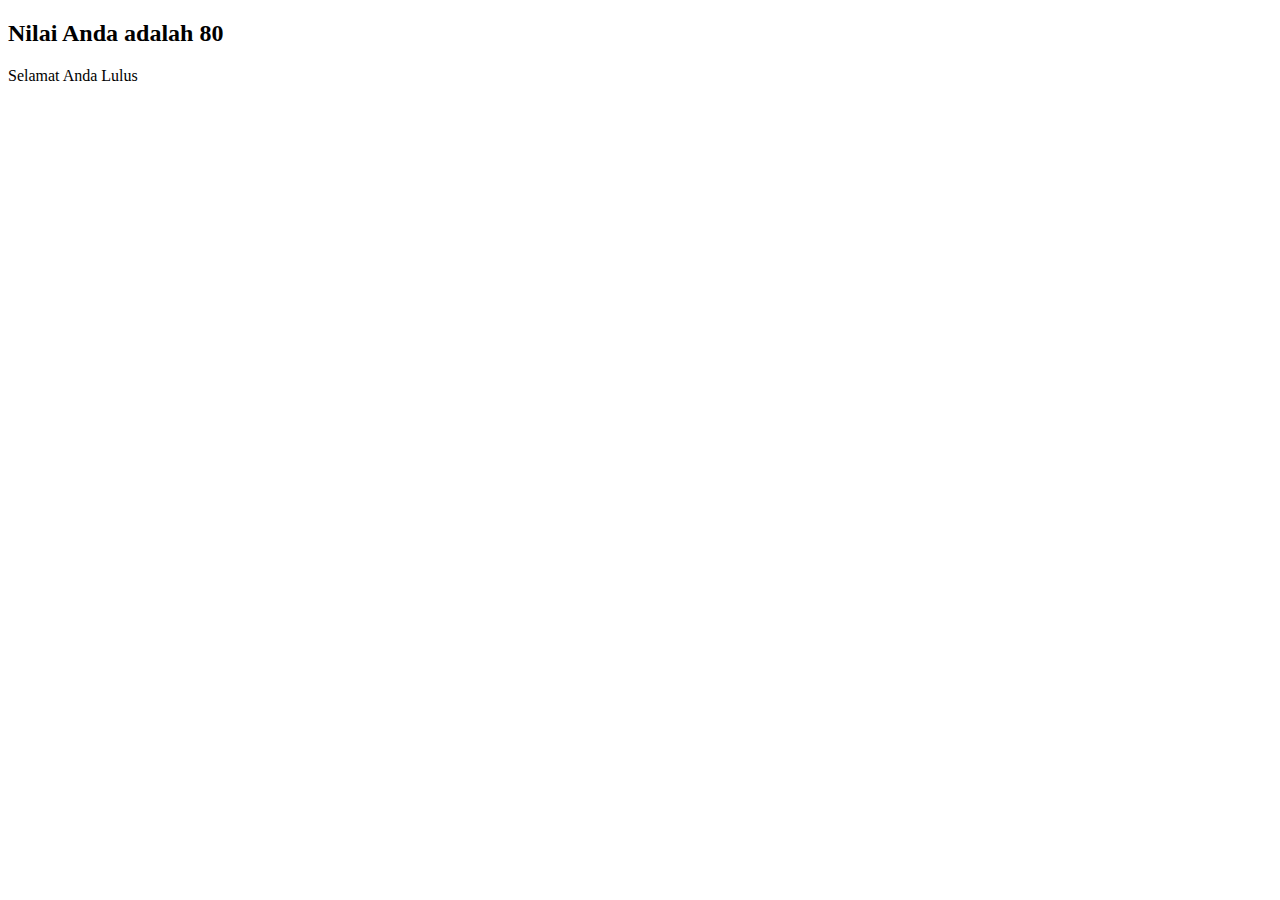
<file: condition/index.html>
<!DOCTYPE html>
<html lang="en">
<head>
    <meta charset="UTF-8">
    <meta name="viewport" content="width=device-width, initial-scale=1.0">
    <title>Condition</title>
</head>
<body>

    <h2 id="cond"></h2>

    <script>

        let nilai = 80;

        if (nilai = 80) {
            document.write("Selamat Anda Lulus");
        } else {
            document.write("Silahkan Coba Lagi");
        }
        document.getElementById("cond").innerHTML = "Nilai Anda adalah " + nilai;

    </script>
    
</body>
</html>
</file>
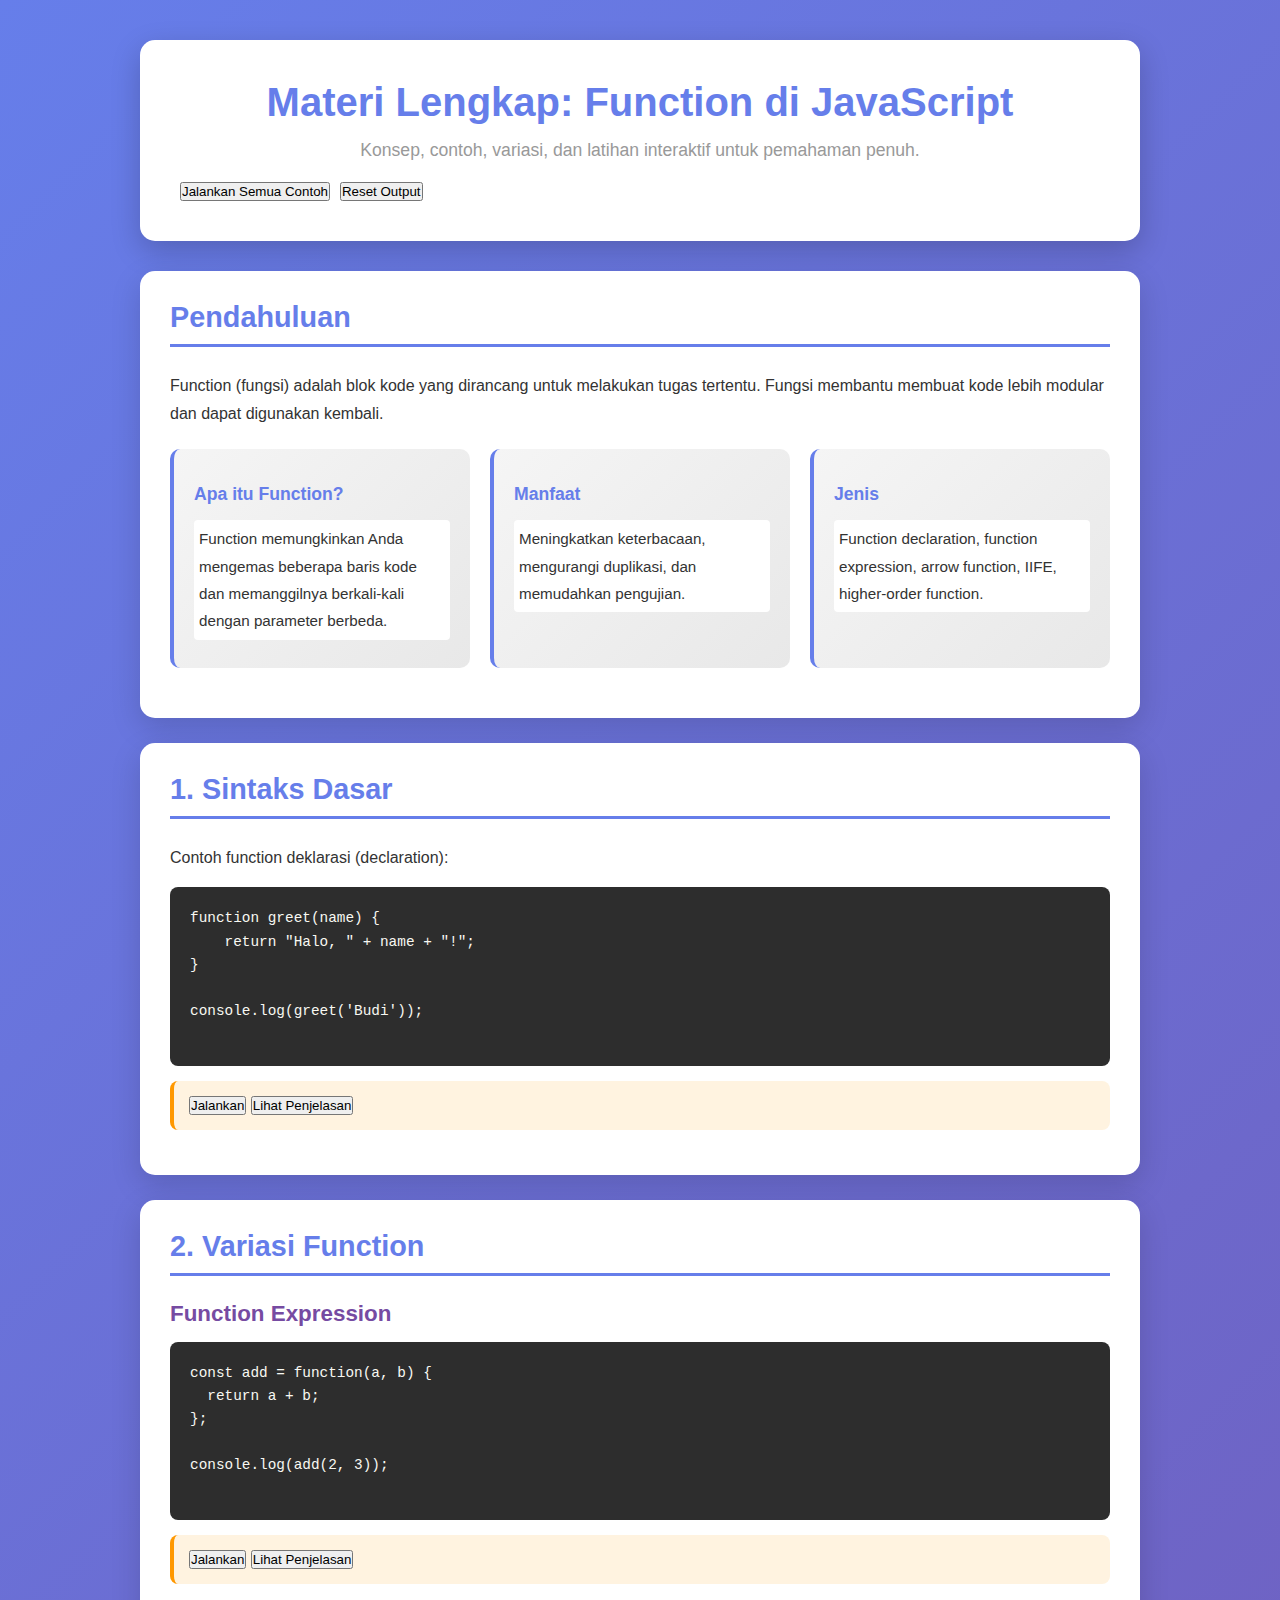
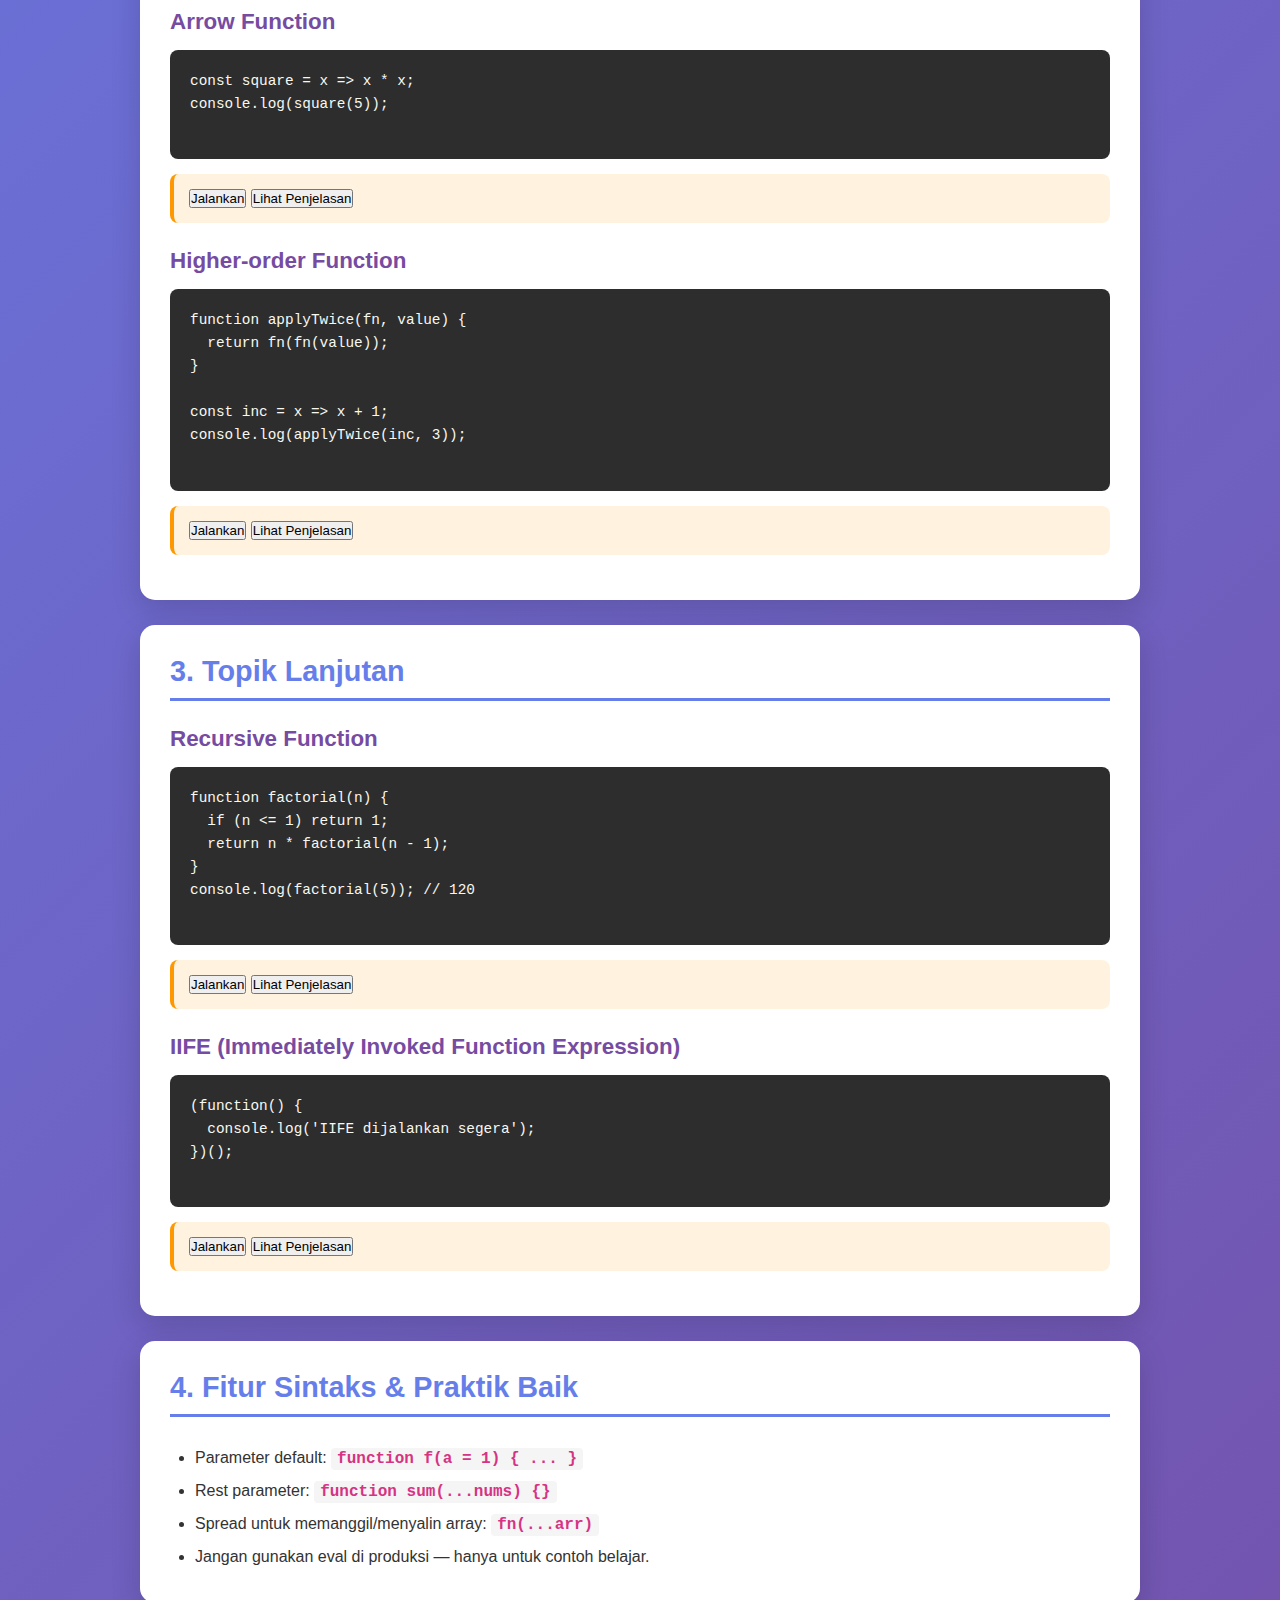
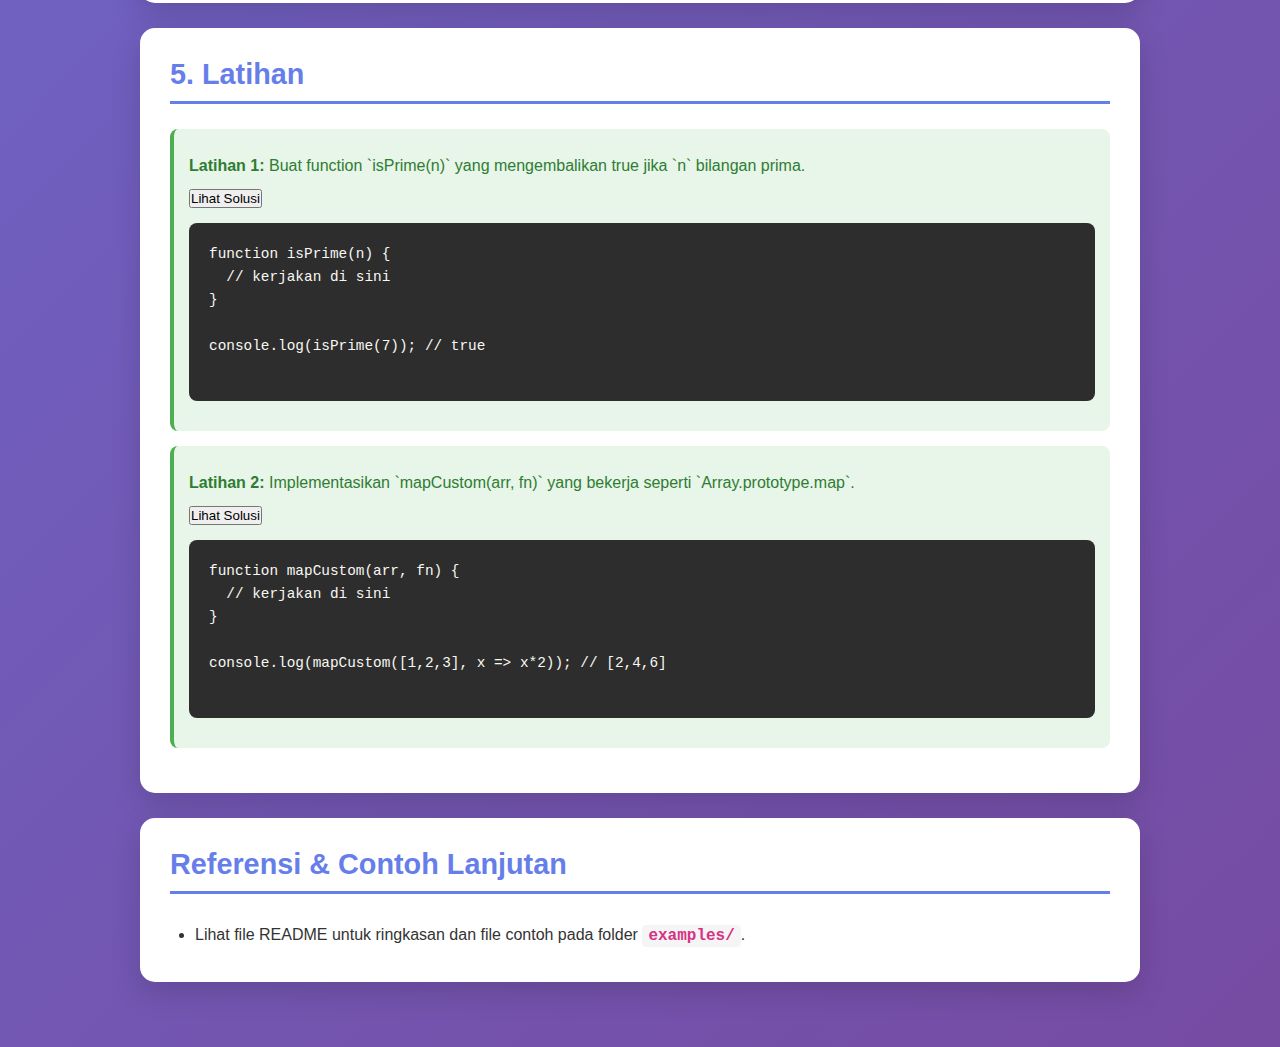
<file: function/index.html>
<!DOCTYPE html>
<html lang="id">
<head>
    <meta charset="UTF-8">
    <meta name="viewport" content="width=device-width, initial-scale=1.0">
    <title>Materi Function — Full</title>
    <link rel="stylesheet" href="style.css">
    <meta name="description" content="Materi lengkap tentang function di JavaScript: teori, contoh, dan latihan interaktif.">
    <style>
        /* Small inline tweak so page looks good if style.css not loaded immediately */
        .top-actions { display:flex; gap:10px; flex-wrap:wrap; margin-top:12px; }
    </style>
</head>
<body>
    <div class="container">
        <header>
            <h1>Materi Lengkap: Function di JavaScript</h1>
            <p class="subtitle">Konsep, contoh, variasi, dan latihan interaktif untuk pemahaman penuh.</p>
            <div class="top-actions">
                <button id="runAll" class="btn">Jalankan Semua Contoh</button>
                <button id="resetAll" class="btn">Reset Output</button>
            </div>
        </header>

        <section class="section">
            <h2>Pendahuluan</h2>
            <p>Function (fungsi) adalah blok kode yang dirancang untuk melakukan tugas tertentu. Fungsi membantu membuat kode lebih modular dan dapat digunakan kembali.</p>
            <div class="concept-grid">
                <div class="concept-card">
                    <h4>Apa itu Function?</h4>
                    <p>Function memungkinkan Anda mengemas beberapa baris kode dan memanggilnya berkali-kali dengan parameter berbeda.</p>
                </div>
                <div class="concept-card">
                    <h4>Manfaat</h4>
                    <p>Meningkatkan keterbacaan, mengurangi duplikasi, dan memudahkan pengujian.</p>
                </div>
                <div class="concept-card">
                    <h4>Jenis</h4>
                    <p>Function declaration, function expression, arrow function, IIFE, higher-order function.</p>
                </div>
            </div>
        </section>

        <section id="basics" class="section">
            <h2>1. Sintaks Dasar</h2>
            <p>Contoh function deklarasi (declaration):</p>
            <pre class="code-box" id="code-decl">
function greet(name) {
    return "Halo, " + name + "!";
}

console.log(greet('Budi'));
            </pre>
            <div class="example-box">
                <button class="run-btn btn" data-target="decl">Jalankan</button>
                <button class="toggle-solution btn" data-target="decl">Lihat Penjelasan</button>
                <pre class="run-output" id="output-decl"></pre>
                <div class="info-box solution" id="solution-decl" style="display:none">
                    <strong>Penjelasan:</strong> Fungsi `greet` menerima parameter `name` dan mengembalikan string sapaan.
                </div>
            </div>
        </section>

        <section id="types" class="section">
            <h2>2. Variasi Function</h2>
            <h3>Function Expression</h3>
            <pre class="code-box" id="code-exp">
const add = function(a, b) {
  return a + b;
};

console.log(add(2, 3));
            </pre>
            <div class="example-box">
                <button class="run-btn btn" data-target="exp">Jalankan</button>
                <button class="toggle-solution btn" data-target="exp">Lihat Penjelasan</button>
                <pre class="run-output" id="output-exp"></pre>
                <div class="info-box solution" id="solution-exp" style="display:none">
                    <strong>Penjelasan:</strong> Function expression disimpan dalam variabel. Tidak dihoisting seperti deklarasi.
                </div>
            </div>

            <h3>Arrow Function</h3>
            <pre class="code-box" id="code-arrow">
const square = x => x * x;
console.log(square(5));
            </pre>
            <div class="example-box">
                <button class="run-btn btn" data-target="arrow">Jalankan</button>
                <button class="toggle-solution btn" data-target="arrow">Lihat Penjelasan</button>
                <pre class="run-output" id="output-arrow"></pre>
                <div class="info-box solution" id="solution-arrow" style="display:none">
                    <strong>Penjelasan:</strong> Arrow function punya sintaks ringkas dan perilaku `this` berbeda.
                </div>
            </div>

            <h3>Higher-order Function</h3>
            <pre class="code-box" id="code-hof">
function applyTwice(fn, value) {
  return fn(fn(value));
}

const inc = x => x + 1;
console.log(applyTwice(inc, 3));
            </pre>
            <div class="example-box">
                <button class="run-btn btn" data-target="hof">Jalankan</button>
                <button class="toggle-solution btn" data-target="hof">Lihat Penjelasan</button>
                <pre class="run-output" id="output-hof"></pre>
                <div class="info-box solution" id="solution-hof" style="display:none">
                    <strong>Penjelasan:</strong> Higher-order function menerima atau mengembalikan function.
                </div>
            </div>
        </section>

        <section id="advanced" class="section">
            <h2>3. Topik Lanjutan</h2>
            <h3>Recursive Function</h3>
            <pre class="code-box" id="code-rec">
function factorial(n) {
  if (n <= 1) return 1;
  return n * factorial(n - 1);
}
console.log(factorial(5)); // 120
            </pre>
            <div class="example-box">
                <button class="run-btn btn" data-target="rec">Jalankan</button>
                <button class="toggle-solution btn" data-target="rec">Lihat Penjelasan</button>
                <pre class="run-output" id="output-rec"></pre>
                <div class="info-box solution" id="solution-rec" style="display:none">
                    <strong>Penjelasan:</strong> Rekursi memanggil fungsi itu sendiri; perhatikan kondisi berhenti.
                </div>
            </div>

            <h3>IIFE (Immediately Invoked Function Expression)</h3>
            <pre class="code-box" id="code-iife">
(function() {
  console.log('IIFE dijalankan segera');
})();
            </pre>
            <div class="example-box">
                <button class="run-btn btn" data-target="iife">Jalankan</button>
                <button class="toggle-solution btn" data-target="iife">Lihat Penjelasan</button>
                <pre class="run-output" id="output-iife"></pre>
                <div class="info-box solution" id="solution-iife" style="display:none">
                    <strong>Penjelasan:</strong> IIFE berguna untuk membuat scope lokal tanpa polusi global.
                </div>
            </div>
        </section>

        <section id="syntax-features" class="section">
            <h2>4. Fitur Sintaks & Praktik Baik</h2>
            <ul>
                <li>Parameter default: <code>function f(a = 1) { ... }</code></li>
                <li>Rest parameter: <code>function sum(...nums) {}</code></li>
                <li>Spread untuk memanggil/menyalin array: <code>fn(...arr)</code></li>
                <li>Jangan gunakan eval di produksi — hanya untuk contoh belajar.</li>
            </ul>
        </section>

        <section id="exercises" class="section">
            <h2>5. Latihan</h2>
            <div class="step-box">
                <p><strong>Latihan 1:</strong> Buat function `isPrime(n)` yang mengembalikan true jika `n` bilangan prima.</p>
                <button class="toggle-solution btn" data-target="ex1">Lihat Solusi</button>
                <pre class="code-box" id="code-ex1">
function isPrime(n) {
  // kerjakan di sini
}

console.log(isPrime(7)); // true
                </pre>
                <div class="info-box solution" id="solution-ex1" style="display:none">
<pre>
function isPrime(n) {
  if (n <= 1) return false;
  for (let i = 2; i <= Math.sqrt(n); i++) {
    if (n % i === 0) return false;
  }
  return true;
}
</pre>
                </div>
            </div>

            <div class="step-box">
                <p><strong>Latihan 2:</strong> Implementasikan `mapCustom(arr, fn)` yang bekerja seperti `Array.prototype.map`.</p>
                <button class="toggle-solution btn" data-target="ex2">Lihat Solusi</button>
                <pre class="code-box" id="code-ex2">
function mapCustom(arr, fn) {
  // kerjakan di sini
}

console.log(mapCustom([1,2,3], x => x*2)); // [2,4,6]
                </pre>
                <div class="info-box solution" id="solution-ex2" style="display:none">
<pre>
function mapCustom(arr, fn) {
  const out = [];
  for (let i = 0; i < arr.length; i++) out.push(fn(arr[i], i, arr));
  return out;
}
</pre>
                </div>
            </div>
        </section>

        <section class="section">
            <h2>Referensi & Contoh Lanjutan</h2>
            <ul>
                <li>Lihat file README untuk ringkasan dan file contoh pada folder <code>examples/</code>.</li>
            </ul>
        </section>
    </div>

    <script src="script.js"></script>
</body>
</html>
</file>
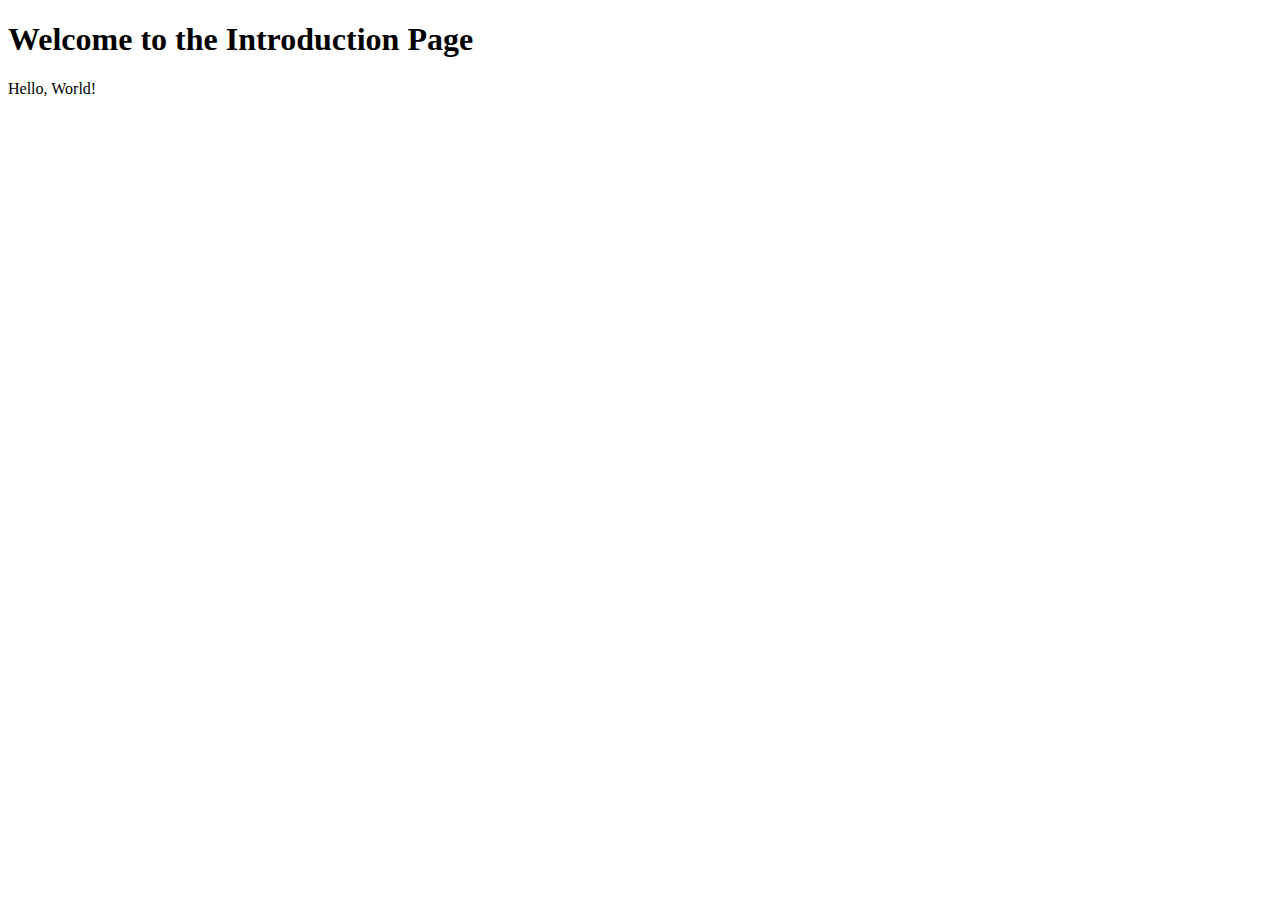
<file: introduction/index.html>
<!DOCTYPE html>
<html lang="en">
<head>
    <meta charset="UTF-8">
    <meta name="viewport" content="width=device-width, initial-scale=1.0">
    <title>Introduction Page</title>
</head>
<body>
    <h1>Welcome to the Introduction Page</h1>
    <p id="demo"></p>

    <script>
        console.log("Hello, World!");
        document.getElementById("demo").innerHTML = "Hello, World!";
    </script>
    <script src="./script.js"></script>
</body>
</html>
</file>
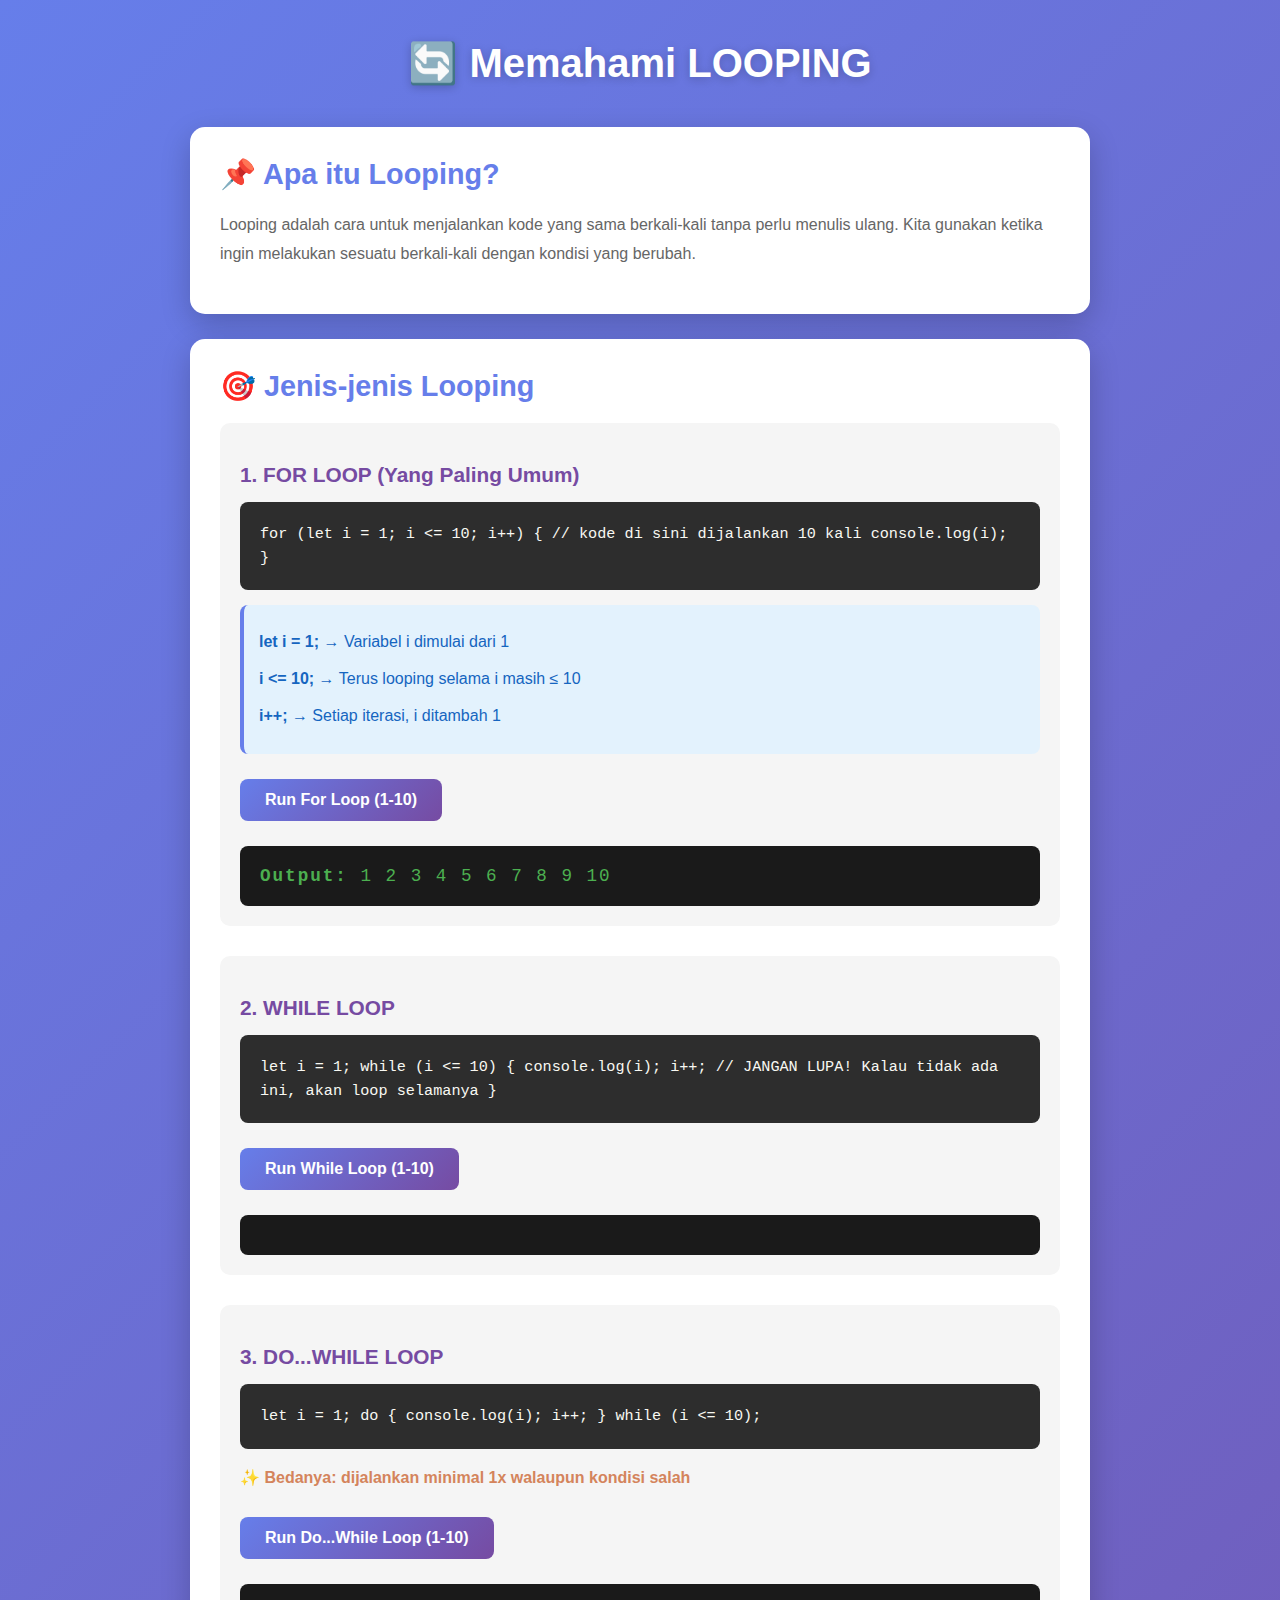
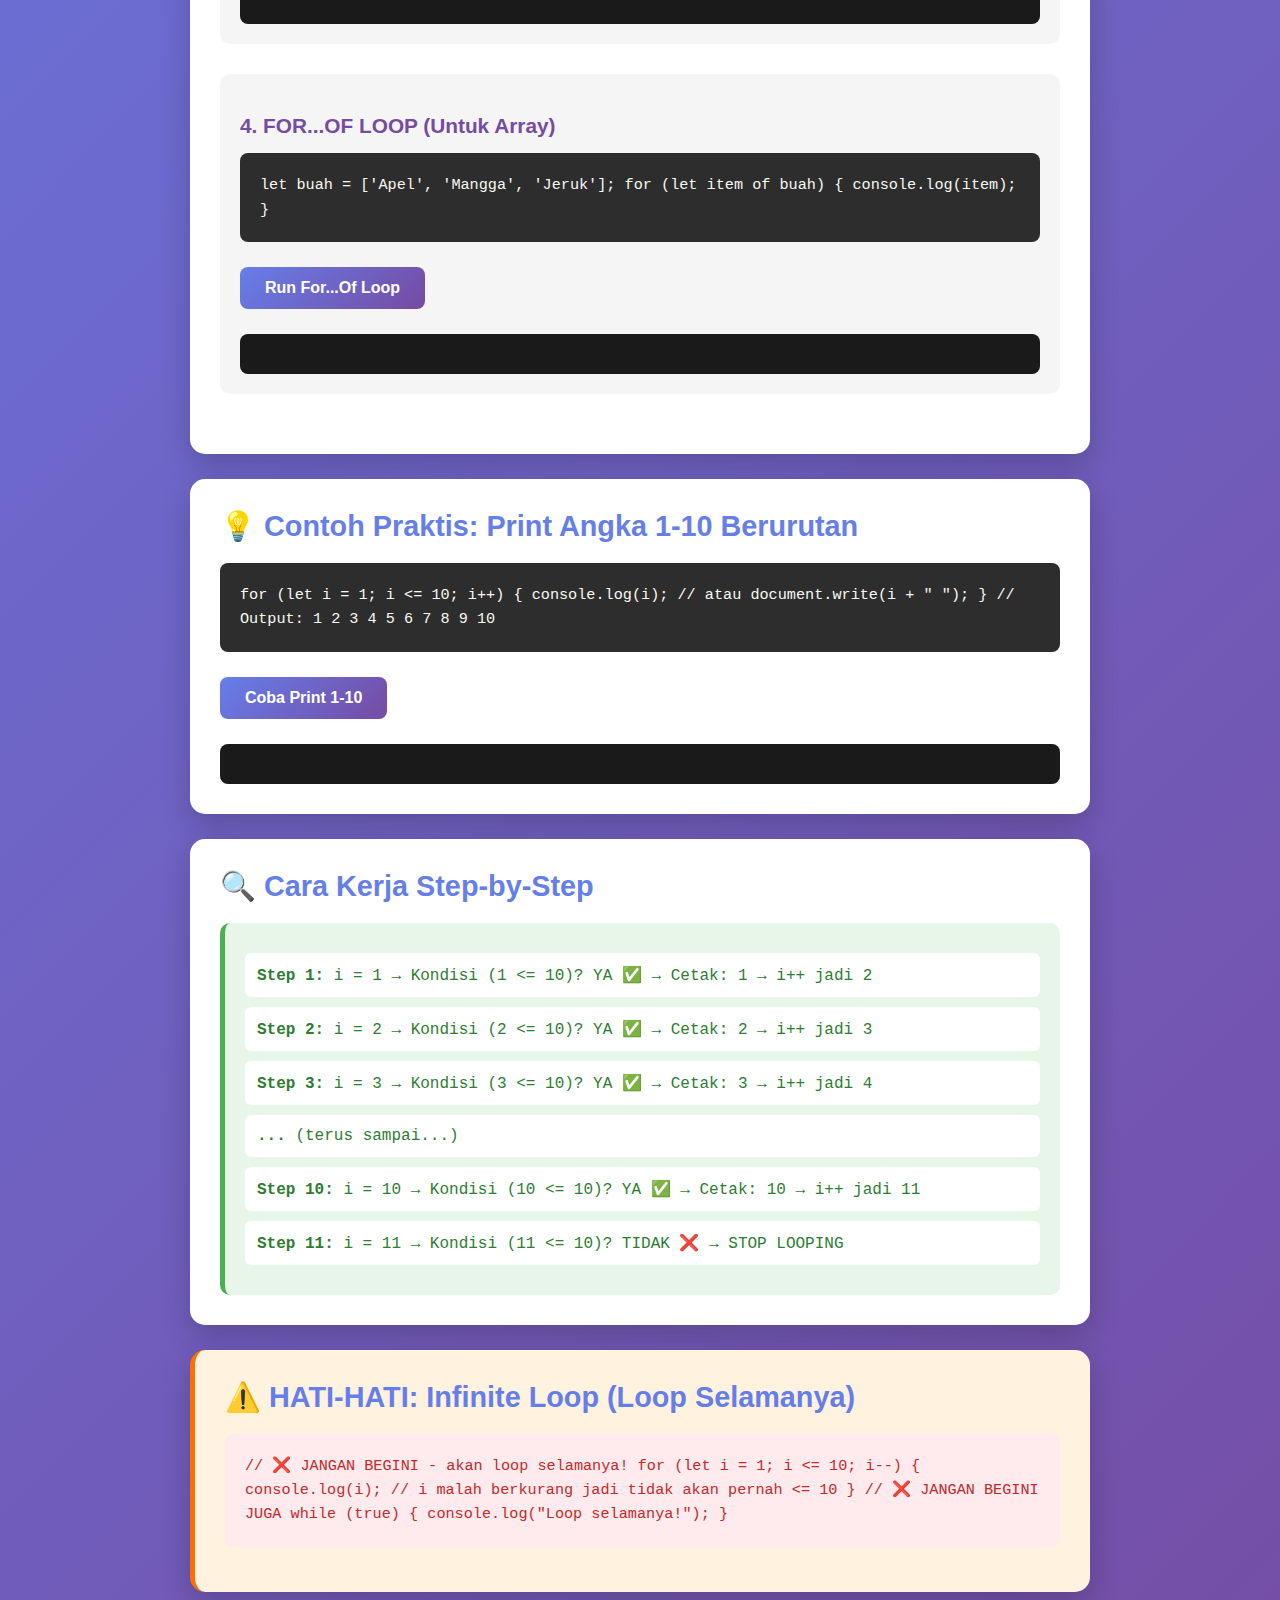
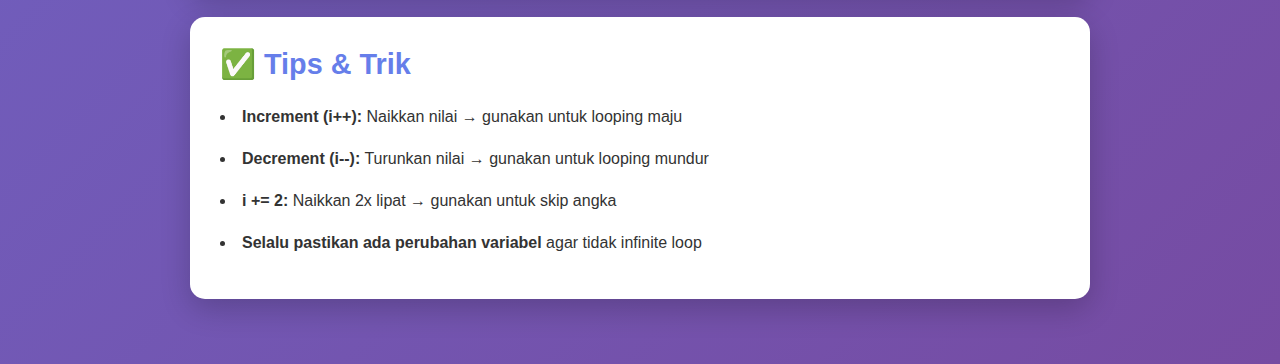
<file: loops/index.html>
<!DOCTYPE html>
<html lang="id">
<head>
    <meta charset="UTF-8">
    <meta name="viewport" content="width=device-width, initial-scale=1.0">
    <title>Penjelasan Looping</title>
    <link rel="stylesheet" href="style.css">
</head>
<body>
    <div class="container">
        <h1>🔄 Memahami LOOPING</h1>
        
        <div class="card">
            <h2>📌 Apa itu Looping?</h2>
            <p>Looping adalah cara untuk menjalankan kode yang sama berkali-kali tanpa perlu menulis ulang. 
            Kita gunakan ketika ingin melakukan sesuatu berkali-kali dengan kondisi yang berubah.</p>
        </div>

        <div class="card">
            <h2>🎯 Jenis-jenis Looping</h2>
            
            <div class="loop-section">
                <h3>1. FOR LOOP (Yang Paling Umum)</h3>
                <div class="code-block">
                    <code>
for (let i = 1; i <= 10; i++) {
    // kode di sini dijalankan 10 kali
    console.log(i);
}
                    </code>
                </div>
                <div class="breakdown">
                    <p><strong>let i = 1;</strong> → Variabel i dimulai dari 1</p>
                    <p><strong>i <= 10;</strong> → Terus looping selama i masih ≤ 10</p>
                    <p><strong>i++;</strong> → Setiap iterasi, i ditambah 1</p>
                </div>
                <button onclick="demonstrateForLoop()">Run For Loop (1-10)</button>
                <div id="forLoopOutput" class="output"></div>
            </div>

            <div class="loop-section">
                <h3>2. WHILE LOOP</h3>
                <div class="code-block">
                    <code>
let i = 1;
while (i <= 10) {
    console.log(i);
    i++; // JANGAN LUPA! Kalau tidak ada ini, akan loop selamanya
}
                    </code>
                </div>
                <button onclick="demonstrateWhileLoop()">Run While Loop (1-10)</button>
                <div id="whileLoopOutput" class="output"></div>
            </div>

            <div class="loop-section">
                <h3>3. DO...WHILE LOOP</h3>
                <div class="code-block">
                    <code>
let i = 1;
do {
    console.log(i);
    i++;
} while (i <= 10);
                    </code>
                </div>
                <p style="color: #d4845c; font-weight: bold;">✨ Bedanya: dijalankan minimal 1x walaupun kondisi salah</p>
                <button onclick="demonstrateDoWhileLoop()">Run Do...While Loop (1-10)</button>
                <div id="doWhileLoopOutput" class="output"></div>
            </div>

            <div class="loop-section">
                <h3>4. FOR...OF LOOP (Untuk Array)</h3>
                <div class="code-block">
                    <code>
let buah = ['Apel', 'Mangga', 'Jeruk'];
for (let item of buah) {
    console.log(item);
}
                    </code>
                </div>
                <button onclick="demonstrateForOfLoop()">Run For...Of Loop</button>
                <div id="forOfLoopOutput" class="output"></div>
            </div>
        </div>

        <div class="card">
            <h2>💡 Contoh Praktis: Print Angka 1-10 Berurutan</h2>
            <div class="code-block">
                <code>
for (let i = 1; i <= 10; i++) {
    console.log(i); // atau document.write(i + " ");
}
// Output: 1 2 3 4 5 6 7 8 9 10
                </code>
            </div>
            <button onclick="printNumbers()">Coba Print 1-10</button>
            <div id="numberOutput" class="output"></div>
        </div>

        <div class="card">
            <h2>🔍 Cara Kerja Step-by-Step</h2>
            <div class="step-by-step">
                <div class="step">
                    <strong>Step 1:</strong> i = 1 → Kondisi (1 <= 10)? YA ✅ → Cetak: 1 → i++ jadi 2
                </div>
                <div class="step">
                    <strong>Step 2:</strong> i = 2 → Kondisi (2 <= 10)? YA ✅ → Cetak: 2 → i++ jadi 3
                </div>
                <div class="step">
                    <strong>Step 3:</strong> i = 3 → Kondisi (3 <= 10)? YA ✅ → Cetak: 3 → i++ jadi 4
                </div>
                <div class="step">
                    <strong>...</strong> (terus sampai...)
                </div>
                <div class="step">
                    <strong>Step 10:</strong> i = 10 → Kondisi (10 <= 10)? YA ✅ → Cetak: 10 → i++ jadi 11
                </div>
                <div class="step">
                    <strong>Step 11:</strong> i = 11 → Kondisi (11 <= 10)? TIDAK ❌ → STOP LOOPING
                </div>
            </div>
        </div>

        <div class="card warning">
            <h2>⚠️ HATI-HATI: Infinite Loop (Loop Selamanya)</h2>
            <div class="code-block" style="background-color: #ffebee;">
                <code style="color: #c62828;">
// ❌ JANGAN BEGINI - akan loop selamanya!
for (let i = 1; i <= 10; i--) {
    console.log(i); // i malah berkurang jadi tidak akan pernah <= 10
}

// ❌ JANGAN BEGINI JUGA
while (true) {
    console.log("Loop selamanya!");
}
                </code>
            </div>
        </div>

        <div class="card">
            <h2>✅ Tips & Trik</h2>
            <ul>
                <li><strong>Increment (i++):</strong> Naikkan nilai → gunakan untuk looping maju</li>
                <li><strong>Decrement (i--):</strong> Turunkan nilai → gunakan untuk looping mundur</li>
                <li><strong>i += 2:</strong> Naikkan 2x lipat → gunakan untuk skip angka</li>
                <li><strong>Selalu pastikan ada perubahan variabel</strong> agar tidak infinite loop</li>
            </ul>
        </div>
    </div>

    <script src="script.js"></script>
</body>
</html>
</file>
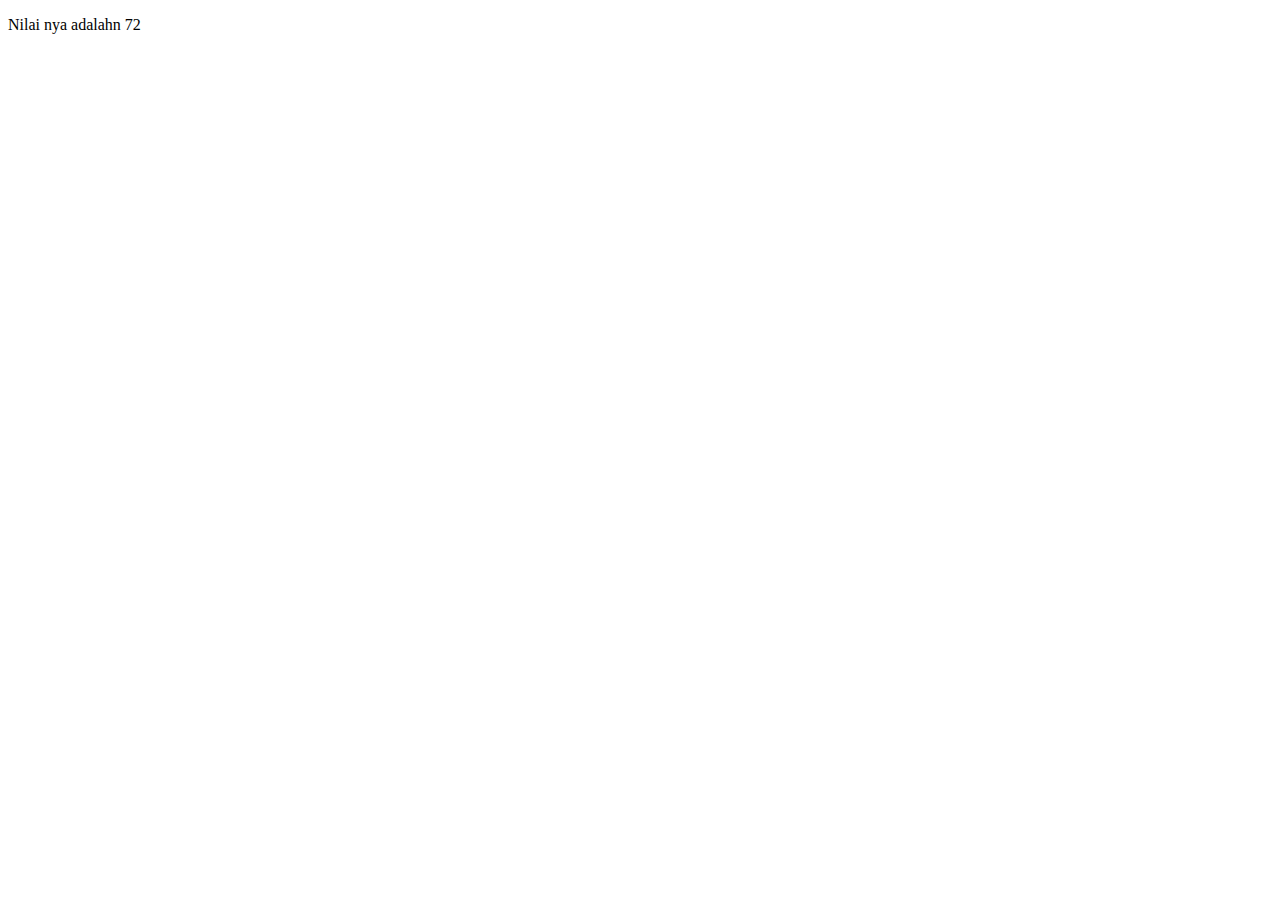
<file: operation/index.html>
<!DOCTYPE html>
<html lang="en">
<head>
    <meta charset="UTF-8">
    <meta name="viewport" content="width=device-width, initial-scale=1.0">
    <title>Operation</title>
</head>
<body>
    <p id="plus"></p>     
    
    <script>
        let x = 10;
        let y = 11;
        let z = x + y;
        let k = 20 + x + y + z;
        k += 10;

        document.getElementById("plus").innerHTML = "Nilai nya adalahn " + k;

    </script>
    
</body>
</html>
</file>
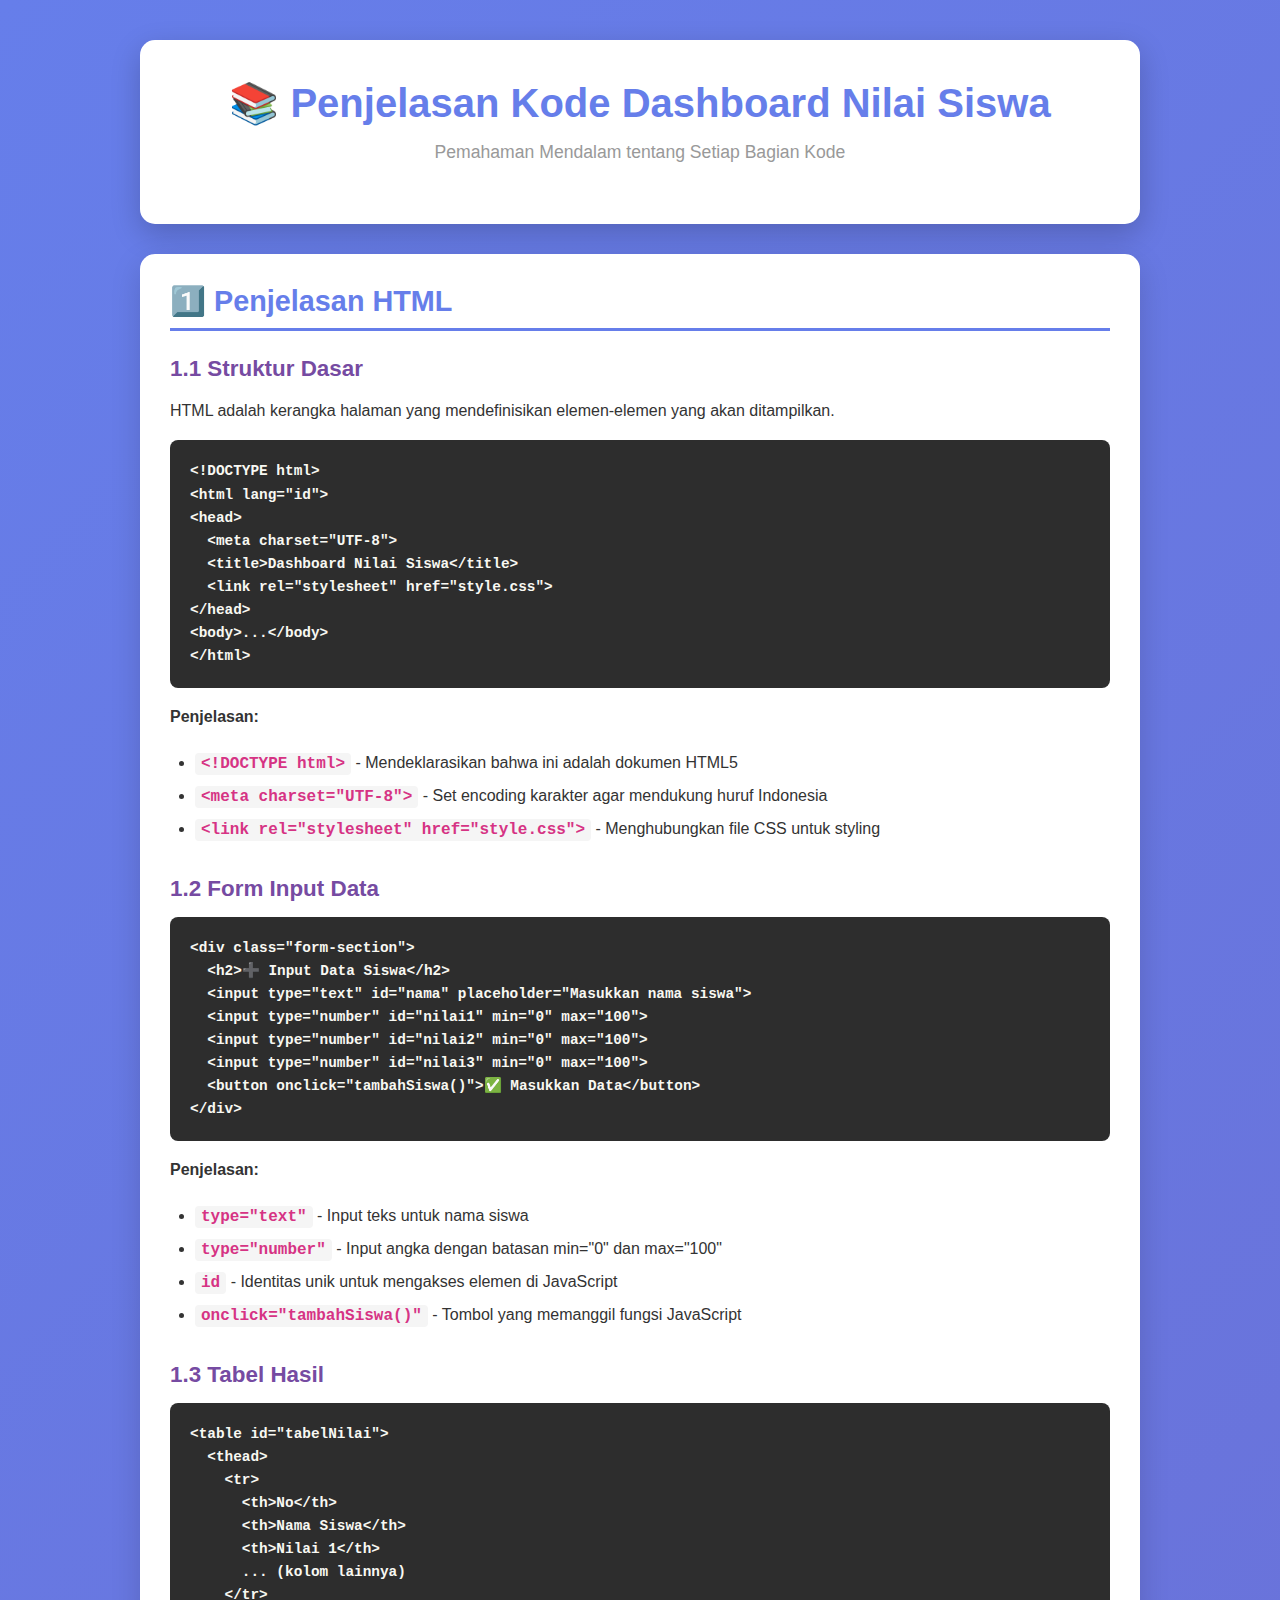
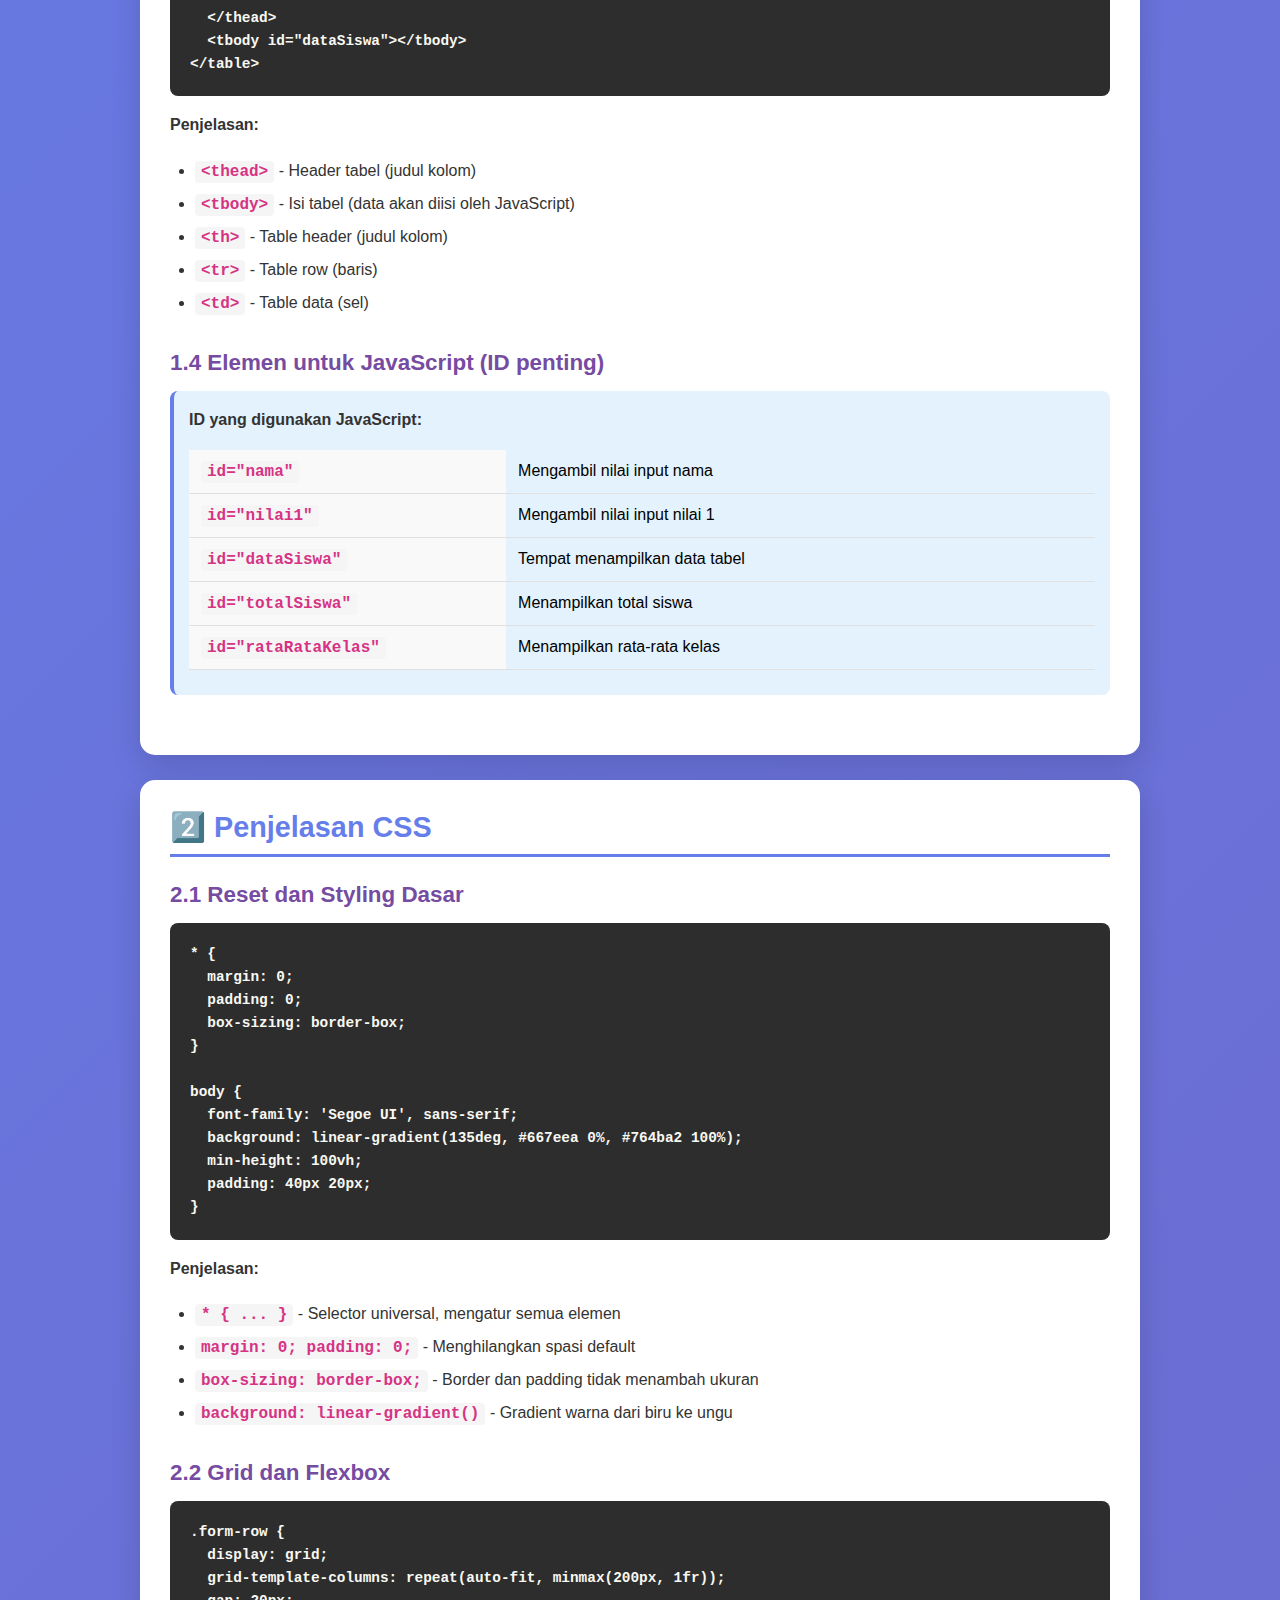
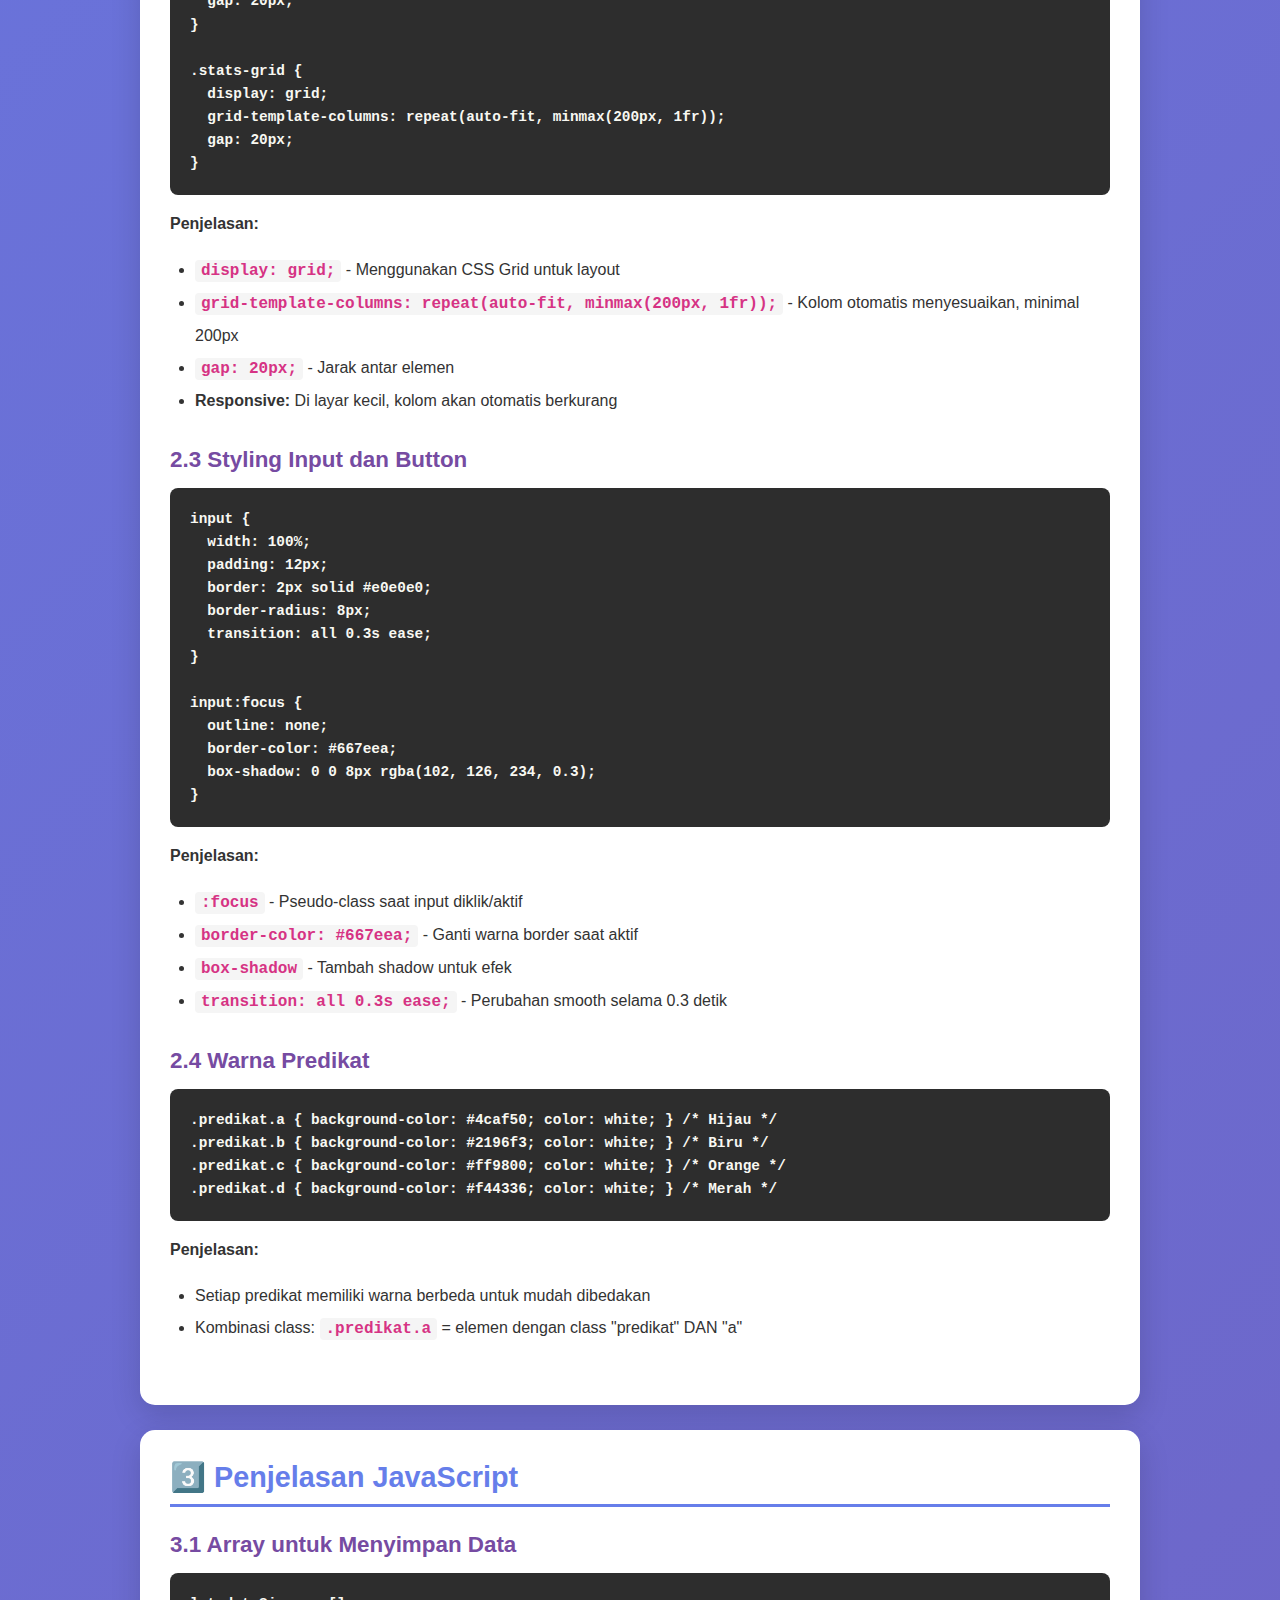
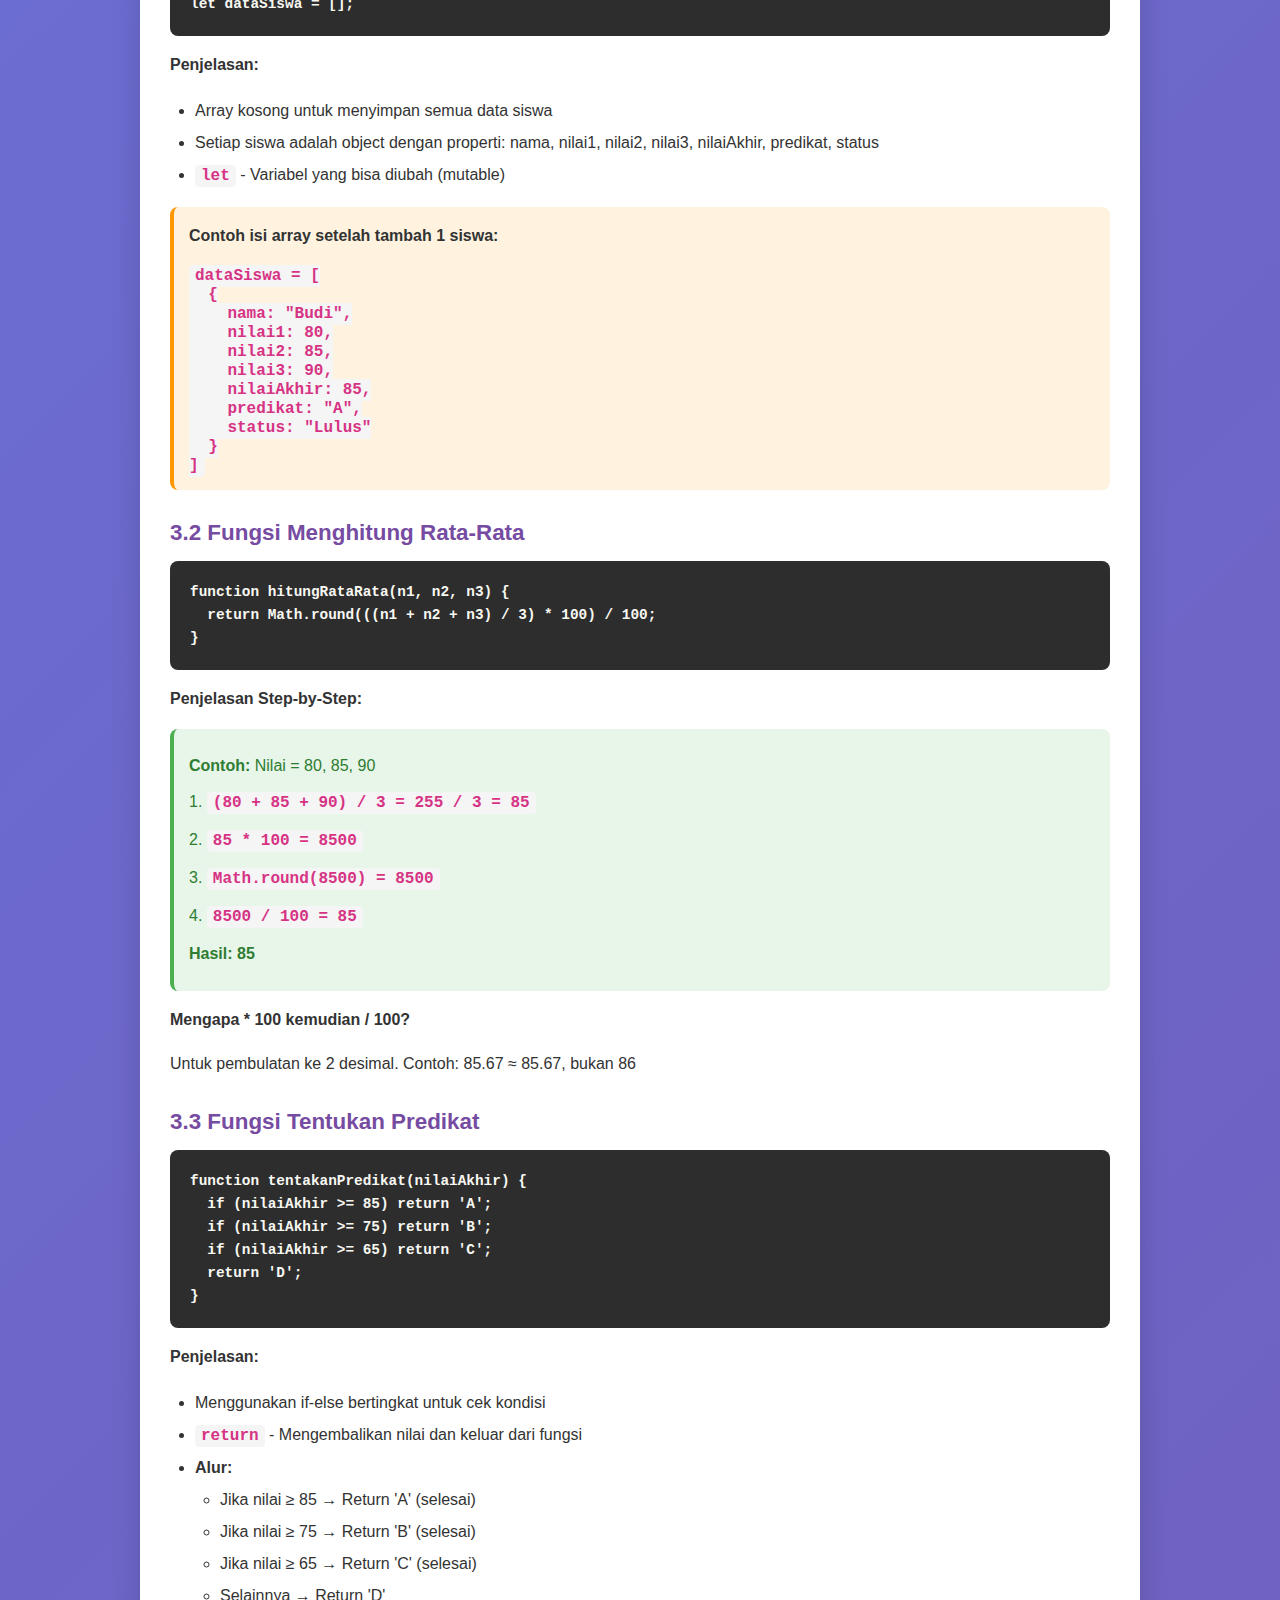
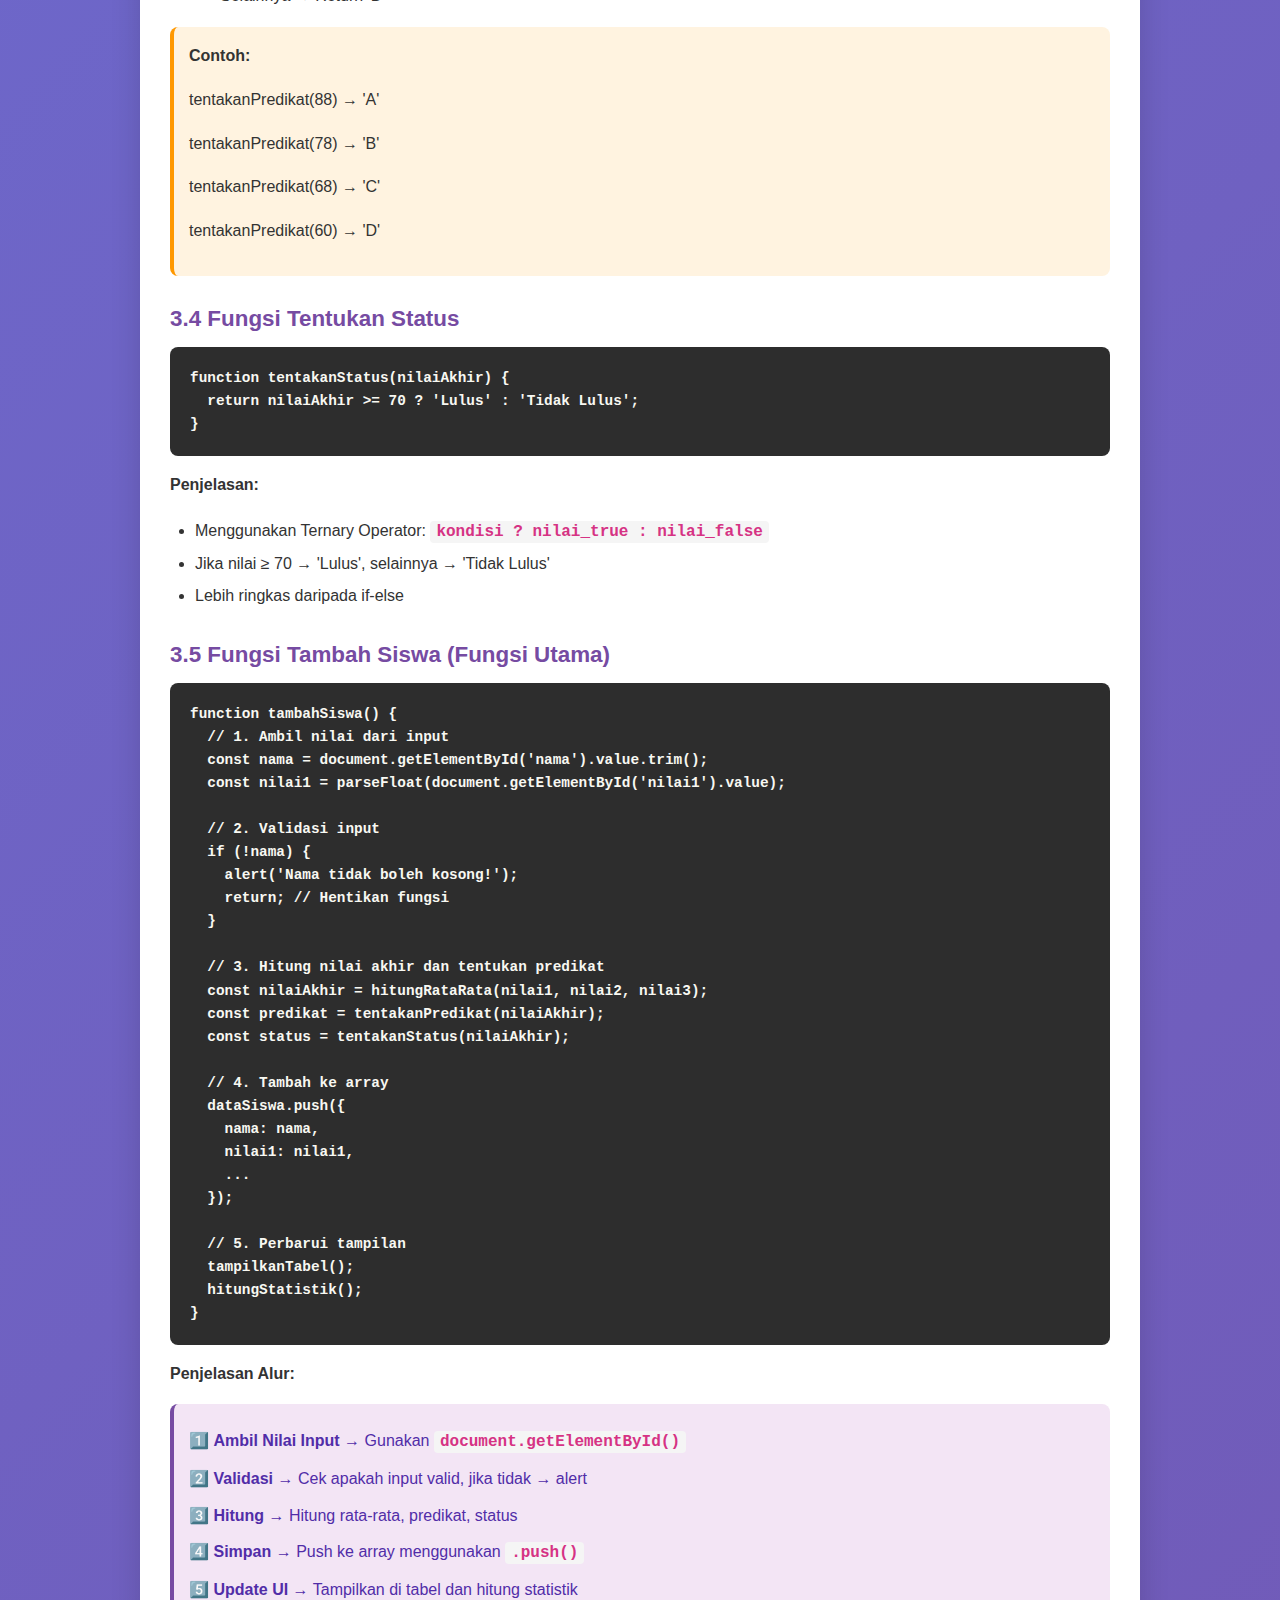
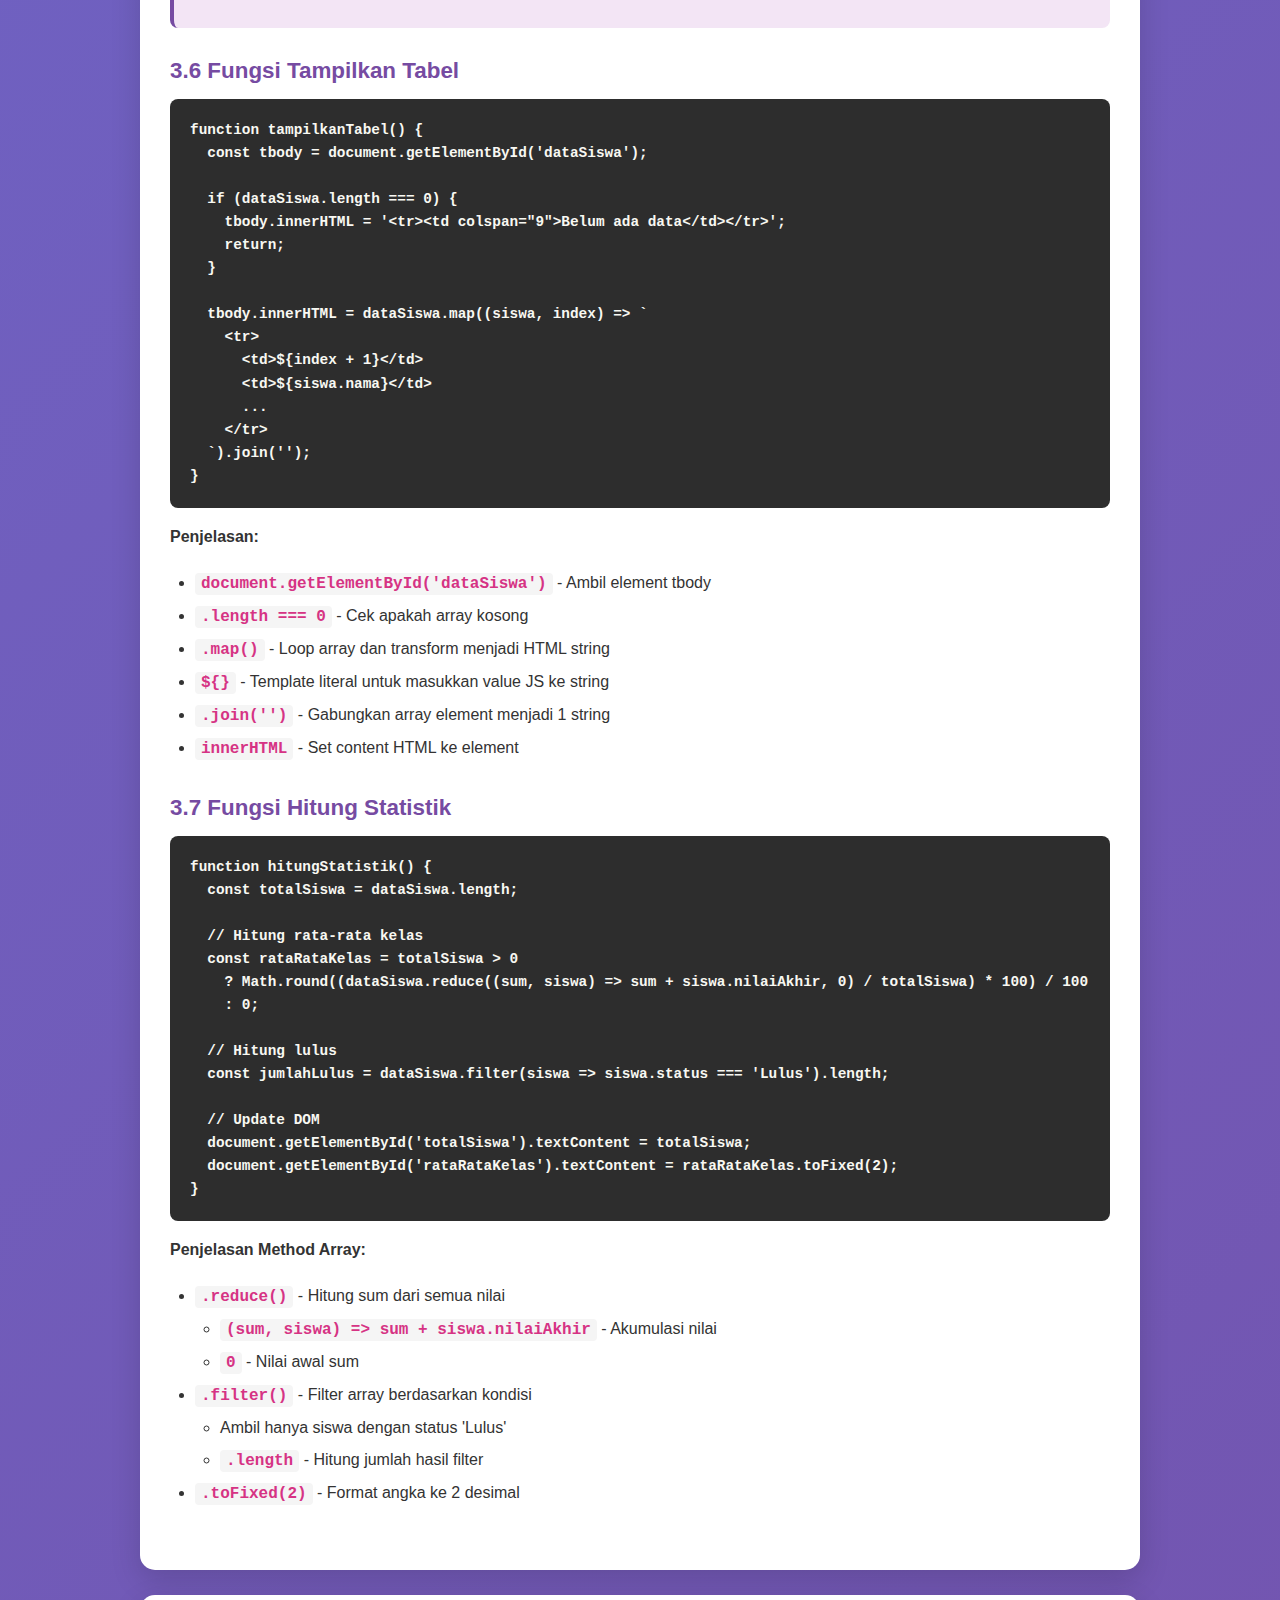
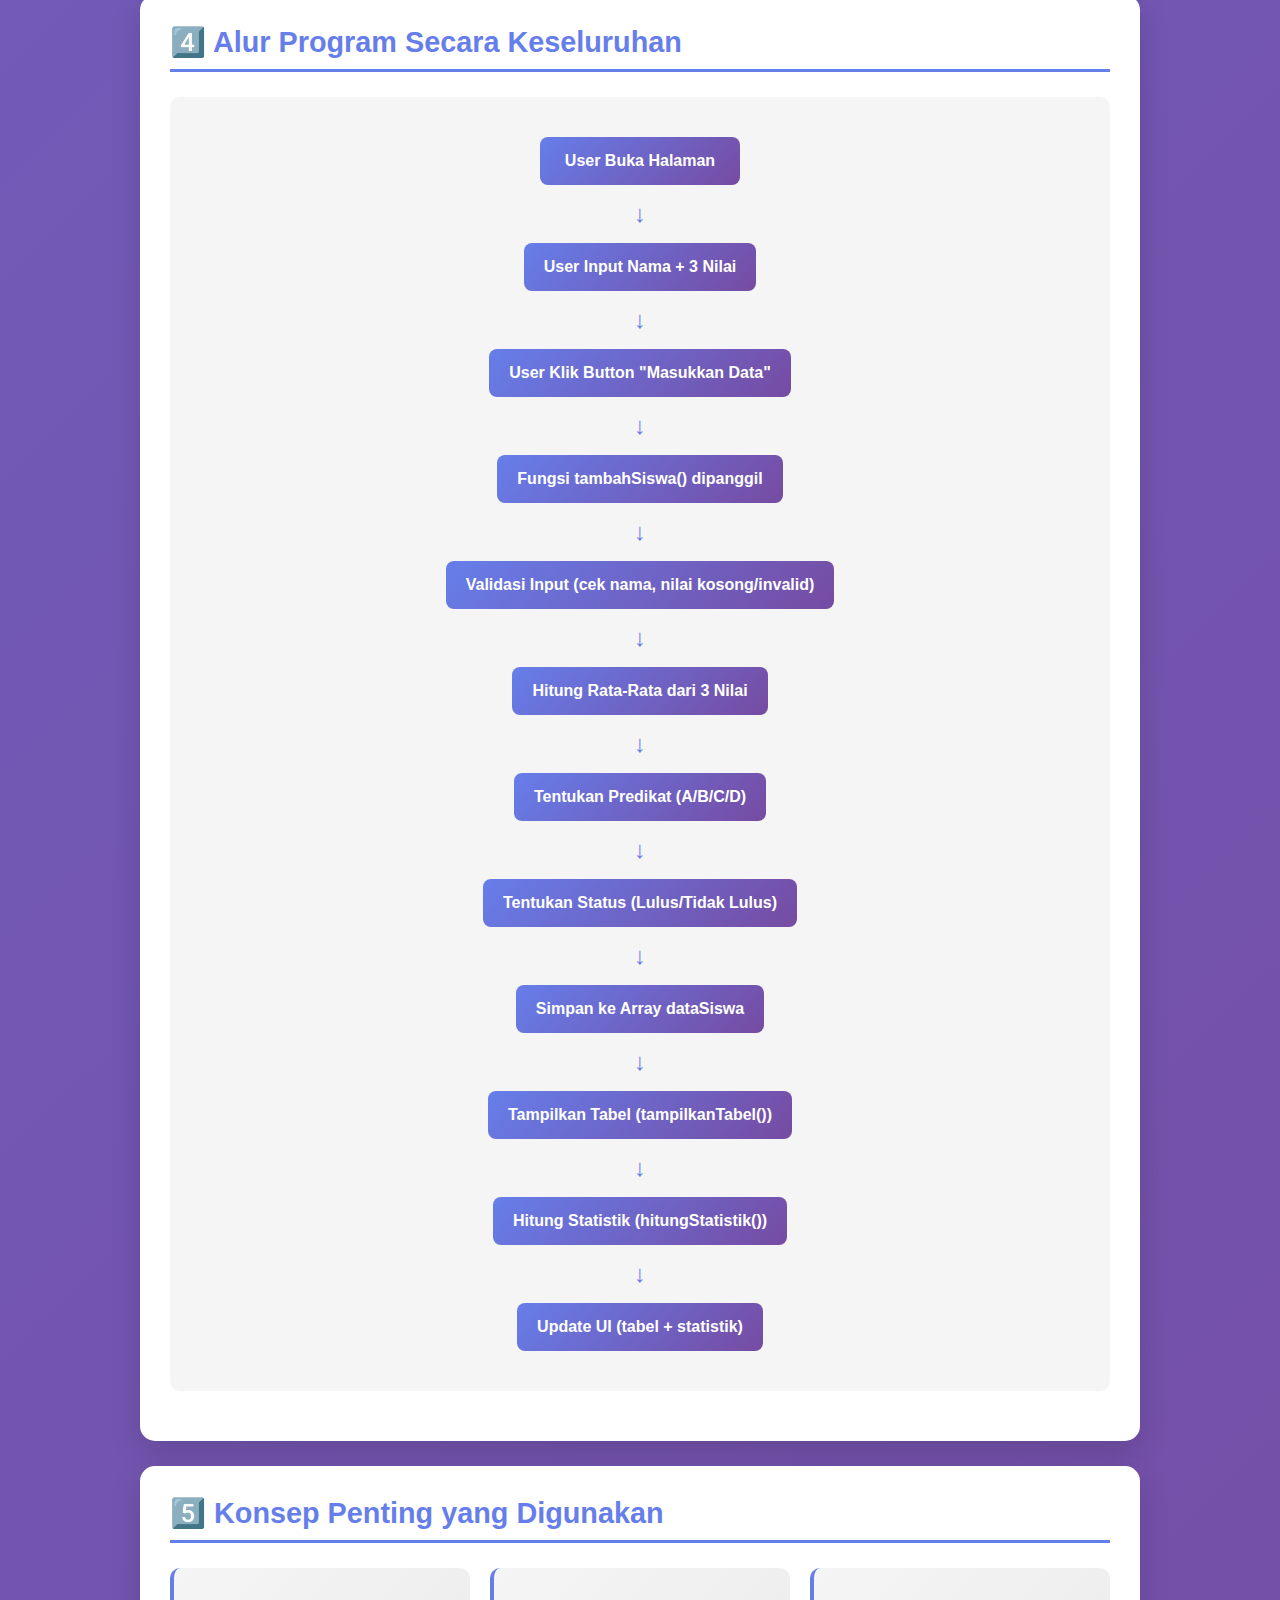
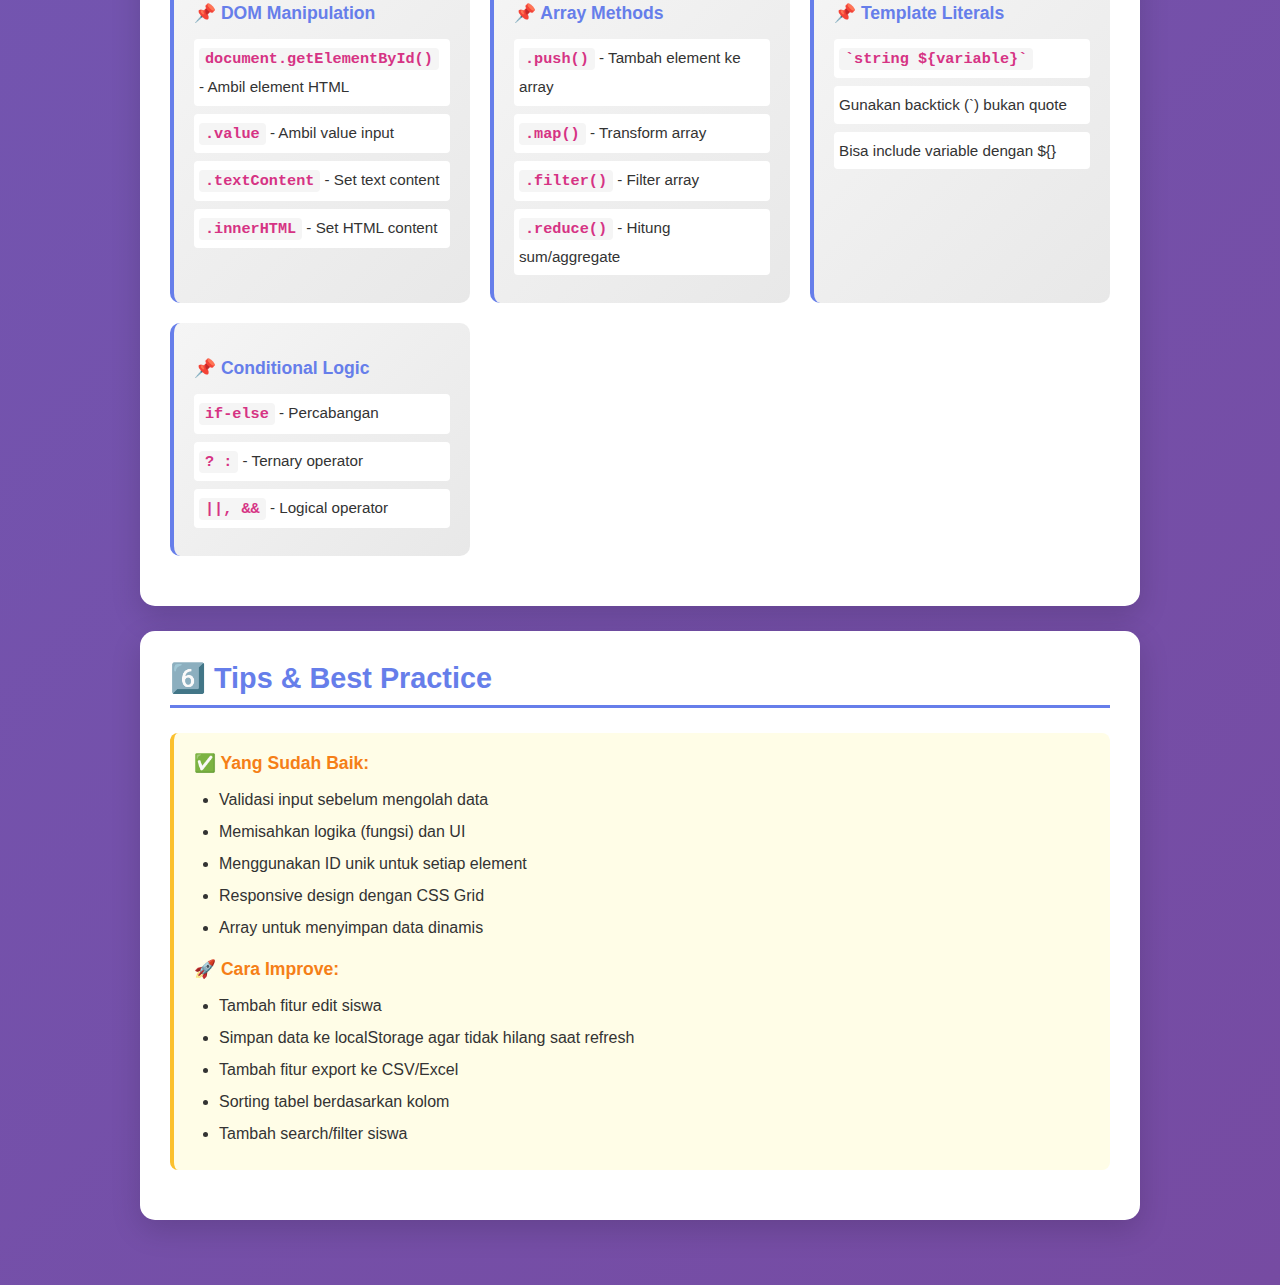
<file: penjelasan3/index.html>
<!DOCTYPE html>
<html lang="id">
<head>
    <meta charset="UTF-8">
    <meta name="viewport" content="width=device-width, initial-scale=1.0">
    <title>Penjelasan Kode Dashboard Nilai Siswa</title>
    <link rel="stylesheet" href="style.css">
</head>
<body>
    <div class="container">
        <header>
            <h1>📚 Penjelasan Kode Dashboard Nilai Siswa</h1>
            <p class="subtitle">Pemahaman Mendalam tentang Setiap Bagian Kode</p>
        </header>

        <!-- HTML Section -->
        <section class="section">
            <h2>1️⃣ Penjelasan HTML</h2>
            
            <div class="subsection">
                <h3>1.1 Struktur Dasar</h3>
                <p>HTML adalah kerangka halaman yang mendefinisikan elemen-elemen yang akan ditampilkan.</p>
                
                <div class="code-box">
                    <code>
&lt;!DOCTYPE html&gt;<br>
&lt;html lang="id"&gt;<br>
&lt;head&gt;<br>
&nbsp;&nbsp;&lt;meta charset="UTF-8"&gt;<br>
&nbsp;&nbsp;&lt;title&gt;Dashboard Nilai Siswa&lt;/title&gt;<br>
&nbsp;&nbsp;&lt;link rel="stylesheet" href="style.css"&gt;<br>
&lt;/head&gt;<br>
&lt;body&gt;...&lt;/body&gt;<br>
&lt;/html&gt;
                    </code>
                </div>
                <p><strong>Penjelasan:</strong></p>
                <ul>
                    <li><code>&lt;!DOCTYPE html&gt;</code> - Mendeklarasikan bahwa ini adalah dokumen HTML5</li>
                    <li><code>&lt;meta charset="UTF-8"&gt;</code> - Set encoding karakter agar mendukung huruf Indonesia</li>
                    <li><code>&lt;link rel="stylesheet" href="style.css"&gt;</code> - Menghubungkan file CSS untuk styling</li>
                </ul>
            </div>

            <div class="subsection">
                <h3>1.2 Form Input Data</h3>
                <div class="code-box">
                    <code>
&lt;div class="form-section"&gt;<br>
&nbsp;&nbsp;&lt;h2&gt;➕ Input Data Siswa&lt;/h2&gt;<br>
&nbsp;&nbsp;&lt;input type="text" id="nama" placeholder="Masukkan nama siswa"&gt;<br>
&nbsp;&nbsp;&lt;input type="number" id="nilai1" min="0" max="100"&gt;<br>
&nbsp;&nbsp;&lt;input type="number" id="nilai2" min="0" max="100"&gt;<br>
&nbsp;&nbsp;&lt;input type="number" id="nilai3" min="0" max="100"&gt;<br>
&nbsp;&nbsp;&lt;button onclick="tambahSiswa()"&gt;✅ Masukkan Data&lt;/button&gt;<br>
&lt;/div&gt;
                    </code>
                </div>
                <p><strong>Penjelasan:</strong></p>
                <ul>
                    <li><code>type="text"</code> - Input teks untuk nama siswa</li>
                    <li><code>type="number"</code> - Input angka dengan batasan min="0" dan max="100"</li>
                    <li><code>id</code> - Identitas unik untuk mengakses elemen di JavaScript</li>
                    <li><code>onclick="tambahSiswa()"</code> - Tombol yang memanggil fungsi JavaScript</li>
                </ul>
            </div>

            <div class="subsection">
                <h3>1.3 Tabel Hasil</h3>
                <div class="code-box">
                    <code>
&lt;table id="tabelNilai"&gt;<br>
&nbsp;&nbsp;&lt;thead&gt;<br>
&nbsp;&nbsp;&nbsp;&nbsp;&lt;tr&gt;<br>
&nbsp;&nbsp;&nbsp;&nbsp;&nbsp;&nbsp;&lt;th&gt;No&lt;/th&gt;<br>
&nbsp;&nbsp;&nbsp;&nbsp;&nbsp;&nbsp;&lt;th&gt;Nama Siswa&lt;/th&gt;<br>
&nbsp;&nbsp;&nbsp;&nbsp;&nbsp;&nbsp;&lt;th&gt;Nilai 1&lt;/th&gt;<br>
&nbsp;&nbsp;&nbsp;&nbsp;&nbsp;&nbsp;... (kolom lainnya)<br>
&nbsp;&nbsp;&nbsp;&nbsp;&lt;/tr&gt;<br>
&nbsp;&nbsp;&lt;/thead&gt;<br>
&nbsp;&nbsp;&lt;tbody id="dataSiswa"&gt;&lt;/tbody&gt;<br>
&lt;/table&gt;
                    </code>
                </div>
                <p><strong>Penjelasan:</strong></p>
                <ul>
                    <li><code>&lt;thead&gt;</code> - Header tabel (judul kolom)</li>
                    <li><code>&lt;tbody&gt;</code> - Isi tabel (data akan diisi oleh JavaScript)</li>
                    <li><code>&lt;th&gt;</code> - Table header (judul kolom)</li>
                    <li><code>&lt;tr&gt;</code> - Table row (baris)</li>
                    <li><code>&lt;td&gt;</code> - Table data (sel)</li>
                </ul>
            </div>

            <div class="subsection">
                <h3>1.4 Elemen untuk JavaScript (ID penting)</h3>
                <div class="info-box">
                    <p><strong>ID yang digunakan JavaScript:</strong></p>
                    <table class="mini-table">
                        <tr>
                            <td><code>id="nama"</code></td>
                            <td>Mengambil nilai input nama</td>
                        </tr>
                        <tr>
                            <td><code>id="nilai1"</code></td>
                            <td>Mengambil nilai input nilai 1</td>
                        </tr>
                        <tr>
                            <td><code>id="dataSiswa"</code></td>
                            <td>Tempat menampilkan data tabel</td>
                        </tr>
                        <tr>
                            <td><code>id="totalSiswa"</code></td>
                            <td>Menampilkan total siswa</td>
                        </tr>
                        <tr>
                            <td><code>id="rataRataKelas"</code></td>
                            <td>Menampilkan rata-rata kelas</td>
                        </tr>
                    </table>
                </div>
            </div>
        </section>

        <!-- CSS Section -->
        <section class="section">
            <h2>2️⃣ Penjelasan CSS</h2>

            <div class="subsection">
                <h3>2.1 Reset dan Styling Dasar</h3>
                <div class="code-box">
                    <code>
* {<br>
&nbsp;&nbsp;margin: 0;<br>
&nbsp;&nbsp;padding: 0;<br>
&nbsp;&nbsp;box-sizing: border-box;<br>
}<br>
<br>
body {<br>
&nbsp;&nbsp;font-family: 'Segoe UI', sans-serif;<br>
&nbsp;&nbsp;background: linear-gradient(135deg, #667eea 0%, #764ba2 100%);<br>
&nbsp;&nbsp;min-height: 100vh;<br>
&nbsp;&nbsp;padding: 40px 20px;<br>
}
                    </code>
                </div>
                <p><strong>Penjelasan:</strong></p>
                <ul>
                    <li><code>* { ... }</code> - Selector universal, mengatur semua elemen</li>
                    <li><code>margin: 0; padding: 0;</code> - Menghilangkan spasi default</li>
                    <li><code>box-sizing: border-box;</code> - Border dan padding tidak menambah ukuran</li>
                    <li><code>background: linear-gradient()</code> - Gradient warna dari biru ke ungu</li>
                </ul>
            </div>

            <div class="subsection">
                <h3>2.2 Grid dan Flexbox</h3>
                <div class="code-box">
                    <code>
.form-row {<br>
&nbsp;&nbsp;display: grid;<br>
&nbsp;&nbsp;grid-template-columns: repeat(auto-fit, minmax(200px, 1fr));<br>
&nbsp;&nbsp;gap: 20px;<br>
}<br>
<br>
.stats-grid {<br>
&nbsp;&nbsp;display: grid;<br>
&nbsp;&nbsp;grid-template-columns: repeat(auto-fit, minmax(200px, 1fr));<br>
&nbsp;&nbsp;gap: 20px;<br>
}
                    </code>
                </div>
                <p><strong>Penjelasan:</strong></p>
                <ul>
                    <li><code>display: grid;</code> - Menggunakan CSS Grid untuk layout</li>
                    <li><code>grid-template-columns: repeat(auto-fit, minmax(200px, 1fr));</code> - Kolom otomatis menyesuaikan, minimal 200px</li>
                    <li><code>gap: 20px;</code> - Jarak antar elemen</li>
                    <li><strong>Responsive:</strong> Di layar kecil, kolom akan otomatis berkurang</li>
                </ul>
            </div>

            <div class="subsection">
                <h3>2.3 Styling Input dan Button</h3>
                <div class="code-box">
                    <code>
input {<br>
&nbsp;&nbsp;width: 100%;<br>
&nbsp;&nbsp;padding: 12px;<br>
&nbsp;&nbsp;border: 2px solid #e0e0e0;<br>
&nbsp;&nbsp;border-radius: 8px;<br>
&nbsp;&nbsp;transition: all 0.3s ease;<br>
}<br>
<br>
input:focus {<br>
&nbsp;&nbsp;outline: none;<br>
&nbsp;&nbsp;border-color: #667eea;<br>
&nbsp;&nbsp;box-shadow: 0 0 8px rgba(102, 126, 234, 0.3);<br>
}
                    </code>
                </div>
                <p><strong>Penjelasan:</strong></p>
                <ul>
                    <li><code>:focus</code> - Pseudo-class saat input diklik/aktif</li>
                    <li><code>border-color: #667eea;</code> - Ganti warna border saat aktif</li>
                    <li><code>box-shadow</code> - Tambah shadow untuk efek</li>
                    <li><code>transition: all 0.3s ease;</code> - Perubahan smooth selama 0.3 detik</li>
                </ul>
            </div>

            <div class="subsection">
                <h3>2.4 Warna Predikat</h3>
                <div class="code-box">
                    <code>
.predikat.a { background-color: #4caf50; color: white; } /* Hijau */<br>
.predikat.b { background-color: #2196f3; color: white; } /* Biru */<br>
.predikat.c { background-color: #ff9800; color: white; } /* Orange */<br>
.predikat.d { background-color: #f44336; color: white; } /* Merah */
                    </code>
                </div>
                <p><strong>Penjelasan:</strong></p>
                <ul>
                    <li>Setiap predikat memiliki warna berbeda untuk mudah dibedakan</li>
                    <li>Kombinasi class: <code>.predikat.a</code> = elemen dengan class "predikat" DAN "a"</li>
                </ul>
            </div>
        </section>

        <!-- JavaScript Section -->
        <section class="section">
            <h2>3️⃣ Penjelasan JavaScript</h2>

            <div class="subsection">
                <h3>3.1 Array untuk Menyimpan Data</h3>
                <div class="code-box">
                    <code>
let dataSiswa = [];
                    </code>
                </div>
                <p><strong>Penjelasan:</strong></p>
                <ul>
                    <li>Array kosong untuk menyimpan semua data siswa</li>
                    <li>Setiap siswa adalah object dengan properti: nama, nilai1, nilai2, nilai3, nilaiAkhir, predikat, status</li>
                    <li><code>let</code> - Variabel yang bisa diubah (mutable)</li>
                </ul>
                <div class="example-box">
                    <p><strong>Contoh isi array setelah tambah 1 siswa:</strong></p>
                    <code>
dataSiswa = [<br>
&nbsp;&nbsp;{<br>
&nbsp;&nbsp;&nbsp;&nbsp;nama: "Budi",<br>
&nbsp;&nbsp;&nbsp;&nbsp;nilai1: 80,<br>
&nbsp;&nbsp;&nbsp;&nbsp;nilai2: 85,<br>
&nbsp;&nbsp;&nbsp;&nbsp;nilai3: 90,<br>
&nbsp;&nbsp;&nbsp;&nbsp;nilaiAkhir: 85,<br>
&nbsp;&nbsp;&nbsp;&nbsp;predikat: "A",<br>
&nbsp;&nbsp;&nbsp;&nbsp;status: "Lulus"<br>
&nbsp;&nbsp;}<br>
]
                    </code>
                </div>
            </div>

            <div class="subsection">
                <h3>3.2 Fungsi Menghitung Rata-Rata</h3>
                <div class="code-box">
                    <code>
function hitungRataRata(n1, n2, n3) {<br>
&nbsp;&nbsp;return Math.round(((n1 + n2 + n3) / 3) * 100) / 100;<br>
}
                    </code>
                </div>
                <p><strong>Penjelasan Step-by-Step:</strong></p>
                <div class="step-box">
                    <p><strong>Contoh:</strong> Nilai = 80, 85, 90</p>
                    <p>1. <code>(80 + 85 + 90) / 3 = 255 / 3 = 85</code></p>
                    <p>2. <code>85 * 100 = 8500</code></p>
                    <p>3. <code>Math.round(8500) = 8500</code></p>
                    <p>4. <code>8500 / 100 = 85</code></p>
                    <p><strong>Hasil: 85</strong></p>
                </div>
                <p><strong>Mengapa * 100 kemudian / 100?</strong></p>
                <p>Untuk pembulatan ke 2 desimal. Contoh: 85.67 ≈ 85.67, bukan 86</p>
            </div>

            <div class="subsection">
                <h3>3.3 Fungsi Tentukan Predikat</h3>
                <div class="code-box">
                    <code>
function tentakanPredikat(nilaiAkhir) {<br>
&nbsp;&nbsp;if (nilaiAkhir >= 85) return 'A';<br>
&nbsp;&nbsp;if (nilaiAkhir >= 75) return 'B';<br>
&nbsp;&nbsp;if (nilaiAkhir >= 65) return 'C';<br>
&nbsp;&nbsp;return 'D';<br>
}
                    </code>
                </div>
                <p><strong>Penjelasan:</strong></p>
                <ul>
                    <li>Menggunakan if-else bertingkat untuk cek kondisi</li>
                    <li><code>return</code> - Mengembalikan nilai dan keluar dari fungsi</li>
                    <li><strong>Alur:</strong>
                        <ul>
                            <li>Jika nilai ≥ 85 → Return 'A' (selesai)</li>
                            <li>Jika nilai ≥ 75 → Return 'B' (selesai)</li>
                            <li>Jika nilai ≥ 65 → Return 'C' (selesai)</li>
                            <li>Selainnya → Return 'D'</li>
                        </ul>
                    </li>
                </ul>
                <div class="example-box">
                    <p><strong>Contoh:</strong></p>
                    <p>tentakanPredikat(88) → 'A'</p>
                    <p>tentakanPredikat(78) → 'B'</p>
                    <p>tentakanPredikat(68) → 'C'</p>
                    <p>tentakanPredikat(60) → 'D'</p>
                </div>
            </div>

            <div class="subsection">
                <h3>3.4 Fungsi Tentukan Status</h3>
                <div class="code-box">
                    <code>
function tentakanStatus(nilaiAkhir) {<br>
&nbsp;&nbsp;return nilaiAkhir >= 70 ? 'Lulus' : 'Tidak Lulus';<br>
}
                    </code>
                </div>
                <p><strong>Penjelasan:</strong></p>
                <ul>
                    <li>Menggunakan Ternary Operator: <code>kondisi ? nilai_true : nilai_false</code></li>
                    <li>Jika nilai ≥ 70 → 'Lulus', selainnya → 'Tidak Lulus'</li>
                    <li>Lebih ringkas daripada if-else</li>
                </ul>
            </div>

            <div class="subsection">
                <h3>3.5 Fungsi Tambah Siswa (Fungsi Utama)</h3>
                <div class="code-box">
                    <code>
function tambahSiswa() {<br>
&nbsp;&nbsp;// 1. Ambil nilai dari input<br>
&nbsp;&nbsp;const nama = document.getElementById('nama').value.trim();<br>
&nbsp;&nbsp;const nilai1 = parseFloat(document.getElementById('nilai1').value);<br>
&nbsp;&nbsp;<br>
&nbsp;&nbsp;// 2. Validasi input<br>
&nbsp;&nbsp;if (!nama) {<br>
&nbsp;&nbsp;&nbsp;&nbsp;alert('Nama tidak boleh kosong!');<br>
&nbsp;&nbsp;&nbsp;&nbsp;return; // Hentikan fungsi<br>
&nbsp;&nbsp;}<br>
&nbsp;&nbsp;<br>
&nbsp;&nbsp;// 3. Hitung nilai akhir dan tentukan predikat<br>
&nbsp;&nbsp;const nilaiAkhir = hitungRataRata(nilai1, nilai2, nilai3);<br>
&nbsp;&nbsp;const predikat = tentakanPredikat(nilaiAkhir);<br>
&nbsp;&nbsp;const status = tentakanStatus(nilaiAkhir);<br>
&nbsp;&nbsp;<br>
&nbsp;&nbsp;// 4. Tambah ke array<br>
&nbsp;&nbsp;dataSiswa.push({<br>
&nbsp;&nbsp;&nbsp;&nbsp;nama: nama,<br>
&nbsp;&nbsp;&nbsp;&nbsp;nilai1: nilai1,<br>
&nbsp;&nbsp;&nbsp;&nbsp;...<br>
&nbsp;&nbsp;});<br>
&nbsp;&nbsp;<br>
&nbsp;&nbsp;// 5. Perbarui tampilan<br>
&nbsp;&nbsp;tampilkanTabel();<br>
&nbsp;&nbsp;hitungStatistik();<br>
}
                    </code>
                </div>
                <p><strong>Penjelasan Alur:</strong></p>
                <div class="flow-box">
                    <p>1️⃣ <strong>Ambil Nilai Input</strong> → Gunakan <code>document.getElementById()</code></p>
                    <p>2️⃣ <strong>Validasi</strong> → Cek apakah input valid, jika tidak → alert</p>
                    <p>3️⃣ <strong>Hitung</strong> → Hitung rata-rata, predikat, status</p>
                    <p>4️⃣ <strong>Simpan</strong> → Push ke array menggunakan <code>.push()</code></p>
                    <p>5️⃣ <strong>Update UI</strong> → Tampilkan di tabel dan hitung statistik</p>
                </div>
            </div>

            <div class="subsection">
                <h3>3.6 Fungsi Tampilkan Tabel</h3>
                <div class="code-box">
                    <code>
function tampilkanTabel() {<br>
&nbsp;&nbsp;const tbody = document.getElementById('dataSiswa');<br>
&nbsp;&nbsp;<br>
&nbsp;&nbsp;if (dataSiswa.length === 0) {<br>
&nbsp;&nbsp;&nbsp;&nbsp;tbody.innerHTML = '&lt;tr&gt;&lt;td colspan="9"&gt;Belum ada data&lt;/td&gt;&lt;/tr&gt;';<br>
&nbsp;&nbsp;&nbsp;&nbsp;return;<br>
&nbsp;&nbsp;}<br>
&nbsp;&nbsp;<br>
&nbsp;&nbsp;tbody.innerHTML = dataSiswa.map((siswa, index) => `<br>
&nbsp;&nbsp;&nbsp;&nbsp;&lt;tr&gt;<br>
&nbsp;&nbsp;&nbsp;&nbsp;&nbsp;&nbsp;&lt;td&gt;${index + 1}&lt;/td&gt;<br>
&nbsp;&nbsp;&nbsp;&nbsp;&nbsp;&nbsp;&lt;td&gt;${siswa.nama}&lt;/td&gt;<br>
&nbsp;&nbsp;&nbsp;&nbsp;&nbsp;&nbsp;...<br>
&nbsp;&nbsp;&nbsp;&nbsp;&lt;/tr&gt;<br>
&nbsp;&nbsp;`).join('');<br>
}
                    </code>
                </div>
                <p><strong>Penjelasan:</strong></p>
                <ul>
                    <li><code>document.getElementById('dataSiswa')</code> - Ambil element tbody</li>
                    <li><code>.length === 0</code> - Cek apakah array kosong</li>
                    <li><code>.map()</code> - Loop array dan transform menjadi HTML string</li>
                    <li><code>${}</code> - Template literal untuk masukkan value JS ke string</li>
                    <li><code>.join('')</code> - Gabungkan array element menjadi 1 string</li>
                    <li><code>innerHTML</code> - Set content HTML ke element</li>
                </ul>
            </div>

            <div class="subsection">
                <h3>3.7 Fungsi Hitung Statistik</h3>
                <div class="code-box">
                    <code>
function hitungStatistik() {<br>
&nbsp;&nbsp;const totalSiswa = dataSiswa.length;<br>
&nbsp;&nbsp;<br>
&nbsp;&nbsp;// Hitung rata-rata kelas<br>
&nbsp;&nbsp;const rataRataKelas = totalSiswa > 0<br>
&nbsp;&nbsp;&nbsp;&nbsp;? Math.round((dataSiswa.reduce((sum, siswa) => sum + siswa.nilaiAkhir, 0) / totalSiswa) * 100) / 100<br>
&nbsp;&nbsp;&nbsp;&nbsp;: 0;<br>
&nbsp;&nbsp;<br>
&nbsp;&nbsp;// Hitung lulus<br>
&nbsp;&nbsp;const jumlahLulus = dataSiswa.filter(siswa => siswa.status === 'Lulus').length;<br>
&nbsp;&nbsp;<br>
&nbsp;&nbsp;// Update DOM<br>
&nbsp;&nbsp;document.getElementById('totalSiswa').textContent = totalSiswa;<br>
&nbsp;&nbsp;document.getElementById('rataRataKelas').textContent = rataRataKelas.toFixed(2);<br>
}
                    </code>
                </div>
                <p><strong>Penjelasan Method Array:</strong></p>
                <ul>
                    <li><code>.reduce()</code> - Hitung sum dari semua nilai
                        <ul>
                            <li><code>(sum, siswa) => sum + siswa.nilaiAkhir</code> - Akumulasi nilai</li>
                            <li><code>0</code> - Nilai awal sum</li>
                        </ul>
                    </li>
                    <li><code>.filter()</code> - Filter array berdasarkan kondisi
                        <ul>
                            <li>Ambil hanya siswa dengan status 'Lulus'</li>
                            <li><code>.length</code> - Hitung jumlah hasil filter</li>
                        </ul>
                    </li>
                    <li><code>.toFixed(2)</code> - Format angka ke 2 desimal</li>
                </ul>
            </div>
        </section>

        <!-- Flow Chart -->
        <section class="section">
            <h2>4️⃣ Alur Program Secara Keseluruhan</h2>
            <div class="flowchart">
                <div class="flow-step">User Buka Halaman</div>
                <div class="flow-arrow">↓</div>
                <div class="flow-step">User Input Nama + 3 Nilai</div>
                <div class="flow-arrow">↓</div>
                <div class="flow-step">User Klik Button "Masukkan Data"</div>
                <div class="flow-arrow">↓</div>
                <div class="flow-step">Fungsi tambahSiswa() dipanggil</div>
                <div class="flow-arrow">↓</div>
                <div class="flow-step">Validasi Input (cek nama, nilai kosong/invalid)</div>
                <div class="flow-arrow">↓</div>
                <div class="flow-step">Hitung Rata-Rata dari 3 Nilai</div>
                <div class="flow-arrow">↓</div>
                <div class="flow-step">Tentukan Predikat (A/B/C/D)</div>
                <div class="flow-arrow">↓</div>
                <div class="flow-step">Tentukan Status (Lulus/Tidak Lulus)</div>
                <div class="flow-arrow">↓</div>
                <div class="flow-step">Simpan ke Array dataSiswa</div>
                <div class="flow-arrow">↓</div>
                <div class="flow-step">Tampilkan Tabel (tampilkanTabel())</div>
                <div class="flow-arrow">↓</div>
                <div class="flow-step">Hitung Statistik (hitungStatistik())</div>
                <div class="flow-arrow">↓</div>
                <div class="flow-step">Update UI (tabel + statistik)</div>
            </div>
        </section>

        <!-- Key Concepts -->
        <section class="section">
            <h2>5️⃣ Konsep Penting yang Digunakan</h2>
            
            <div class="concept-grid">
                <div class="concept-card">
                    <h4>📌 DOM Manipulation</h4>
                    <p><code>document.getElementById()</code> - Ambil element HTML</p>
                    <p><code>.value</code> - Ambil value input</p>
                    <p><code>.textContent</code> - Set text content</p>
                    <p><code>.innerHTML</code> - Set HTML content</p>
                </div>

                <div class="concept-card">
                    <h4>📌 Array Methods</h4>
                    <p><code>.push()</code> - Tambah element ke array</p>
                    <p><code>.map()</code> - Transform array</p>
                    <p><code>.filter()</code> - Filter array</p>
                    <p><code>.reduce()</code> - Hitung sum/aggregate</p>
                </div>

                <div class="concept-card">
                    <h4>📌 Template Literals</h4>
                    <p><code>`string ${variable}`</code></p>
                    <p>Gunakan backtick (`) bukan quote</p>
                    <p>Bisa include variable dengan ${}</p>
                </div>

                <div class="concept-card">
                    <h4>📌 Conditional Logic</h4>
                    <p><code>if-else</code> - Percabangan</p>
                    <p><code>? :</code> - Ternary operator</p>
                    <p><code>||, &&</code> - Logical operator</p>
                </div>
            </div>
        </section>

        <!-- Tips -->
        <section class="section">
            <h2>6️⃣ Tips & Best Practice</h2>
            <div class="tips-box">
                <h4>✅ Yang Sudah Baik:</h4>
                <ul>
                    <li>Validasi input sebelum mengolah data</li>
                    <li>Memisahkan logika (fungsi) dan UI</li>
                    <li>Menggunakan ID unik untuk setiap element</li>
                    <li>Responsive design dengan CSS Grid</li>
                    <li>Array untuk menyimpan data dinamis</li>
                </ul>

                <h4>🚀 Cara Improve:</h4>
                <ul>
                    <li>Tambah fitur edit siswa</li>
                    <li>Simpan data ke localStorage agar tidak hilang saat refresh</li>
                    <li>Tambah fitur export ke CSV/Excel</li>
                    <li>Sorting tabel berdasarkan kolom</li>
                    <li>Tambah search/filter siswa</li>
                </ul>
            </div>
        </section>
    </div>

    <script src="script.js"></script>
</body>
</html>
</file>
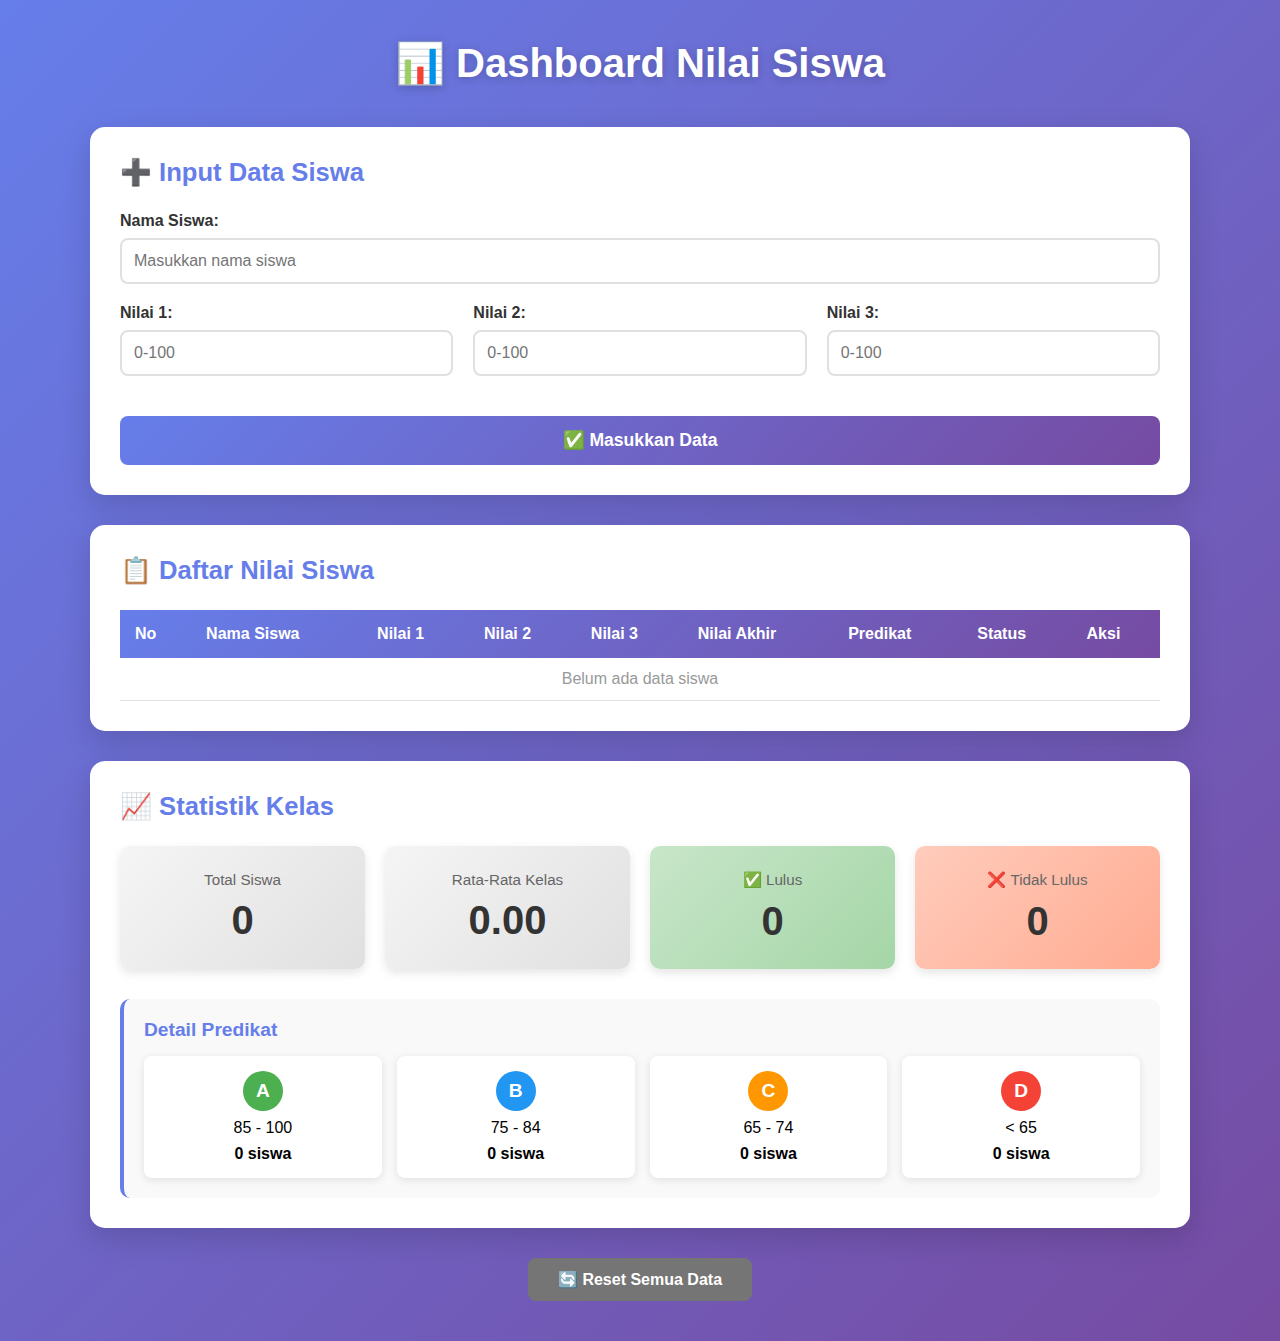
<file: tugas3/index.html>
<!DOCTYPE html>
<html lang="id">
<head>
    <meta charset="UTF-8">
    <meta name="viewport" content="width=device-width, initial-scale=1.0">
    <title>Dashboard Nilai Siswa</title>
    <link rel="stylesheet" href="style.css">
</head>
<body>
    <div class="container">
        <h1>📊 Dashboard Nilai Siswa</h1>
        
        <!-- Form Input -->
        <div class="form-section">
            <h2>➕ Input Data Siswa</h2>
            <div class="form-group">
                <label for="nama">Nama Siswa:</label>
                <input type="text" id="nama" placeholder="Masukkan nama siswa">
            </div>

            <div class="form-row">
                <div class="form-group">
                    <label for="nilai1">Nilai 1:</label>
                    <input type="number" id="nilai1" min="0" max="100" placeholder="0-100">
                </div>
                <div class="form-group">
                    <label for="nilai2">Nilai 2:</label>
                    <input type="number" id="nilai2" min="0" max="100" placeholder="0-100">
                </div>
                <div class="form-group">
                    <label for="nilai3">Nilai 3:</label>
                    <input type="number" id="nilai3" min="0" max="100" placeholder="0-100">
                </div>
            </div>

            <button onclick="tambahSiswa()" class="btn-submit">✅ Masukkan Data</button>
        </div>

        <!-- Tabel Hasil -->
        <div class="table-section">
            <h2>📋 Daftar Nilai Siswa</h2>
            <div class="table-wrapper">
                <table id="tabelNilai">
                    <thead>
                        <tr>
                            <th>No</th>
                            <th>Nama Siswa</th>
                            <th>Nilai 1</th>
                            <th>Nilai 2</th>
                            <th>Nilai 3</th>
                            <th>Nilai Akhir</th>
                            <th>Predikat</th>
                            <th>Status</th>
                            <th>Aksi</th>
                        </tr>
                    </thead>
                    <tbody id="dataSiswa">
                        <tr>
                            <td colspan="9" style="text-align: center; color: #999;">Belum ada data siswa</td>
                        </tr>
                    </tbody>
                </table>
            </div>
        </div>

        <!-- Statistik Kelas -->
        <div class="stats-section">
            <h2>📈 Statistik Kelas</h2>
            <div class="stats-grid">
                <div class="stat-card">
                    <div class="stat-label">Total Siswa</div>
                    <div class="stat-value" id="totalSiswa">0</div>
                </div>
                <div class="stat-card">
                    <div class="stat-label">Rata-Rata Kelas</div>
                    <div class="stat-value" id="rataRataKelas">0.00</div>
                </div>
                <div class="stat-card success">
                    <div class="stat-label">✅ Lulus</div>
                    <div class="stat-value" id="jumlahLulus">0</div>
                </div>
                <div class="stat-card danger">
                    <div class="stat-label">❌ Tidak Lulus</div>
                    <div class="stat-value" id="jumlahTidakLulus">0</div>
                </div>
            </div>

            <div class="stats-detailed">
                <h3>Detail Predikat</h3>
                <div class="predikat-grid">
                    <div class="predikat-item">
                        <span class="predikat-badge a">A</span>
                        <span>85 - 100</span>
                        <span id="countA" style="font-weight: bold;">0 siswa</span>
                    </div>
                    <div class="predikat-item">
                        <span class="predikat-badge b">B</span>
                        <span>75 - 84</span>
                        <span id="countB" style="font-weight: bold;">0 siswa</span>
                    </div>
                    <div class="predikat-item">
                        <span class="predikat-badge c">C</span>
                        <span>65 - 74</span>
                        <span id="countC" style="font-weight: bold;">0 siswa</span>
                    </div>
                    <div class="predikat-item">
                        <span class="predikat-badge d">D</span>
                        <span>< 65</span>
                        <span id="countD" style="font-weight: bold;">0 siswa</span>
                    </div>
                </div>
            </div>
        </div>

        <!-- Reset Button -->
        <div class="action-section">
            <button onclick="resetData()" class="btn-reset">🔄 Reset Semua Data</button>
        </div>
    </div>

    <script src="script.js"></script>
</body>
</html>
</file>
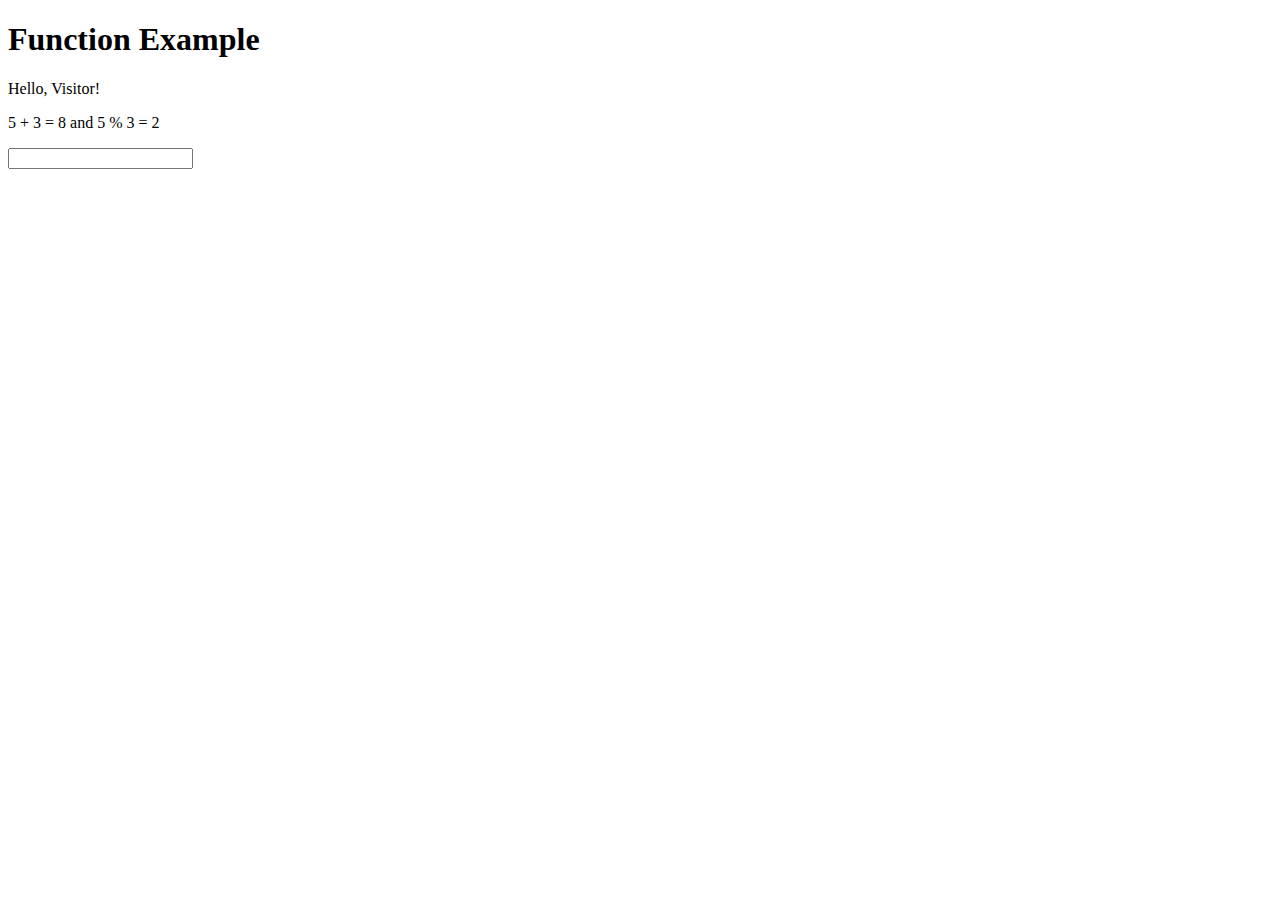
<file: 4/function/index.html>
<!DOCTYPE html>
<html lang="en">
<head>
    <meta charset="UTF-8">
    <meta name="viewport" content="width=device-width, initial-scale=1.0">
    <title>function</title>
</head>
<body>

    <h1>Function Example</h1>
    <p id="output"></p>
    <p id="result"></p>
    <input type="number" name="angka" id="perkalian">


    <script>
        function greet(name) {
            return "Hello, " + name + "!";
        }

        function add(a, b) {
            return a + b;
        }

        function modulo(a, b) {
            return a % b;
        }

        function multiply(a, b) {
            return a * b;
        }



        console.log(greet("World")); // Output: Hello, World!
        document.getElementById("output").innerText = greet("Visitor");
        document.getElementById("result").innerText = "5 + 3 = " + add(5, 3) + " and 5 % 3 = " + modulo(5, 3);

    </script>
    <script src="script.js"></script>
    
</body>
</html>
</file>
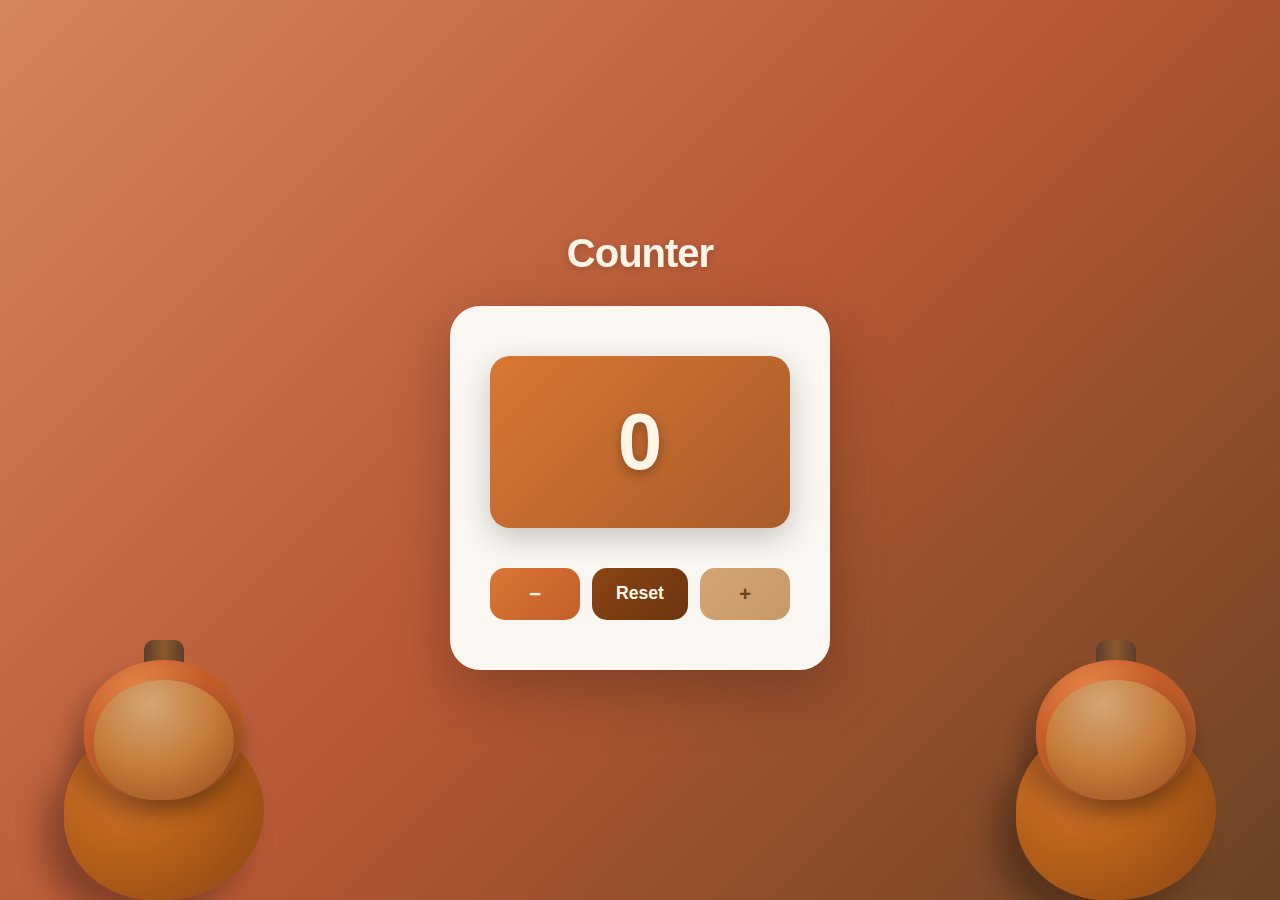
<file: introduction/latihan1/index.html>
<!DOCTYPE html>
<html lang="id">
<head>
    <meta charset="UTF-8">
    <meta name="viewport" content="width=device-width, initial-scale=1.0">
    <title>Counter App</title>
    <link rel="stylesheet" href="styles.css">
</head>
<body>
    <div class="autumn-bg">
        <div class="tree tree-left">
            <div class="trunk"></div>
            <div class="foliage"></div>
        </div>
        <div class="tree tree-right">
            <div class="trunk"></div>
            <div class="foliage"></div>
        </div>
    </div>

    <div class="container">
        <h1>Counter</h1>
        <div class="counter-box">
            <div class="counter-display">
                <p id="counterValue">0</p>
            </div>
            <div class="button-group">
                <button id="decrementBtn" class="btn btn-minus">−</button>
                <button id="resetBtn" class="btn btn-reset">Reset</button>
                <button id="incrementBtn" class="btn btn-plus">+</button>
            </div>
        </div>
    </div>

    <script src="script.js"></script>
</body>
</html>
</file>
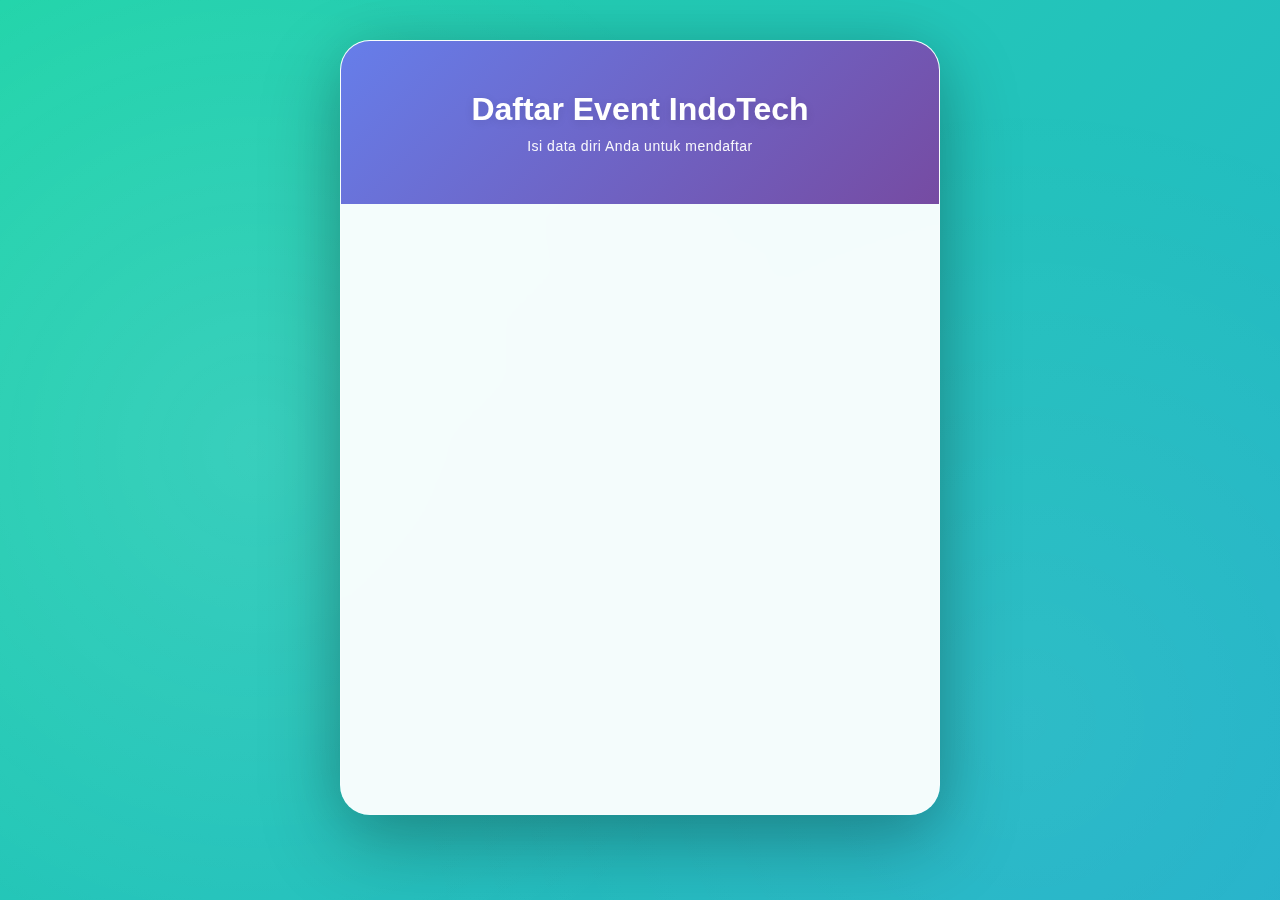
<file: introduction/latihan2/index.html>
<!DOCTYPE html>
<html lang="id">
<head>
    <meta charset="UTF-8">
    <meta name="viewport" content="width=device-width, initial-scale=1.0">
    <title>Formulir Pendaftaran Event</title>
    <link rel="stylesheet" href="style.css">
</head>
<body>
    <div class="container">
        <div class="form-wrapper">
            <div class="form-header">
                <h1>Daftar Event IndoTech</h1>
                <p>Isi data diri Anda untuk mendaftar</p>
            </div>

            <form id="eventForm">
                <div class="form-group">
                    <label for="nama">Nama Lengkap</label>
                    <input type="text" id="nama" name="nama" placeholder="Masukkan nama lengkap" required>
                </div>

                <div class="form-group">
                    <label for="email">Email</label>
                    <input type="email" id="email" name="email" placeholder="Masukkan email Anda" required>
                </div>

                <div class="form-group">
                    <label for="umur">Umur</label>
                    <input type="number" id="umur" name="umur" placeholder="Masukkan umur Anda" min="1" max="120" required>
                </div>

                <div class="form-group">
                    <label for="noTelepon">Nomor Telepon</label>
                    <input type="tel" id="noTelepon" name="noTelepon" placeholder="Masukkan nomor telepon" required>
                </div>

                <div class="form-group">
                    <label for="asal">Asal Kota/Daerah</label>
                    <input type="text" id="asal" name="asal" placeholder="Masukkan asal kota/daerah" required>
                </div>

                <div class="form-group">
                    <label for="pekerjaan">Pekerjaan</label>
                    <input type="text" id="pekerjaan" name="pekerjaan" placeholder="Masukkan pekerjaan Anda" required>
                </div>

                <div class="form-group">
                    <label for="event">Pilih Event</label>
                    <select id="event" name="event" required>
                        <option value="">-- Pilih Event --</option>
                        <option value="Workshop Web Development">Workshop Web Development</option>
                        <option value="Seminar Digital Marketing">Seminar Digital Marketing</option>
                        <option value="Bootcamp UI/UX Design">Bootcamp UI/UX Design</option>
                        <option value="Conference Tech Innovation">Conference Tech Innovation</option>
                    </select>
                </div>

                <div class="form-group">
                    <label for="pesan">Pesan/Pertanyaan</label>
                    <textarea id="pesan" name="pesan" placeholder="Tuliskan pesan atau pertanyaan Anda" rows="4"></textarea>
                </div>

                <div class="button-group">
                    <button type="submit" class="btn btn-submit">Submit</button>
                </div>
            </form>

            <div id="resultContainer" class="result-container" style="display: none;">
                <div class="result-header">
                    <h2>✅ Data Pendaftaran Berhasil</h2>
                    <p>Terima kasih telah mendaftar</p>
                </div>
                <div class="result-wrapper">
                    <div id="resultContent" class="result-content"></div>
                    <div class="result-button-group">
                        <button type="button" class="btn-edit-data" onclick="closeResult()">✏️ Edit Data</button>
                        <button type="button" class="btn-confirm" onclick="confirmRegistration()">✓ Konfirmasi</button>
                    </div>
                </div>
            </div>
        </div>
    </div>

    <script src="script.js"></script>
</body>
</html>
</file>
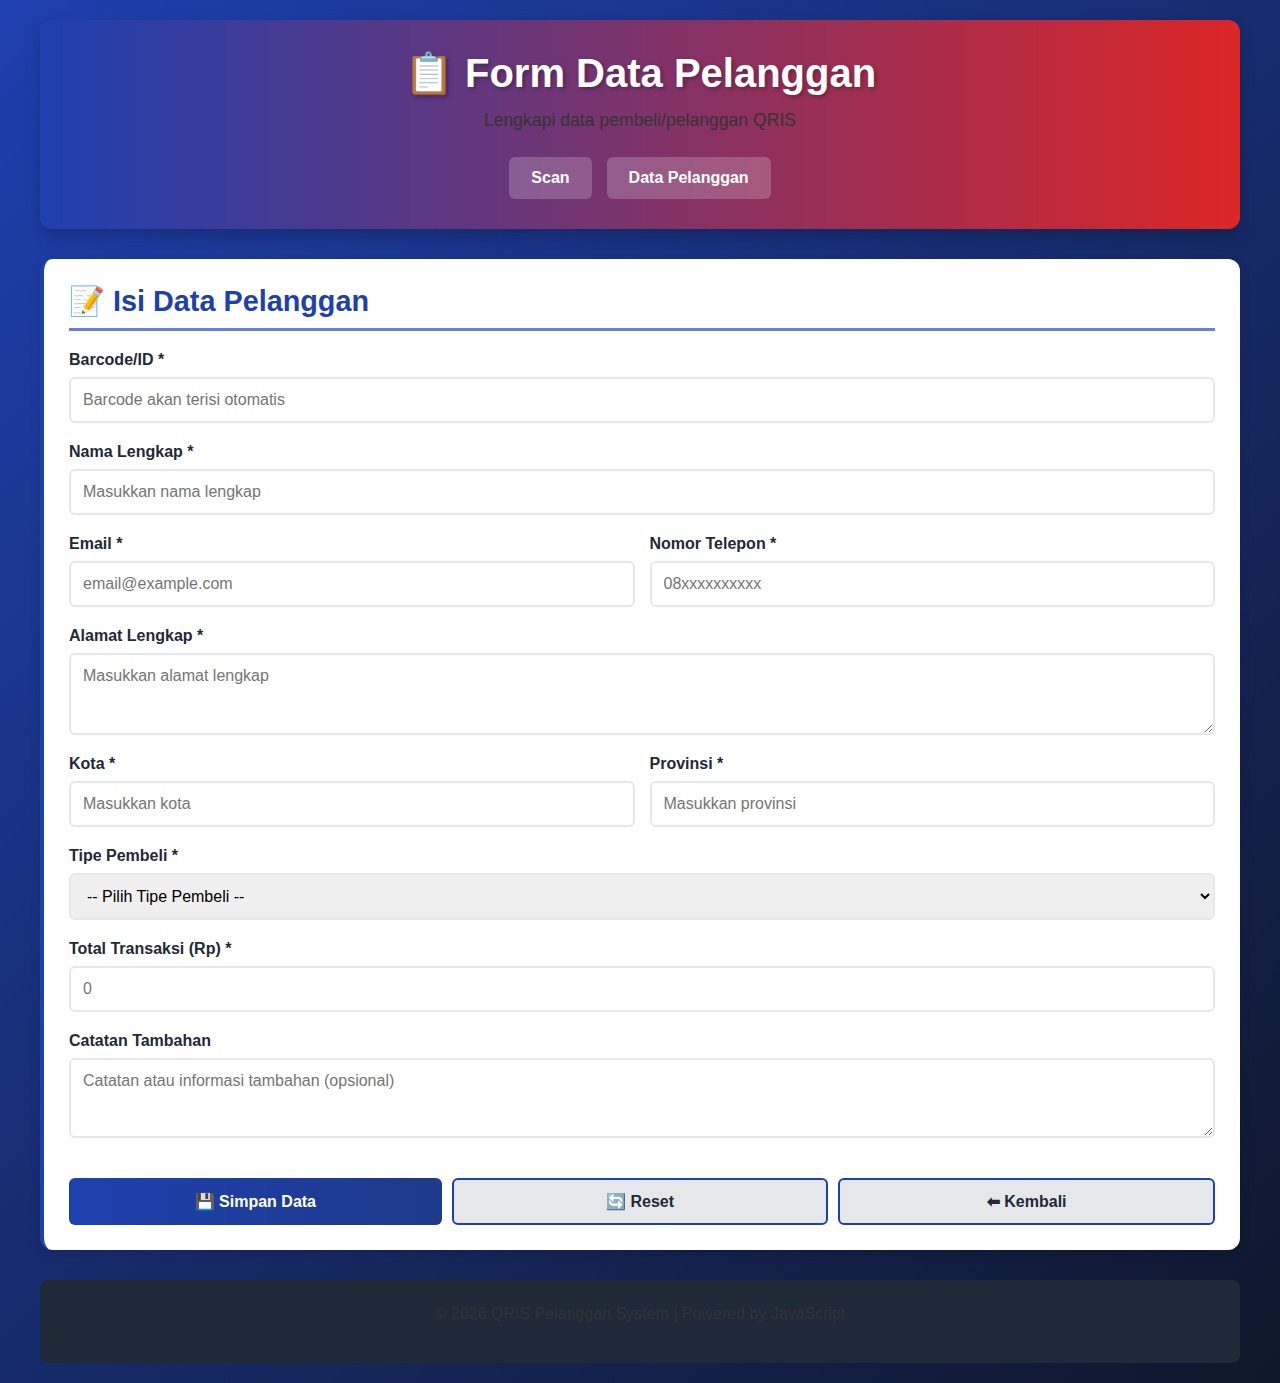
<file: tugas4/form.html>
<!DOCTYPE html>
<html lang="id">
<head>
    <meta charset="UTF-8">
    <meta name="viewport" content="width=device-width, initial-scale=1.0">
    <title>Form Data Pelanggan - QRIS</title>
    <link rel="stylesheet" href="style.css">
</head>
<body>
    <div class="container">
        <header class="qris-header">
            <div class="logo-section">
                <h1>📋 Form Data Pelanggan</h1>
                <p>Lengkapi data pembeli/pelanggan QRIS</p>
            </div>
            <nav class="nav-menu">
                <a href="index.html" class="nav-link">Scan</a>
                <a href="list.html" class="nav-link">Data Pelanggan</a>
            </nav>
        </header>

        <main class="main-content" style="grid-template-columns: 1fr;">
            <section class="scan-section">
                <div class="card">
                    <h2>📝 Isi Data Pelanggan</h2>
                    
                    <form id="customerForm" class="form-container">
                        <div class="form-group">
                            <label for="barcode">Barcode/ID *</label>
                            <input 
                                type="text" 
                                id="barcode" 
                                name="barcode"
                                placeholder="Barcode akan terisi otomatis"
                                readonly
                                required
                            >
                        </div>

                        <div class="form-group">
                            <label for="nama">Nama Lengkap *</label>
                            <input 
                                type="text" 
                                id="nama" 
                                name="nama"
                                placeholder="Masukkan nama lengkap"
                                required
                            >
                        </div>

                        <div class="form-row">
                            <div class="form-group">
                                <label for="email">Email *</label>
                                <input 
                                    type="email" 
                                    id="email" 
                                    name="email"
                                    placeholder="email@example.com"
                                    required
                                >
                            </div>

                            <div class="form-group">
                                <label for="telepon">Nomor Telepon *</label>
                                <input 
                                    type="tel" 
                                    id="telepon" 
                                    name="telepon"
                                    placeholder="08xxxxxxxxxx"
                                    required
                                >
                            </div>
                        </div>

                        <div class="form-group">
                            <label for="alamat">Alamat Lengkap *</label>
                            <textarea 
                                id="alamat" 
                                name="alamat"
                                placeholder="Masukkan alamat lengkap"
                                rows="3"
                                required
                            ></textarea>
                        </div>

                        <div class="form-row">
                            <div class="form-group">
                                <label for="kota">Kota *</label>
                                <input 
                                    type="text" 
                                    id="kota" 
                                    name="kota"
                                    placeholder="Masukkan kota"
                                    required
                                >
                            </div>

                            <div class="form-group">
                                <label for="provinsi">Provinsi *</label>
                                <input 
                                    type="text" 
                                    id="provinsi" 
                                    name="provinsi"
                                    placeholder="Masukkan provinsi"
                                    required
                                >
                            </div>
                        </div>

                        <div class="form-group">
                            <label for="tipePembeli">Tipe Pembeli *</label>
                            <select id="tipePembeli" name="tipePembeli" required>
                                <option value="">-- Pilih Tipe Pembeli --</option>
                                <option value="individu">Individu</option>
                                <option value="bisnis">Bisnis</option>
                                <option value="korporat">Korporat</option>
                                <option value="reseller">Reseller</option>
                            </select>
                        </div>

                        <div class="form-group">
                            <label for="totalTransaksi">Total Transaksi (Rp) *</label>
                            <input 
                                type="number" 
                                id="totalTransaksi" 
                                name="totalTransaksi"
                                placeholder="0"
                                min="0"
                                required
                            >
                        </div>

                        <div class="form-group">
                            <label for="catatan">Catatan Tambahan</label>
                            <textarea 
                                id="catatan" 
                                name="catatan"
                                placeholder="Catatan atau informasi tambahan (opsional)"
                                rows="2"
                            ></textarea>
                        </div>

                        <div class="form-actions">
                            <button type="submit" class="btn btn-primary">💾 Simpan Data</button>
                            <button type="reset" class="btn btn-secondary">🔄 Reset</button>
                            <a href="index.html" class="btn btn-secondary">⬅ Kembali</a>
                        </div>
                    </form>

                    <div class="status-message" id="formStatus"></div>
                </div>
            </section>
        </main>

        <footer class="qris-footer">
            <p>&copy; 2026 QRIS Pelanggan System | Powered by JavaScript</p>
        </footer>
    </div>

    <script src="form-script.js"></script>
</body>
</html>
</file>
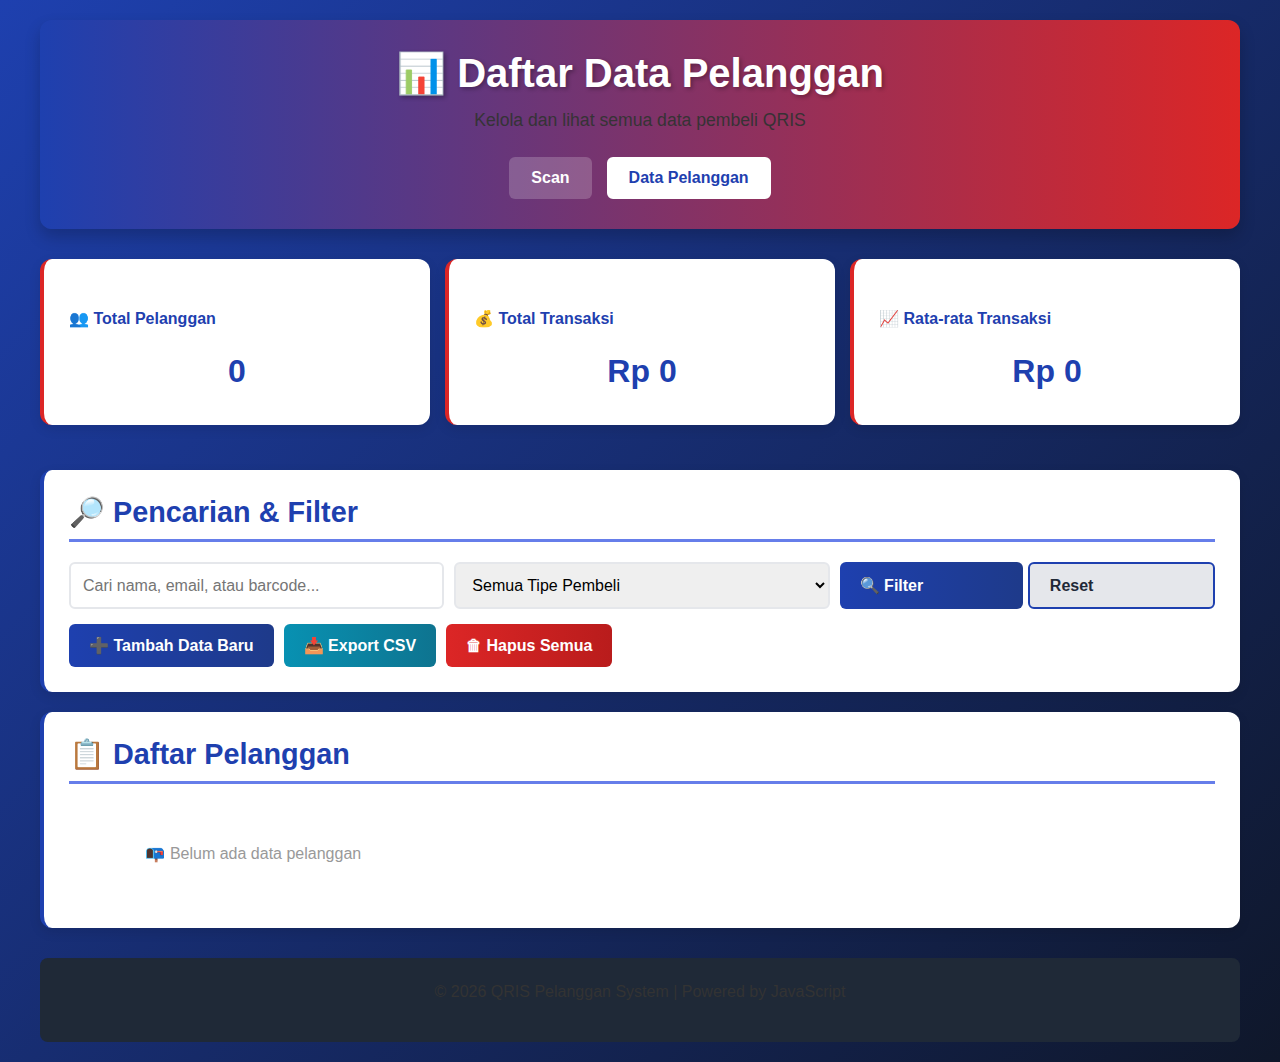
<file: tugas4/list.html>
<!DOCTYPE html>
<html lang="id">
<head>
    <meta charset="UTF-8">
    <meta name="viewport" content="width=device-width, initial-scale=1.0">
    <title>Data Pelanggan - QRIS</title>
    <link rel="stylesheet" href="style.css">
</head>
<body>
    <div class="container">
        <header class="qris-header">
            <div class="logo-section">
                <h1>📊 Daftar Data Pelanggan</h1>
                <p>Kelola dan lihat semua data pembeli QRIS</p>
            </div>
            <nav class="nav-menu">
                <a href="index.html" class="nav-link">Scan</a>
                <a href="list.html" class="nav-link active">Data Pelanggan</a>
            </nav>
        </header>

        <main class="main-content" style="grid-template-columns: 1fr;">
            <section class="scan-section">
                <!-- STATISTICS -->
                <div style="display: grid; grid-template-columns: repeat(auto-fit, minmax(200px, 1fr)); gap: 15px; margin-bottom: 25px;">
                    <div class="card stat-card">
                        <h3>👥 Total Pelanggan</h3>
                        <p class="stat-number" id="totalCustomers">0</p>
                    </div>
                    <div class="card stat-card">
                        <h3>💰 Total Transaksi</h3>
                        <p class="stat-number" id="totalRevenue">Rp 0</p>
                    </div>
                    <div class="card stat-card">
                        <h3>📈 Rata-rata Transaksi</h3>
                        <p class="stat-number" id="avgTransaction">Rp 0</p>
                    </div>
                </div>

                <!-- FILTER & SEARCH -->
                <div class="card">
                    <h2>🔎 Pencarian & Filter</h2>
                    <div style="display: grid; grid-template-columns: 1fr 1fr 1fr; gap: 10px; margin-bottom: 15px;">
                        <input 
                            type="text" 
                            id="searchInput" 
                            placeholder="Cari nama, email, atau barcode..."
                            class="search-input"
                        >
                        <select id="filterTipe" class="search-input">
                            <option value="">Semua Tipe Pembeli</option>
                            <option value="individu">Individu</option>
                            <option value="bisnis">Bisnis</option>
                            <option value="korporat">Korporat</option>
                            <option value="reseller">Reseller</option>
                        </select>
                        <div style="display: flex; gap: 5px;">
                            <button id="filterBtn" class="btn btn-primary" style="flex:1;">🔍 Filter</button>
                            <button id="resetFilterBtn" class="btn btn-secondary" style="flex:1;">Reset</button>
                        </div>
                    </div>
                    <div style="display: flex; gap: 10px; flex-wrap: wrap;">
                        <a href="index.html" class="btn btn-primary">➕ Tambah Data Baru</a>
                        <button id="exportBtn" class="btn btn-info">📥 Export CSV</button>
                        <button id="deleteAllBtn" class="btn btn-danger">🗑 Hapus Semua</button>
                    </div>
                </div>

                <!-- CUSTOMER LIST -->
                <div class="card">
                    <h2>📋 Daftar Pelanggan</h2>
                    <div id="customerList" class="customer-list">
                        <div style="text-align: center; padding: 40px; color: #999;">
                            📭 Belum ada data pelanggan
                        </div>
                    </div>
                </div>
            </section>
        </main>

        <footer class="qris-footer">
            <p>&copy; 2026 QRIS Pelanggan System | Powered by JavaScript</p>
        </footer>
    </div>

    <script src="list-script.js"></script>
</body>
</html>
</file>
<file: function/style.css>
* {
    margin: 0;
    padding: 0;
    box-sizing: border-box;
}

body {
    font-family: 'Segoe UI', Tahoma, Geneva, Verdana, sans-serif;
    background: linear-gradient(135deg, #667eea 0%, #764ba2 100%);
    min-height: 100vh;
    padding: 40px 20px;
}

.container {
    max-width: 1000px;
    margin: 0 auto;
}

header {
    background: white;
    border-radius: 15px;
    padding: 40px;
    text-align: center;
    margin-bottom: 30px;
    box-shadow: 0 10px 30px rgba(0, 0, 0, 0.2);
}

h1 {
    color: #667eea;
    font-size: 2.5rem;
    margin-bottom: 10px;
}

.subtitle {
    color: #999;
    font-size: 1.1rem;
}

.section {
    background: white;
    border-radius: 15px;
    padding: 30px;
    margin-bottom: 25px;
    box-shadow: 0 10px 30px rgba(0, 0, 0, 0.15);
}

h2 {
    color: #667eea;
    font-size: 1.8rem;
    margin-bottom: 25px;
    border-bottom: 3px solid #667eea;
    padding-bottom: 10px;
}

h3 {
    color: #764ba2;
    font-size: 1.4rem;
    margin: 25px 0 15px 0;
}

h4 {
    color: #667eea;
    font-size: 1.1rem;
    margin: 15px 0 10px 0;
}

.subsection {
    margin-bottom: 30px;
}

p {
    color: #333;
    line-height: 1.8;
    margin-bottom: 15px;
}

ul {
    margin-left: 25px;
    color: #333;
    line-height: 2;
}

code {
    background-color: #f5f5f5;
    color: #d63384;
    padding: 2px 6px;
    border-radius: 4px;
    font-family: 'Courier New', monospace;
    font-weight: bold;
}

.code-box {
    background: #2d2d2d;
    color: #f8f8f2;
    padding: 20px;
    border-radius: 8px;
    overflow-x: auto;
    margin: 15px 0;
    font-family: 'Courier New', monospace;
    font-size: 0.9rem;
    line-height: 1.6;
}

.code-box code {
    background: none;
    color: inherit;
    padding: 0;
}

.info-box {
    background: #e3f2fd;
    border-left: 4px solid #667eea;
    padding: 15px;
    border-radius: 8px;
    margin: 15px 0;
}

.example-box {
    background: #fff3e0;
    border-left: 4px solid #ff9800;
    padding: 15px;
    border-radius: 8px;
    margin: 15px 0;
}

.step-box {
    background: #e8f5e9;
    border-left: 4px solid #4caf50;
    padding: 15px;
    border-radius: 8px;
    margin: 15px 0;
}

.step-box p {
    margin: 8px 0;
    color: #2e7d32;
}

.flow-box {
    background: #f3e5f5;
    border-left: 4px solid #764ba2;
    padding: 15px;
    border-radius: 8px;
    margin: 15px 0;
}

.flow-box p {
    margin: 8px 0;
    color: #512da8;
    font-weight: 500;
}

.mini-table {
    width: 100%;
    border-collapse: collapse;
    margin: 10px 0;
}

.mini-table tr {
    border-bottom: 1px solid #e0e0e0;
}

.mini-table tr:hover {
    background-color: #f5f5f5;
}

.mini-table td {
    padding: 12px;
}

.mini-table td:first-child {
    background-color: #f9f9f9;
    font-weight: bold;
    width: 35%;
}

/* Flowchart */
.flowchart {
    background: #f5f5f5;
    padding: 30px;
    border-radius: 10px;
    text-align: center;
    margin: 20px 0;
}

.flow-step {
    background: linear-gradient(135deg, #667eea 0%, #764ba2 100%);
    color: white;
    padding: 15px 20px;
    border-radius: 8px;
    margin: 10px 0;
    font-weight: 600;
    display: inline-block;
    min-width: 200px;
}

.flow-arrow {
    color: #667eea;
    font-size: 1.5rem;
    margin: 5px 0;
}

/* Concepts Grid */
.concept-grid {
    display: grid;
    grid-template-columns: repeat(auto-fit, minmax(250px, 1fr));
    gap: 20px;
    margin: 20px 0;
}

.concept-card {
    background: linear-gradient(135deg, #f5f5f5 0%, #e8e8e8 100%);
    padding: 20px;
    border-radius: 10px;
    border-left: 4px solid #667eea;
}

.concept-card h4 {
    color: #667eea;
    margin-bottom: 15px;
}

.concept-card p {
    font-size: 0.95rem;
    margin: 8px 0;
    padding: 5px;
    background: white;
    border-radius: 4px;
}

.concept-card code {
    color: #d63384;
    font-weight: bold;
}

/* Tips Box */
.tips-box {
    background: #fffde7;
    border-left: 4px solid #fbc02d;
    padding: 20px;
    border-radius: 8px;
    margin: 20px 0;
}

.tips-box h4 {
    color: #f57f17;
    margin-top: 15px;
    margin-bottom: 10px;
}

.tips-box h4:first-child {
    margin-top: 0;
}

.tips-box ul {
    margin-left: 25px;
    color: #333;
}

/* Responsive */
@media (max-width: 768px) {
    h1 {
        font-size: 1.8rem;
    }

    h2 {
        font-size: 1.4rem;
    }

    h3 {
        font-size: 1.1rem;
    }

    header, .section {
        padding: 20px;
    }

    .code-box {
        font-size: 0.85rem;
        padding: 15px;
    }

    .concept-grid {
        grid-template-columns: 1fr;
    }
}
</file>
<file: loops/style.css>
* {
    margin: 0;
    padding: 0;
    box-sizing: border-box;
}

body {
    font-family: 'Segoe UI', Tahoma, Geneva, Verdana, sans-serif;
    background: linear-gradient(135deg, #667eea 0%, #764ba2 100%);
    min-height: 100vh;
    padding: 40px 20px;
}

.container {
    max-width: 900px;
    margin: 0 auto;
}

h1 {
    color: white;
    text-align: center;
    margin-bottom: 40px;
    font-size: 2.5rem;
    text-shadow: 0 2px 10px rgba(0, 0, 0, 0.2);
}

.card {
    background: white;
    border-radius: 15px;
    padding: 30px;
    margin-bottom: 25px;
    box-shadow: 0 10px 30px rgba(0, 0, 0, 0.2);
}

.card.warning {
    background: #fff3e0;
    border-left: 5px solid #ff6f00;
}

h2 {
    color: #667eea;
    margin-bottom: 20px;
    font-size: 1.8rem;
}

h3 {
    color: #764ba2;
    margin-top: 20px;
    margin-bottom: 15px;
    font-size: 1.3rem;
}

.loop-section {
    margin-bottom: 30px;
    padding: 20px;
    background: #f5f5f5;
    border-radius: 10px;
}

.code-block {
    background: #2d2d2d;
    color: #f8f8f2;
    padding: 20px;
    border-radius: 8px;
    margin: 15px 0;
    overflow-x: auto;
    font-family: 'Courier New', monospace;
    font-size: 0.95rem;
    line-height: 1.6;
}

code {
    display: block;
}

.breakdown {
    background: #e3f2fd;
    padding: 15px;
    border-radius: 8px;
    margin: 15px 0;
    border-left: 4px solid #667eea;
}

.breakdown p {
    margin: 8px 0;
    color: #1565c0;
}

button {
    background: linear-gradient(135deg, #667eea 0%, #764ba2 100%);
    color: white;
    border: none;
    padding: 12px 25px;
    border-radius: 8px;
    cursor: pointer;
    font-weight: bold;
    font-size: 1rem;
    margin: 10px 5px 10px 0;
    transition: all 0.3s ease;
}

button:hover {
    transform: translateY(-2px);
    box-shadow: 0 5px 15px rgba(102, 126, 234, 0.4);
}

button:active {
    transform: translateY(0);
}

.output {
    background: #1a1a1a;
    color: #4CAF50;
    padding: 20px;
    border-radius: 8px;
    margin-top: 15px;
    font-family: 'Courier New', monospace;
    font-size: 1.1rem;
    min-height: 40px;
    letter-spacing: 2px;
}

.step-by-step {
    background: #e8f5e9;
    padding: 20px;
    border-radius: 10px;
    border-left: 5px solid #4CAF50;
}

.step {
    padding: 12px;
    margin: 10px 0;
    background: white;
    border-radius: 6px;
    color: #2e7d32;
    font-family: 'Courier New', monospace;
}

ul {
    list-style-position: inside;
    color: #333;
    line-height: 2;
}

ul li {
    margin: 10px 0;
}

p {
    color: #666;
    line-height: 1.8;
    margin-bottom: 15px;
}
</file>
<file: penjelasan3/style.css>
* {
    margin: 0;
    padding: 0;
    box-sizing: border-box;
}

body {
    font-family: 'Segoe UI', Tahoma, Geneva, Verdana, sans-serif;
    background: linear-gradient(135deg, #667eea 0%, #764ba2 100%);
    min-height: 100vh;
    padding: 40px 20px;
}

.container {
    max-width: 1000px;
    margin: 0 auto;
}

header {
    background: white;
    border-radius: 15px;
    padding: 40px;
    text-align: center;
    margin-bottom: 30px;
    box-shadow: 0 10px 30px rgba(0, 0, 0, 0.2);
}

h1 {
    color: #667eea;
    font-size: 2.5rem;
    margin-bottom: 10px;
}

.subtitle {
    color: #999;
    font-size: 1.1rem;
}

.section {
    background: white;
    border-radius: 15px;
    padding: 30px;
    margin-bottom: 25px;
    box-shadow: 0 10px 30px rgba(0, 0, 0, 0.15);
}

h2 {
    color: #667eea;
    font-size: 1.8rem;
    margin-bottom: 25px;
    border-bottom: 3px solid #667eea;
    padding-bottom: 10px;
}

h3 {
    color: #764ba2;
    font-size: 1.4rem;
    margin: 25px 0 15px 0;
}

h4 {
    color: #667eea;
    font-size: 1.1rem;
    margin: 15px 0 10px 0;
}

.subsection {
    margin-bottom: 30px;
}

p {
    color: #333;
    line-height: 1.8;
    margin-bottom: 15px;
}

ul {
    margin-left: 25px;
    color: #333;
    line-height: 2;
}

code {
    background-color: #f5f5f5;
    color: #d63384;
    padding: 2px 6px;
    border-radius: 4px;
    font-family: 'Courier New', monospace;
    font-weight: bold;
}

.code-box {
    background: #2d2d2d;
    color: #f8f8f2;
    padding: 20px;
    border-radius: 8px;
    overflow-x: auto;
    margin: 15px 0;
    font-family: 'Courier New', monospace;
    font-size: 0.9rem;
    line-height: 1.6;
}

.code-box code {
    background: none;
    color: inherit;
    padding: 0;
}

.info-box {
    background: #e3f2fd;
    border-left: 4px solid #667eea;
    padding: 15px;
    border-radius: 8px;
    margin: 15px 0;
}

.example-box {
    background: #fff3e0;
    border-left: 4px solid #ff9800;
    padding: 15px;
    border-radius: 8px;
    margin: 15px 0;
}

.step-box {
    background: #e8f5e9;
    border-left: 4px solid #4caf50;
    padding: 15px;
    border-radius: 8px;
    margin: 15px 0;
}

.step-box p {
    margin: 8px 0;
    color: #2e7d32;
}

.flow-box {
    background: #f3e5f5;
    border-left: 4px solid #764ba2;
    padding: 15px;
    border-radius: 8px;
    margin: 15px 0;
}

.flow-box p {
    margin: 8px 0;
    color: #512da8;
    font-weight: 500;
}

.mini-table {
    width: 100%;
    border-collapse: collapse;
    margin: 10px 0;
}

.mini-table tr {
    border-bottom: 1px solid #e0e0e0;
}

.mini-table tr:hover {
    background-color: #f5f5f5;
}

.mini-table td {
    padding: 12px;
}

.mini-table td:first-child {
    background-color: #f9f9f9;
    font-weight: bold;
    width: 35%;
}

/* Flowchart */
.flowchart {
    background: #f5f5f5;
    padding: 30px;
    border-radius: 10px;
    text-align: center;
    margin: 20px 0;
}

.flow-step {
    background: linear-gradient(135deg, #667eea 0%, #764ba2 100%);
    color: white;
    padding: 15px 20px;
    border-radius: 8px;
    margin: 10px 0;
    font-weight: 600;
    display: inline-block;
    min-width: 200px;
}

.flow-arrow {
    color: #667eea;
    font-size: 1.5rem;
    margin: 5px 0;
}

/* Concepts Grid */
.concept-grid {
    display: grid;
    grid-template-columns: repeat(auto-fit, minmax(250px, 1fr));
    gap: 20px;
    margin: 20px 0;
}

.concept-card {
    background: linear-gradient(135deg, #f5f5f5 0%, #e8e8e8 100%);
    padding: 20px;
    border-radius: 10px;
    border-left: 4px solid #667eea;
}

.concept-card h4 {
    color: #667eea;
    margin-bottom: 15px;
}

.concept-card p {
    font-size: 0.95rem;
    margin: 8px 0;
    padding: 5px;
    background: white;
    border-radius: 4px;
}

.concept-card code {
    color: #d63384;
    font-weight: bold;
}

/* Tips Box */
.tips-box {
    background: #fffde7;
    border-left: 4px solid #fbc02d;
    padding: 20px;
    border-radius: 8px;
    margin: 20px 0;
}

.tips-box h4 {
    color: #f57f17;
    margin-top: 15px;
    margin-bottom: 10px;
}

.tips-box h4:first-child {
    margin-top: 0;
}

.tips-box ul {
    margin-left: 25px;
    color: #333;
}

/* Responsive */
@media (max-width: 768px) {
    h1 {
        font-size: 1.8rem;
    }

    h2 {
        font-size: 1.4rem;
    }

    h3 {
        font-size: 1.1rem;
    }

    header, .section {
        padding: 20px;
    }

    .code-box {
        font-size: 0.85rem;
        padding: 15px;
    }

    .concept-grid {
        grid-template-columns: 1fr;
    }
}
</file>
<file: tugas3/style.css>
* {
    margin: 0;
    padding: 0;
    box-sizing: border-box;
}

body {
    font-family: 'Segoe UI', Tahoma, Geneva, Verdana, sans-serif;
    background: linear-gradient(135deg, #667eea 0%, #764ba2 100%);
    min-height: 100vh;
    padding: 40px 20px;
}

.container {
    max-width: 1100px;
    margin: 0 auto;
}

h1 {
    color: white;
    text-align: center;
    margin-bottom: 40px;
    font-size: 2.5rem;
    text-shadow: 0 2px 10px rgba(0, 0, 0, 0.2);
}

h2 {
    color: #667eea;
    margin-bottom: 25px;
    font-size: 1.6rem;
}

h3 {
    color: #667eea;
    margin-bottom: 15px;
    font-size: 1.2rem;
}

/* Form Section */
.form-section {
    background: white;
    border-radius: 15px;
    padding: 30px;
    margin-bottom: 30px;
    box-shadow: 0 10px 30px rgba(0, 0, 0, 0.15);
}

.form-group {
    margin-bottom: 20px;
}

.form-row {
    display: grid;
    grid-template-columns: repeat(auto-fit, minmax(200px, 1fr));
    gap: 20px;
    margin-bottom: 20px;
}

label {
    display: block;
    margin-bottom: 8px;
    color: #333;
    font-weight: 600;
}

input {
    width: 100%;
    padding: 12px;
    border: 2px solid #e0e0e0;
    border-radius: 8px;
    font-size: 1rem;
    transition: all 0.3s ease;
}

input:focus {
    outline: none;
    border-color: #667eea;
    box-shadow: 0 0 8px rgba(102, 126, 234, 0.3);
}

.btn-submit {
    background: linear-gradient(135deg, #667eea 0%, #764ba2 100%);
    color: white;
    border: none;
    padding: 14px 30px;
    border-radius: 8px;
    font-size: 1.1rem;
    font-weight: bold;
    cursor: pointer;
    transition: all 0.3s ease;
    width: 100%;
}

.btn-submit:hover {
    transform: translateY(-2px);
    box-shadow: 0 5px 20px rgba(102, 126, 234, 0.4);
}

.btn-submit:active {
    transform: translateY(0);
}

/* Table Section */
.table-section {
    background: white;
    border-radius: 15px;
    padding: 30px;
    margin-bottom: 30px;
    box-shadow: 0 10px 30px rgba(0, 0, 0, 0.15);
}

.table-wrapper {
    overflow-x: auto;
}

table {
    width: 100%;
    border-collapse: collapse;
}

thead {
    background: linear-gradient(135deg, #667eea 0%, #764ba2 100%);
    color: white;
}

th {
    padding: 15px;
    text-align: left;
    font-weight: 600;
}

td {
    padding: 12px 15px;
    border-bottom: 1px solid #e0e0e0;
}

tbody tr:hover {
    background-color: #f5f5f5;
}

.predikat {
    font-weight: bold;
    padding: 5px 10px;
    border-radius: 5px;
    text-align: center;
}

.predikat.a {
    background-color: #4caf50;
    color: white;
}

.predikat.b {
    background-color: #2196f3;
    color: white;
}

.predikat.c {
    background-color: #ff9800;
    color: white;
}

.predikat.d {
    background-color: #f44336;
    color: white;
}

.status {
    font-weight: bold;
    padding: 5px 10px;
    border-radius: 5px;
    text-align: center;
}

.status.lulus {
    background-color: #e8f5e9;
    color: #2e7d32;
}

.status.tidakLulus {
    background-color: #ffebee;
    color: #c62828;
}

.btn-hapus {
    background-color: #f44336;
    color: white;
    border: none;
    padding: 8px 15px;
    border-radius: 5px;
    cursor: pointer;
    font-size: 0.9rem;
    transition: all 0.3s ease;
}

.btn-hapus:hover {
    background-color: #da190b;
    transform: translateY(-2px);
}

/* Stats Section */
.stats-section {
    background: white;
    border-radius: 15px;
    padding: 30px;
    margin-bottom: 30px;
    box-shadow: 0 10px 30px rgba(0, 0, 0, 0.15);
}

.stats-grid {
    display: grid;
    grid-template-columns: repeat(auto-fit, minmax(200px, 1fr));
    gap: 20px;
    margin-bottom: 30px;
}

.stat-card {
    background: linear-gradient(135deg, #f5f5f5 0%, #e0e0e0 100%);
    padding: 25px;
    border-radius: 10px;
    text-align: center;
    box-shadow: 0 4px 10px rgba(0, 0, 0, 0.1);
}

.stat-card.success {
    background: linear-gradient(135deg, #c8e6c9 0%, #a5d6a7 100%);
}

.stat-card.danger {
    background: linear-gradient(135deg, #ffccbc 0%, #ffab91 100%);
}

.stat-label {
    color: #666;
    font-size: 0.95rem;
    margin-bottom: 10px;
}

.stat-value {
    color: #333;
    font-size: 2.5rem;
    font-weight: bold;
}

.stats-detailed {
    background: #f9f9f9;
    padding: 20px;
    border-radius: 10px;
    border-left: 4px solid #667eea;
}

.predikat-grid {
    display: grid;
    grid-template-columns: repeat(auto-fit, minmax(150px, 1fr));
    gap: 15px;
    margin-top: 15px;
}

.predikat-item {
    background: white;
    padding: 15px;
    border-radius: 8px;
    text-align: center;
    display: flex;
    flex-direction: column;
    gap: 8px;
    box-shadow: 0 2px 8px rgba(0, 0, 0, 0.1);
}

.predikat-badge {
    display: inline-block;
    width: 40px;
    height: 40px;
    line-height: 40px;
    border-radius: 50%;
    color: white;
    font-weight: bold;
    font-size: 1.2rem;
    margin: 0 auto;
}

.predikat-badge.a {
    background-color: #4caf50;
}

.predikat-badge.b {
    background-color: #2196f3;
}

.predikat-badge.c {
    background-color: #ff9800;
}

.predikat-badge.d {
    background-color: #f44336;
}

/* Action Section */
.action-section {
    text-align: center;
}

.btn-reset {
    background-color: #757575;
    color: white;
    border: none;
    padding: 12px 30px;
    border-radius: 8px;
    font-size: 1rem;
    font-weight: bold;
    cursor: pointer;
    transition: all 0.3s ease;
}

.btn-reset:hover {
    background-color: #616161;
    transform: translateY(-2px);
    box-shadow: 0 5px 15px rgba(0, 0, 0, 0.2);
}

/* Responsive */
@media (max-width: 768px) {
    .form-row {
        grid-template-columns: 1fr;
    }

    table {
        font-size: 0.9rem;
    }

    th, td {
        padding: 10px;
    }

    .stats-grid {
        grid-template-columns: 1fr 1fr;
    }

    h1 {
        font-size: 1.8rem;
    }
}
</file>
<file: introduction/latihan1/styles.css>
* {
    margin: 0;
    padding: 0;
    box-sizing: border-box;
}

@keyframes pulse {
    0% {
        transform: scale(1);
    }
    50% {
        transform: scale(1.05);
    }
    100% {
        transform: scale(1);
    }
}

@keyframes pop {
    0% {
        transform: scale(1);
        opacity: 1;
    }
    100% {
        transform: scale(1.15);
        opacity: 0;
    }
}

@keyframes sparkle {
    0% {
        transform: translate(0, 0) scale(1);
        opacity: 1;
    }
    100% {
        transform: translate(var(--tx), var(--ty)) scale(0);
        opacity: 0;
    }
}

@keyframes twinkle {
    0%, 100% {
        opacity: 1;
    }
    50% {
        opacity: 0.3;
    }
}

body {
    font-family: 'Poppins', 'Segoe UI', Tahoma, Geneva, Verdana, sans-serif;
    background: linear-gradient(135deg, #d4845c 0%, #b85835 50%, #6b4423 100%);
    min-height: 100vh;
    display: flex;
    justify-content: center;
    align-items: center;
    position: relative;
    overflow: hidden;
}

.autumn-bg {
    position: fixed;
    top: 0;
    left: 0;
    width: 100%;
    height: 100%;
    z-index: 1;
    pointer-events: none;
}

.tree {
    position: absolute;
    bottom: 0;
}

.tree-left {
    left: 5%;
}

.tree-right {
    right: 5%;
}

.trunk {
    width: 40px;
    height: 120px;
    background: linear-gradient(90deg, #5c3d2e 0%, #8b5a2b 50%, #5c3d2e 100%);
    margin: 0 auto;
    border-radius: 10px;
}

.foliage {
    width: 200px;
    height: 180px;
    background: radial-gradient(circle at 30% 30%, #d97634 0%, #b8621a 40%, #8b4513 100%);
    border-radius: 50% 50% 50% 45%;
    margin: -40px auto 0;
    position: relative;
    box-shadow: -20px 20px 30px rgba(0, 0, 0, 0.3);
}

.foliage::before {
    content: '';
    position: absolute;
    width: 160px;
    height: 140px;
    background: radial-gradient(circle at 35% 25%, #e8884a 0%, #c65d2a 45%, #a85c2a 100%);
    border-radius: 50% 50% 50% 45%;
    top: -60px;
    left: 20px;
    box-shadow: -15px 15px 20px rgba(0, 0, 0, 0.2);
}

.foliage::after {
    content: '';
    position: absolute;
    width: 140px;
    height: 120px;
    background: radial-gradient(circle at 40% 20%, #d4a574 0%, #c67c3a 50%, #964b1a 100%);
    border-radius: 50% 50% 50% 45%;
    top: -40px;
    right: 30px;
    box-shadow: 10px 10px 20px rgba(0, 0, 0, 0.2);
}

.container {
    text-align: center;
    position: relative;
    z-index: 2;
}

h1 {
    color: #fef5e7;
    margin-bottom: 30px;
    font-size: 2.5rem;
    font-weight: 700;
    letter-spacing: -1px;
    text-shadow: 0 2px 8px rgba(0, 0, 0, 0.2);
}

.counter-box {
    background: #faf6f1;
    border-radius: 30px;
    padding: 50px 40px;
    box-shadow: 0 20px 60px rgba(0, 0, 0, 0.25), 
                0 0 0 1px rgba(139, 69, 19, 0.1);
    min-width: 320px;
    backdrop-filter: blur(10px);
}

.counter-display {
    background: linear-gradient(135deg, #d97634 0%, #a85c2a 100%);
    border-radius: 20px;
    padding: 40px 30px;
    margin-bottom: 40px;
    position: relative;
    box-shadow: 0 10px 30px rgba(0, 0, 0, 0.2);
}

.counter-display p {
    font-size: 5rem;
    color: #fef5e7;
    font-weight: 800;
    margin: 0;
    text-shadow: 0 4px 12px rgba(0, 0, 0, 0.3);}

.button-group {
    display: flex;
    gap: 12px;
    justify-content: center;
    flex-wrap: wrap;
}

.btn {
    padding: 14px 24px;
    font-size: 1.3rem;
    border: none;
    border-radius: 15px;
    cursor: pointer;
    font-weight: 600;
    transition: all 0.3s ease;
    position: relative;
    overflow: visible;
}

.btn-plus,
.btn-minus {
    flex: 1;
    min-width: 90px;
}

.btn-plus {
    background: linear-gradient(135deg, #d4a574 0%, #c89968 100%);
    color: #6b4423;
}

.btn-plus:hover {
    background: linear-gradient(135deg, #e5b885 0%, #daa975 100%);
    transform: translateY(-3px);
    box-shadow: 0 8px 20px rgba(212, 165, 116, 0.4);
}

.btn-plus:active {
    animation: pulse 0.4s ease-out;
}

.btn-minus {
    background: linear-gradient(135deg, #d97634 0%, #c65d2a 100%);
    color: #fef5e7;
}

.btn-minus:hover {
    background: linear-gradient(135deg, #e8884a 0%, #d96f39 100%);
    transform: translateY(-3px);
    box-shadow: 0 8px 20px rgba(217, 118, 52, 0.4);
}

.btn-minus:active {
    animation: pulse 0.4s ease-out;
}

.btn-reset {
    background: linear-gradient(135deg, #8b4513 0%, #6b3410 100%);
    color: #fef5e7;
    font-size: 1.1rem;
}

.btn-reset:hover {
    background: linear-gradient(135deg, #a0522d 0%, #7b4a27 100%);
    transform: translateY(-3px);
    box-shadow: 0 8px 20px rgba(139, 69, 19, 0.4);
}

.btn-reset:active {
    animation: pulse 0.3s ease-out;
}

.btn::after {
    content: '';
    position: absolute;
    top: 50%;
    left: 50%;
    width: 0;
    height: 0;
    border-radius: 50%;
    background: rgba(255, 255, 255, 0.3);
    transform: translate(-50%, -50%);
}

.btn:active::after {
    animation: pop 0.6s ease-out;
}

.sparkle {
    position: fixed;
    pointer-events: none;
    font-size: 2.2rem;
    font-weight: bold;
    z-index: 999;
}

.sparkle-plus {
    color: #e8c547;
    animation: sparkle 0.8s ease-out forwards;
    filter: drop-shadow(0 0 4px #ffd700) drop-shadow(0 0 8px #e8c547) drop-shadow(0 0 12px #d4a574);
    text-shadow: 0 0 6px #ffd700, 0 0 12px #e8c547;
}

.sparkle-minus {
    color: #ff6b35;
    animation: sparkle 0.8s ease-out forwards;
    filter: drop-shadow(0 0 4px #ff9956) drop-shadow(0 0 8px #ff7a5c) drop-shadow(0 0 12px #ff6b35);
    text-shadow: 0 0 6px #ff9956, 0 0 12px #ff7a5c;
}
</file>
<file: introduction/latihan2/style.css>
* {
    margin: 0;
    padding: 0;
    box-sizing: border-box;
}

body {
    font-family: 'Segoe UI', Tahoma, Geneva, Verdana, sans-serif;
    background: linear-gradient(-45deg, #ee7752, #e73c7e, #23a6d5, #23d5ab);
    background-size: 400% 400%;
    animation: gradient 15s ease infinite;
    min-height: 100vh;
    display: flex;
    justify-content: center;
    align-items: flex-start;
    padding: 20px;
    position: relative;
    overflow-x: hidden;
    overflow-y: auto;
}

@keyframes gradient {
    0% { background-position: 0% 50%; }
    50% { background-position: 100% 50%; }
    100% { background-position: 0% 50%; }
}

body::before {
    content: '';
    position: fixed;
    top: 0;
    left: 0;
    right: 0;
    bottom: 0;
    background: radial-gradient(circle at 20% 50%, rgba(255,255,255,0.1) 0%, transparent 50%),
                radial-gradient(circle at 80% 80%, rgba(255,255,255,0.05) 0%, transparent 50%);
    pointer-events: none;
    z-index: 1;
}

/* Custom Scrollbar Styling */
::-webkit-scrollbar {
    width: 10px;
}

::-webkit-scrollbar-track {
    background: transparent;
}

::-webkit-scrollbar-thumb {
    background: linear-gradient(135deg, #667eea 0%, #764ba2 50%, #f093fb 100%);
    border-radius: 10px;
    transition: all 0.3s ease;
}

::-webkit-scrollbar-thumb:hover {
    background: linear-gradient(135deg, #764ba2 0%, #667eea 50%, #f093fb 100%);
    box-shadow: 0 0 10px rgba(102, 126, 234, 0.4);
}

form::-webkit-scrollbar {
    width: 8px;
}

form::-webkit-scrollbar-track {
    background: transparent;
}

form::-webkit-scrollbar-thumb {
    background: linear-gradient(135deg, #667eea 0%, #764ba2 50%, #f093fb 100%);
    border-radius: 8px;
}

form::-webkit-scrollbar-thumb:hover {
    background: linear-gradient(135deg, #764ba2 0%, #667eea 50%, #f093fb 100%);
}

.container {
    width: 100%;
    max-width: 600px;
    position: relative;
    z-index: 10;
    padding: 20px 0;
}

.form-wrapper {
    background: rgba(255, 255, 255, 0.95);
    backdrop-filter: blur(10px);
    border-radius: 30px;
    box-shadow: 0 30px 80px rgba(0, 0, 0, 0.25), 
                0 0 60px rgba(0, 0, 0, 0.1);
    overflow: hidden;
    animation: slideIn 0.6s cubic-bezier(0.34, 1.56, 0.64, 1);
    border: 1px solid rgba(255, 255, 255, 0.3);
    max-height: 90vh;
    display: flex;
    flex-direction: column;
}

@keyframes slideIn {
    from {
        opacity: 0;
        transform: translateY(50px) scale(0.95);
    }
    to {
        opacity: 1;
        transform: translateY(0) scale(1);
    }
}

.form-header {
    background: linear-gradient(135deg, #667eea 0%, #764ba2 50%, #f093fb 100%);
    background-size: 200% 200%;
    animation: gradientShift 3s ease infinite;
    color: white;
    padding: 50px 30px;
    text-align: center;
    position: relative;
    overflow: hidden;
    flex-shrink: 0;
}

@keyframes gradientShift {
    0%, 100% { background-position: 0% 50%; }
    50% { background-position: 100% 50%; }
}

.form-header::before {
    content: '';
    position: absolute;
    top: -50%;
    right: -50%;
    width: 200px;
    height: 200px;
    background: radial-gradient(circle, rgba(255,255,255,0.2) 0%, transparent 70%);
    animation: float 6s ease-in-out infinite;
}

@keyframes float {
    0%, 100% { transform: translate(0, 0); }
    50% { transform: translate(30px, 30px); }
}

.form-header h1 {
    font-size: 32px;
    margin-bottom: 10px;
    font-weight: 700;
    position: relative;
    z-index: 2;
    text-shadow: 0 2px 10px rgba(0, 0, 0, 0.1);
}

.form-header p {
    font-size: 14px;
    opacity: 0.95;
    position: relative;
    z-index: 2;
    letter-spacing: 0.5px;
}

form {
    padding: 40px 30px;
    overflow-y: auto;
    max-height: calc(90vh - 200px);
}

.form-group {
    margin-bottom: 25px;
    animation: fadeInUp 0.6s ease-out forwards;
    opacity: 0;
    position: relative;
}

.form-group:nth-child(1) { animation-delay: 0.1s; }
.form-group:nth-child(2) { animation-delay: 0.2s; }
.form-group:nth-child(3) { animation-delay: 0.3s; }
.form-group:nth-child(4) { animation-delay: 0.4s; }
.form-group:nth-child(5) { animation-delay: 0.5s; }
.form-group:nth-child(6) { animation-delay: 0.6s; }
.form-group:nth-child(7) { animation-delay: 0.7s; }
.form-group:nth-child(8) { animation-delay: 0.8s; }

.form-group::before {
    content: '';
    position: absolute;
    bottom: -5px;
    left: 0;
    width: 0;
    height: 3px;
    background: linear-gradient(90deg, #667eea, #764ba2, #f093fb);
    border-radius: 2px;
    transition: width 0.4s ease;
}

.form-group:focus-within::before {
    width: 100%;
}

@keyframes fadeInUp {
    from {
        opacity: 0;
        transform: translateY(20px);
    }
    to {
        opacity: 1;
        transform: translateY(0);
    }
}

label {
    display: block;
    margin-bottom: 8px;
    color: #333;
    font-weight: 600;
    font-size: 14px;
    text-transform: uppercase;
    letter-spacing: 0.5px;
}

input[type="text"],
input[type="email"],
input[type="tel"],
input[type="number"],
select,
textarea {
    width: 100%;
    padding: 12px 15px;
    border: 2px solid #e0e0e0;
    border-radius: 12px;
    font-size: 14px;
    font-family: inherit;
    transition: all 0.4s cubic-bezier(0.34, 1.56, 0.64, 1);
    background: linear-gradient(135deg, #f5f7fa 0%, #f0f3f7 100%);
    color: #333;
}

input[type="text"]::placeholder,
input[type="email"]::placeholder,
input[type="tel"]::placeholder,
input[type="number"]::placeholder,
textarea::placeholder {
    color: #999;
}

input[type="text"]:focus,
input[type="email"]:focus,
input[type="tel"]:focus,
input[type="number"]:focus,
select:focus,
textarea:focus {
    outline: none;
    border-color: #667eea;
    background: white;
    box-shadow: 0 0 0 4px rgba(102, 126, 234, 0.15), 
                0 8px 20px rgba(102, 126, 234, 0.2);
    transform: translateY(-2px);
}

textarea {
    resize: vertical;
}

.button-group {
    display: flex;
    gap: 15px;
    margin-top: 35px;
    animation: fadeInUp 0.6s ease-out 0.9s forwards;
    opacity: 0;
    justify-content: center;
}

.btn {
    flex: 1;
    padding: 14px;
    border: none;
    border-radius: 12px;
    font-size: 16px;
    font-weight: 600;
    cursor: pointer;
    transition: all 0.4s cubic-bezier(0.34, 1.56, 0.64, 1);
    text-transform: uppercase;
    letter-spacing: 0.5px;
    position: relative;
    overflow: hidden;
    max-width: 200px;
    display: flex;
    align-items: center;
    justify-content: center;
}

.btn::before {
    content: '';
    position: absolute;
    top: 50%;
    left: 50%;
    width: 0;
    height: 0;
    border-radius: 50%;
    background: rgba(255, 255, 255, 0.3);
    transform: translate(-50%, -50%);
    transition: width 0.6s, height 0.6s;
    z-index: -1;
}

.btn:active::before {
    width: 300px;
    height: 300px;
}

.btn-submit {
    background: linear-gradient(135deg, #667eea 0%, #764ba2 50%, #f093fb 100%);
    background-size: 200% 200%;
    color: white;
    box-shadow: 0 8px 25px rgba(102, 126, 234, 0.4);
    flex: 0 0 auto;
    width: 100%;
}

.btn-submit:hover {
    transform: translateY(-4px);
    box-shadow: 0 15px 40px rgba(102, 126, 234, 0.6);
    animation: gradientMove 2s ease infinite;
}

.result-container {
    background: linear-gradient(135deg, #f5f7fa 0%, #f0f3f7 100%);
    padding: 30px;
    border-top: 4px solid transparent;
    border-image: linear-gradient(90deg, #667eea, #764ba2, #f093fb) 1;
    max-height: calc(90vh - 120px);
    display: flex;
    flex-direction: column;
    gap: 20px;
}

.result-wrapper {
    display: flex;
    flex-direction: column;
    gap: 20px;
    flex: 1;
    overflow-y: auto;
}

.result-container::-webkit-scrollbar {
    width: 8px;
}

.result-container::-webkit-scrollbar-track {
    background: transparent;
}

.result-container::-webkit-scrollbar-thumb {
    background: linear-gradient(135deg, #667eea 0%, #764ba2 50%, #f093fb 100%);
    border-radius: 8px;
}

.result-container::-webkit-scrollbar-thumb:hover {
    background: linear-gradient(135deg, #764ba2 0%, #667eea 50%, #f093fb 100%);
}

@keyframes slideDown {
    from {
        opacity: 0;
        max-height: 0;
        transform: translateY(-10px);
    }
    to {
        opacity: 1;
        max-height: 1000px;
        transform: translateY(0);
    }
}

.result-header {
    text-align: center;
    margin-bottom: 20px;
    padding-bottom: 15px;
    border-bottom: 2px solid rgba(102, 126, 234, 0.2);
    flex-shrink: 0;
}

.result-header h2 {
    color: #333;
    margin-bottom: 8px;
    font-size: 24px;
    background: linear-gradient(135deg, #667eea 0%, #764ba2 50%, #f093fb 100%);
    -webkit-background-clip: text;
    -webkit-text-fill-color: transparent;
    background-clip: text;
}

.result-header p {
    color: #666;
    font-size: 14px;
    font-weight: 500;
}

.result-content {
    background: white;
    padding: 25px;
    border-radius: 15px;
    margin-bottom: 20px;
    box-shadow: 0 5px 20px rgba(0, 0, 0, 0.08);
    flex: 1;
    overflow-y: auto;
    max-height: calc(90vh - 400px);
}

.result-content::-webkit-scrollbar {
    width: 6px;
}

.result-content::-webkit-scrollbar-track {
    background: transparent;
}

.result-content::-webkit-scrollbar-thumb {
    background: linear-gradient(135deg, #667eea 0%, #764ba2 50%, #f093fb 100%);
    border-radius: 6px;
}

.result-content::-webkit-scrollbar-thumb:hover {
    background: linear-gradient(135deg, #764ba2 0%, #667eea 50%, #f093fb 100%);
}

.result-item {
    display: flex;
    justify-content: space-between;
    padding: 15px 0;
    border-bottom: 1px solid #e8e8e8;
    animation: none;
    opacity: 1;
}

@keyframes slideInLeft {
    from {
        opacity: 0;
        transform: translateX(-20px);
    }
    to {
        opacity: 1;
        transform: translateX(0);
    }
}

.result-item:last-child {
    border-bottom: none;
}

.result-label {
    font-weight: 700;
    background: linear-gradient(135deg, #667eea 0%, #764ba2 100%);
    -webkit-background-clip: text;
    -webkit-text-fill-color: transparent;
    background-clip: text;
    min-width: 140px;
}

.result-value {
    color: #555;
    word-break: break-word;
    font-weight: 500;
    text-align: right;
    font-size: 15px;
}

.result-button-group {
    display: flex;
    gap: 15px;
    justify-content: center;
    flex-wrap: wrap;
    background: white;
    padding: 20px;
    border-radius: 12px;
    box-shadow: 0 5px 15px rgba(0, 0, 0, 0.08);
    flex-shrink: 0;
    width: 100%;
}

.btn-edit-data,
.btn-confirm {
    padding: 12px 24px;
    border: none;
    border-radius: 10px;
    font-size: 14px;
    font-weight: 600;
    cursor: pointer;
    transition: all 0.3s ease;
    display: inline-flex;
    align-items: center;
    justify-content: center;
    min-width: 130px;
    text-transform: capitalize;
    letter-spacing: 0.3px;
    box-shadow: 0 4px 12px rgba(0, 0, 0, 0.1);
}

.btn-edit-data {
    background: linear-gradient(135deg, #f093fb 0%, #f5576c 100%);
    color: white;
}

.btn-edit-data:hover {
    transform: translateY(-2px);
    box-shadow: 0 8px 20px rgba(245, 87, 108, 0.4);
}

.btn-confirm {
    background: linear-gradient(135deg, #11998e 0%, #38ef7d 100%);
    color: white;
}

.btn-confirm:hover {
    transform: translateY(-2px);
    box-shadow: 0 8px 20px rgba(17, 153, 142, 0.4);
}

@media (max-width: 600px) {
    .form-wrapper {
        border-radius: 20px;
    }

    .form-header {
        padding: 35px 20px;
    }

    .form-header h1 {
        font-size: 24px;
    }

    form {
        padding: 25px 20px;
    }

    .button-group {
        flex-direction: column;
    }

    .btn {
        padding: 12px;
    }

    .result-item {
        flex-direction: column;
        gap: 5px;
    }

    .result-value {
        text-align: left;
    }

    .result-button-group {
        gap: 10px;
    }

    .btn-close,
    .btn-submit-confirm {
        flex: none;
        min-width: 120px;
    }
}
</file>
<file: tugas4/style.css>
/* ===== TEMA QRIS ===== */
* {
    margin: 0;
    padding: 0;
    box-sizing: border-box;
}

:root {
    --qris-blue: #1e40af;
    --qris-red: #dc2626;
    --qris-white: #ffffff;
    --qris-gray: #f3f4f6;
    --qris-dark: #1f2937;
    --qris-light: #e5e7eb;
}

body {
    font-family: 'Segoe UI', Tahoma, Geneva, Verdana, sans-serif;
    background: linear-gradient(135deg, var(--qris-blue) 0%, #0f172a 100%);
    min-height: 100vh;
    padding: 20px;
    color: var(--qris-dark);
}

.container {
    max-width: 1200px;
    margin: 0 auto;
}

/* ===== HEADER ===== */
.qris-header {
    background: linear-gradient(90deg, var(--qris-blue) 0%, var(--qris-red) 100%);
    color: var(--qris-white);
    padding: 30px;
    border-radius: 12px;
    margin-bottom: 30px;
    box-shadow: 0 8px 16px rgba(0,0,0,0.2);
}

.logo-section {
    margin-bottom: 20px;
    text-align: center;
}

.logo-section h1 {
    font-size: 2.5rem;
    margin-bottom: 8px;
    text-shadow: 2px 2px 4px rgba(0,0,0,0.3);
}

.logo-section p {
    font-size: 1.1rem;
    opacity: 0.95;
}

.nav-menu {
    display: flex;
    gap: 15px;
    justify-content: center;
    flex-wrap: wrap;
}

.nav-link {
    padding: 10px 20px;
    background: rgba(255,255,255,0.2);
    color: white;
    text-decoration: none;
    border-radius: 6px;
    transition: all 0.3s ease;
    font-weight: 600;
    border: 2px solid transparent;
}

.nav-link:hover {
    background: rgba(255,255,255,0.3);
    transform: translateY(-2px);
}

.nav-link.active {
    background: var(--qris-white);
    color: var(--qris-blue);
    border-color: var(--qris-white);
}

/* ===== MAIN CONTENT ===== */
.main-content {
    display: grid;
    grid-template-columns: 1fr 350px;
    gap: 25px;
    margin-bottom: 30px;
}

.scan-section {
    display: flex;
    flex-direction: column;
    gap: 20px;
}

.card {
    background: var(--qris-white);
    border-radius: 12px;
    padding: 25px;
    box-shadow: 0 4px 12px rgba(0,0,0,0.1);
    border-left: 4px solid var(--qris-blue);
}

.card h2,
.card h3 {
    color: var(--qris-blue);
    margin-bottom: 20px;
    display: flex;
    align-items: center;
    gap: 10px;
}

/* ===== SCANNER ===== */
.scan-info {
    background: var(--qris-gray);
    padding: 15px;
    border-radius: 8px;
    margin-bottom: 20px;
    text-align: center;
    color: var(--qris-dark);
}

.scanner-container {
    position: relative;
    width: 100%;
    height: 400px;
    background: #000;
    border-radius: 8px;
    overflow: hidden;
    margin-bottom: 20px;
    box-shadow: inset 0 0 20px rgba(30,64,175,0.3);
}

#video {
    width: 100%;
    height: 100%;
    object-fit: cover;
}

.scanner-overlay {
    position: absolute;
    top: 0;
    left: 0;
    width: 100%;
    height: 100%;
    display: flex;
    align-items: center;
    justify-content: center;
    pointer-events: none;
}

.scan-frame {
    width: 250px;
    height: 250px;
    border: 3px solid var(--qris-red);
    border-radius: 8px;
    box-shadow: 0 0 20px rgba(220,38,38,0.5) inset;
    animation: scan-pulse 1.5s ease-in-out infinite;
}

@keyframes scan-pulse {
    0%, 100% { box-shadow: 0 0 20px rgba(220,38,38,0.5) inset; }
    50% { box-shadow: 0 0 30px rgba(220,38,38,0.8) inset; }
}

.scan-line {
    position: absolute;
    width: 100%;
    height: 2px;
    background: linear-gradient(90deg, transparent, var(--qris-red), transparent);
    animation: scan-line 2s linear infinite;
}

@keyframes scan-line {
    0% { top: 0; }
    100% { top: 100%; }
}

/* ===== INPUT MANUAL ===== */
.manual-input {
    background: var(--qris-gray);
    padding: 20px;
    border-radius: 8px;
    margin-bottom: 20px;
}

.manual-input label {
    display: block;
    margin-bottom: 10px;
    font-weight: 600;
    color: var(--qris-dark);
}

.input-group {
    display: flex;
    gap: 10px;
}

.input-group input {
    flex: 1;
    padding: 12px;
    border: 2px solid var(--qris-light);
    border-radius: 6px;
    font-size: 1rem;
    transition: border-color 0.3s;
}

.input-group input:focus {
    outline: none;
    border-color: var(--qris-blue);
    box-shadow: 0 0 0 3px rgba(30,64,175,0.1);
}

/* ===== BUTTONS ===== */
.btn {
    padding: 12px 20px;
    border: none;
    border-radius: 6px;
    font-size: 1rem;
    font-weight: 600;
    cursor: pointer;
    transition: all 0.3s ease;
    display: inline-flex;
    align-items: center;
    gap: 8px;
    text-decoration: none;
    text-align: center;
}

.btn-primary {
    background: linear-gradient(90deg, var(--qris-blue), #1e3a8a);
    color: var(--qris-white);
}

.btn-primary:hover {
    transform: translateY(-2px);
    box-shadow: 0 4px 12px rgba(30,64,175,0.4);
}

.btn-secondary {
    background: var(--qris-light);
    color: var(--qris-dark);
    border: 2px solid var(--qris-blue);
}

.btn-secondary:hover {
    background: var(--qris-blue);
    color: var(--qris-white);
}

.btn-danger {
    background: linear-gradient(90deg, var(--qris-red), #b91c1c);
    color: var(--qris-white);
}

.btn-danger:hover {
    transform: translateY(-2px);
    box-shadow: 0 4px 12px rgba(220,38,38,0.4);
}

.btn-info {
    background: linear-gradient(90deg, #0891b2, #0e7490);
    color: var(--qris-white);
}

.btn-info:hover {
    transform: translateY(-2px);
    box-shadow: 0 4px 12px rgba(8,145,178,0.4);
}

.action-buttons {
    display: flex;
    gap: 10px;
    flex-wrap: wrap;
}

.action-buttons .btn {
    flex: 1;
    min-width: 150px;
    justify-content: center;
}

/* ===== STATUS MESSAGE ===== */
.status-message {
    padding: 15px;
    border-radius: 6px;
    margin: 15px 0;
    display: none;
    animation: slideIn 0.3s ease;
}

.status-message.show {
    display: block;
}

.status-message.success {
    background: #d1fae5;
    color: #065f46;
    border-left: 4px solid #10b981;
}

.status-message.error {
    background: #fee2e2;
    color: #7f1d1d;
    border-left: 4px solid var(--qris-red);
}

.status-message.info {
    background: #dbeafe;
    color: #1e3a8a;
    border-left: 4px solid var(--qris-blue);
}

@keyframes slideIn {
    from {
        opacity: 0;
        transform: translateY(-10px);
    }
    to {
        opacity: 1;
        transform: translateY(0);
    }
}

/* ===== QUICK LINKS ===== */
.quick-links {
    border-left-color: var(--qris-red);
}

.quick-links .btn {
    width: 100%;
    justify-content: center;
    margin-bottom: 10px;
}

.quick-links .btn:last-child {
    margin-bottom: 0;
}

/* ===== RECENT SECTION ===== */
.recent-section .card {
    border-left-color: var(--qris-red);
}

.scan-result {
    padding: 15px;
    background: var(--qris-gray);
    border-radius: 6px;
    color: var(--qris-dark);
    min-height: 100px;
    display: flex;
    align-items: center;
    justify-content: center;
    text-align: center;
    font-style: italic;
}

.scan-result.has-data {
    text-align: left;
    font-style: normal;
    background: #ecfdf5;
    border-left: 4px solid #10b981;
    padding: 20px;
}

.result-item {
    margin: 8px 0;
    padding: 8px;
    background: var(--qris-white);
    border-radius: 4px;
}

.result-item strong {
    color: var(--qris-blue);
}

/* ===== FOOTER ===== */
.qris-footer {
    background: var(--qris-dark);
    color: var(--qris-white);
    padding: 20px;
    text-align: center;
    border-radius: 8px;
    margin-top: 30px;
}

/* ===== FORM STYLES ===== */
.form-container {
    display: flex;
    flex-direction: column;
    gap: 20px;
}

.form-group {
    display: flex;
    flex-direction: column;
    gap: 8px;
}

.form-group label {
    font-weight: 600;
    color: var(--qris-dark);
}

.form-group input,
.form-group textarea,
.form-group select {
    padding: 12px;
    border: 2px solid var(--qris-light);
    border-radius: 6px;
    font-size: 1rem;
    font-family: inherit;
    transition: border-color 0.3s, box-shadow 0.3s;
}

.form-group input:focus,
.form-group textarea:focus,
.form-group select:focus {
    outline: none;
    border-color: var(--qris-blue);
    box-shadow: 0 0 0 3px rgba(30,64,175,0.1);
}

.form-group textarea {
    resize: vertical;
    min-height: 80px;
}

.form-row {
    display: grid;
    grid-template-columns: 1fr 1fr;
    gap: 15px;
}

.form-actions {
    display: flex;
    gap: 10px;
    margin-top: 20px;
    flex-wrap: wrap;
}

.form-actions .btn {
    flex: 1;
    min-width: 120px;
    justify-content: center;
}

/* ===== CUSTOMER LIST STYLES ===== */
.customer-list {
    display: grid;
    grid-template-columns: repeat(auto-fill, minmax(300px, 1fr));
    gap: 20px;
}

.customer-card {
    background: var(--qris-white);
    border-radius: 10px;
    overflow: hidden;
    box-shadow: 0 4px 12px rgba(0,0,0,0.1);
    transition: all 0.3s ease;
    border-left: 4px solid var(--qris-blue);
    display: flex;
    flex-direction: column;
}

.customer-card:hover {
    transform: translateY(-5px);
    box-shadow: 0 8px 20px rgba(0,0,0,0.15);
}

.customer-header {
    padding: 20px;
    background: linear-gradient(135deg, #f3f4f6 0%, #e5e7eb 100%);
    display: flex;
    justify-content: space-between;
    align-items: flex-start;
    border-bottom: 2px solid var(--qris-light);
}

.customer-header h3 {
    color: var(--qris-blue);
    margin: 0 0 5px 0;
    font-size: 1.3rem;
}

.customer-barcode {
    color: #666;
    font-size: 0.9rem;
    margin: 0;
}

.customer-badge {
    background: var(--qris-blue);
    color: white;
    padding: 6px 12px;
    border-radius: 20px;
    font-size: 0.85rem;
    font-weight: 600;
    white-space: nowrap;
}

.customer-details {
    padding: 15px 20px;
    flex: 1;
}

.detail-row {
    display: grid;
    grid-template-columns: 130px 1fr;
    gap: 10px;
    margin-bottom: 10px;
    padding-bottom: 10px;
    border-bottom: 1px solid var(--qris-light);
}

.detail-row:last-of-type {
    border-bottom: none;
    margin-bottom: 0;
    padding-bottom: 0;
}

.detail-row .label {
    font-weight: 600;
    color: var(--qris-dark);
}

.detail-row .value {
    color: #555;
    word-break: break-word;
}

.detail-row .amount {
    color: var(--qris-red);
    font-weight: 600;
}

.customer-actions {
    padding: 12px 20px;
    background: var(--qris-gray);
    display: flex;
    gap: 8px;
    border-top: 1px solid var(--qris-light);
}

.customer-actions .btn {
    flex: 1;
    padding: 8px 12px;
    font-size: 0.9rem;
}

.btn-small {
    padding: 8px 12px !important;
    font-size: 0.9rem !important;
}

/* ===== STATISTICS CARDS ===== */
.stat-card {
    text-align: center;
    border-left-color: var(--qris-red);
}

.stat-card h3 {
    font-size: 1rem;
    margin-bottom: 15px;
}

.stat-number {
    font-size: 2rem;
    color: var(--qris-blue);
    font-weight: 700;
    margin: 0;
}

/* ===== SEARCH INPUT ===== */
.search-input {
    padding: 12px;
    border: 2px solid var(--qris-light);
    border-radius: 6px;
    font-size: 1rem;
    transition: border-color 0.3s;
}

.search-input:focus {
    outline: none;
    border-color: var(--qris-blue);
    box-shadow: 0 0 0 3px rgba(30,64,175,0.1);
}

/* ===== RESPONSIVE ===== */
@media (max-width: 768px) {
    .main-content {
        grid-template-columns: 1fr;
    }

    .nav-menu {
        gap: 8px;
    }

    .logo-section h1 {
        font-size: 1.8rem;
    }

    .scanner-container {
        height: 300px;
    }

    .scan-frame {
        width: 200px;
        height: 200px;
    }

    .input-group {
        flex-direction: column;
    }

    .input-group input,
    .input-group .btn {
        width: 100%;
    }

    .action-buttons {
        flex-direction: column;
    }

    .action-buttons .btn {
        width: 100%;
    }

    .card {
        padding: 15px;
    }

    .form-row {
        grid-template-columns: 1fr;
    }

    .customer-list {
        grid-template-columns: 1fr;
    }

    .detail-row {
        grid-template-columns: 1fr;
    }
}

@media (max-width: 480px) {
    .qris-header {
        padding: 20px;
    }

    .logo-section h1 {
        font-size: 1.5rem;
    }

    .logo-section p {
        font-size: 0.9rem;
    }

    .btn {
        padding: 10px 15px;
        font-size: 0.9rem;
    }
}


    margin-bottom: 10px;
}

.subtitle {
    color: #999;
    font-size: 1.1rem;
}

.section {
    background: white;
    border-radius: 15px;
    padding: 30px;
    margin-bottom: 25px;
    box-shadow: 0 10px 30px rgba(0, 0, 0, 0.15);
}

h2 {
    color: #667eea;
    font-size: 1.8rem;
    margin-bottom: 25px;
    border-bottom: 3px solid #667eea;
    padding-bottom: 10px;
}

h3 {
    color: #764ba2;
    font-size: 1.4rem;
    margin: 25px 0 15px 0;
}

h4 {
    color: #667eea;
    font-size: 1.1rem;
    margin: 15px 0 10px 0;
}

.subsection {
    margin-bottom: 30px;
}

p {
    color: #333;
    line-height: 1.8;
    margin-bottom: 15px;
}

ul {
    margin-left: 25px;
    color: #333;
    line-height: 2;
}

code {
    background-color: #f5f5f5;
    color: #d63384;
    padding: 2px 6px;
    border-radius: 4px;
    font-family: 'Courier New', monospace;
    font-weight: bold;
}

.code-box {
    background: #2d2d2d;
    color: #f8f8f2;
    padding: 20px;
    border-radius: 8px;
    overflow-x: auto;
    margin: 15px 0;
    font-family: 'Courier New', monospace;
    font-size: 0.9rem;
    line-height: 1.6;
}

.code-box code {
    background: none;
    color: inherit;
    padding: 0;
}

.info-box {
    background: #e3f2fd;
    border-left: 4px solid #667eea;
    padding: 15px;
    border-radius: 8px;
    margin: 15px 0;
}

.example-box {
    background: #fff3e0;
    border-left: 4px solid #ff9800;
    padding: 15px;
    border-radius: 8px;
    margin: 15px 0;
}

.step-box {
    background: #e8f5e9;
    border-left: 4px solid #4caf50;
    padding: 15px;
    border-radius: 8px;
    margin: 15px 0;
}

.step-box p {
    margin: 8px 0;
    color: #2e7d32;
}

.flow-box {
    background: #f3e5f5;
    border-left: 4px solid #764ba2;
    padding: 15px;
    border-radius: 8px;
    margin: 15px 0;
}

.flow-box p {
    margin: 8px 0;
    color: #512da8;
    font-weight: 500;
}

.mini-table {
    width: 100%;
    border-collapse: collapse;
    margin: 10px 0;
}

.mini-table tr {
    border-bottom: 1px solid #e0e0e0;
}

.mini-table tr:hover {
    background-color: #f5f5f5;
}

.mini-table td {
    padding: 12px;
}

.mini-table td:first-child {
    background-color: #f9f9f9;
    font-weight: bold;
    width: 35%;
}

/* Flowchart */
.flowchart {
    background: #f5f5f5;
    padding: 30px;
    border-radius: 10px;
    text-align: center;
    margin: 20px 0;
}

.flow-step {
    background: linear-gradient(135deg, #667eea 0%, #764ba2 100%);
    color: white;
    padding: 15px 20px;
    border-radius: 8px;
    margin: 10px 0;
    font-weight: 600;
    display: inline-block;
    min-width: 200px;
}

.flow-arrow {
    color: #667eea;
    font-size: 1.5rem;
    margin: 5px 0;
}

/* Concepts Grid */
.concept-grid {
    display: grid;
    grid-template-columns: repeat(auto-fit, minmax(250px, 1fr));
    gap: 20px;
    margin: 20px 0;
}

.concept-card {
    background: linear-gradient(135deg, #f5f5f5 0%, #e8e8e8 100%);
    padding: 20px;
    border-radius: 10px;
    border-left: 4px solid #667eea;
}

.concept-card h4 {
    color: #667eea;
    margin-bottom: 15px;
}

.concept-card p {
    font-size: 0.95rem;
    margin: 8px 0;
    padding: 5px;
    background: white;
    border-radius: 4px;
}

.concept-card code {
    color: #d63384;
    font-weight: bold;
}

/* Tips Box */
.tips-box {
    background: #fffde7;
    border-left: 4px solid #fbc02d;
    padding: 20px;
    border-radius: 8px;
    margin: 20px 0;
}

.tips-box h4 {
    color: #f57f17;
    margin-top: 15px;
    margin-bottom: 10px;
}

.tips-box h4:first-child {
    margin-top: 0;
}

.tips-box ul {
    margin-left: 25px;
    color: #333;
}

/* Responsive */
@media (max-width: 768px) {
    h1 {
        font-size: 1.8rem;
    }

    h2 {
        font-size: 1.4rem;
    }

    h3 {
        font-size: 1.1rem;
    }

    header, .section {
        padding: 20px;
    }

    .code-box {
        font-size: 0.85rem;
        padding: 15px;
    }

    .concept-grid {
        grid-template-columns: 1fr;
    }
}
</file>
